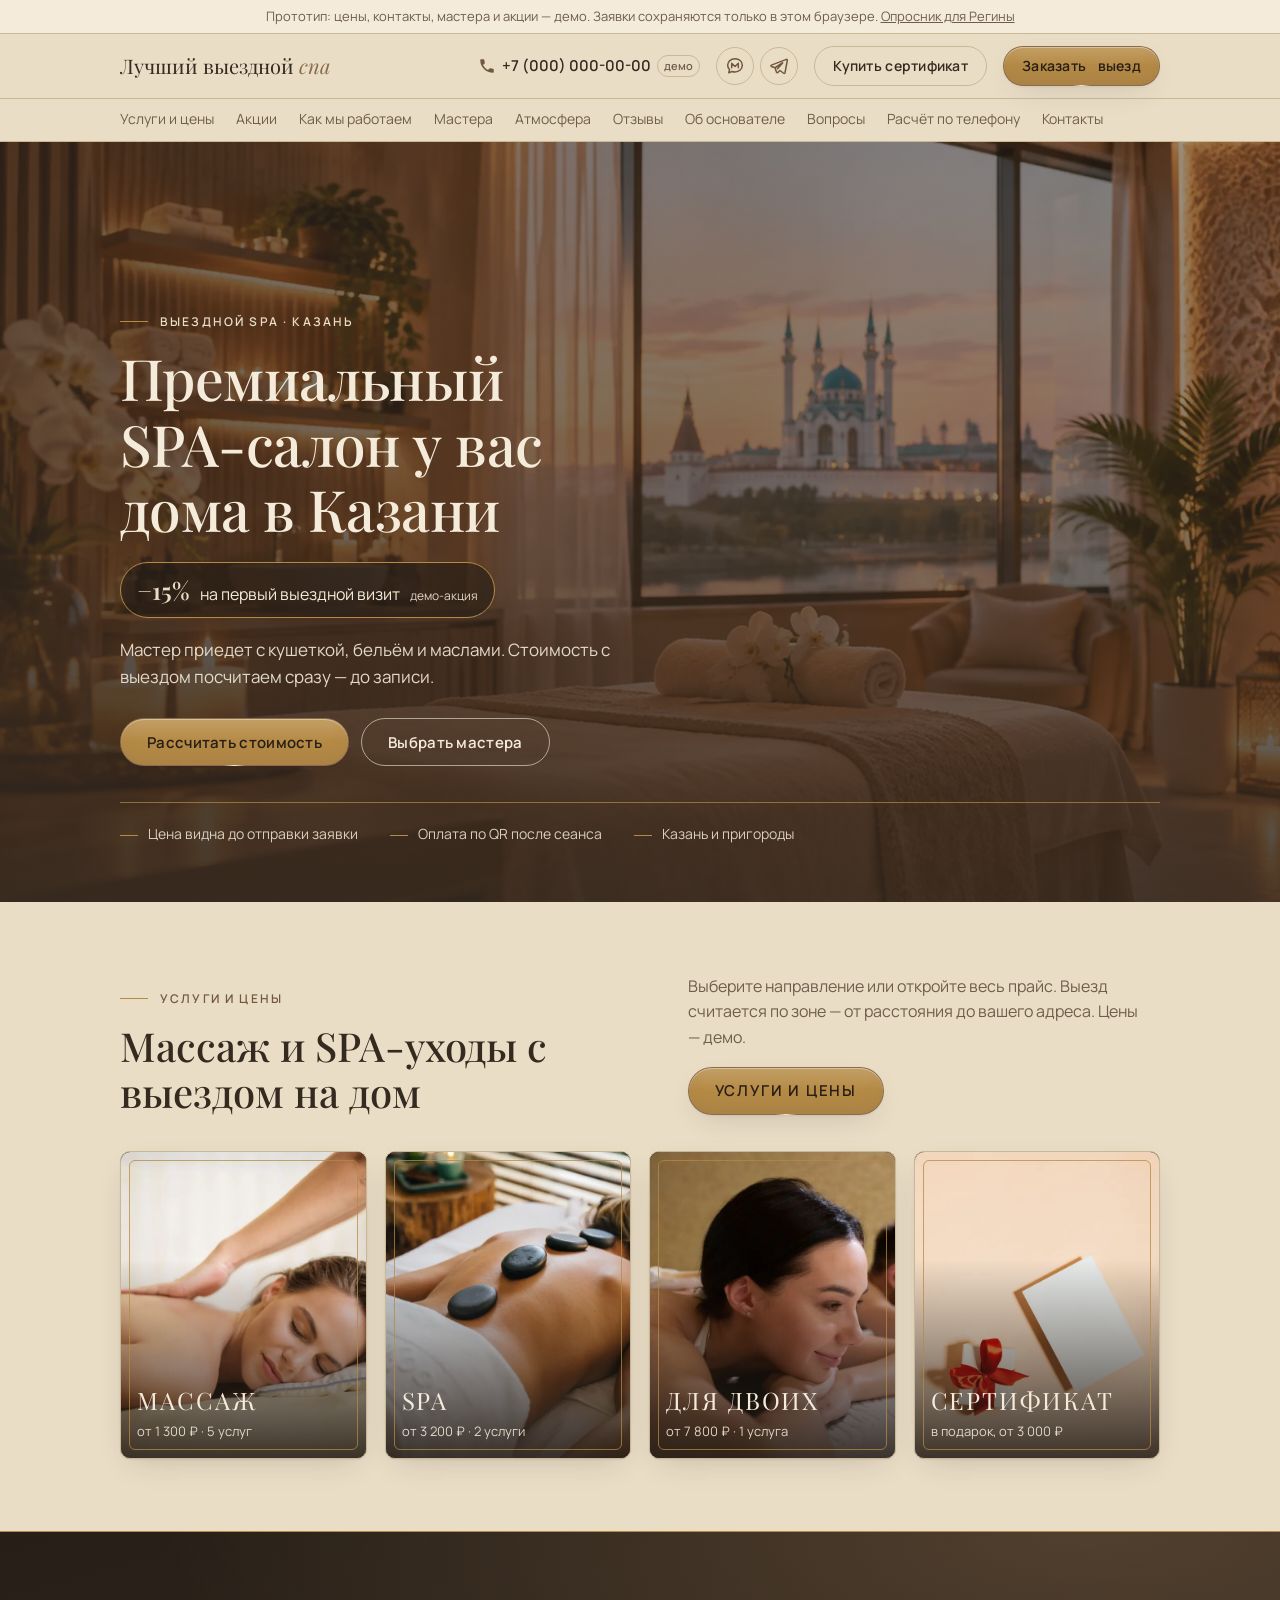
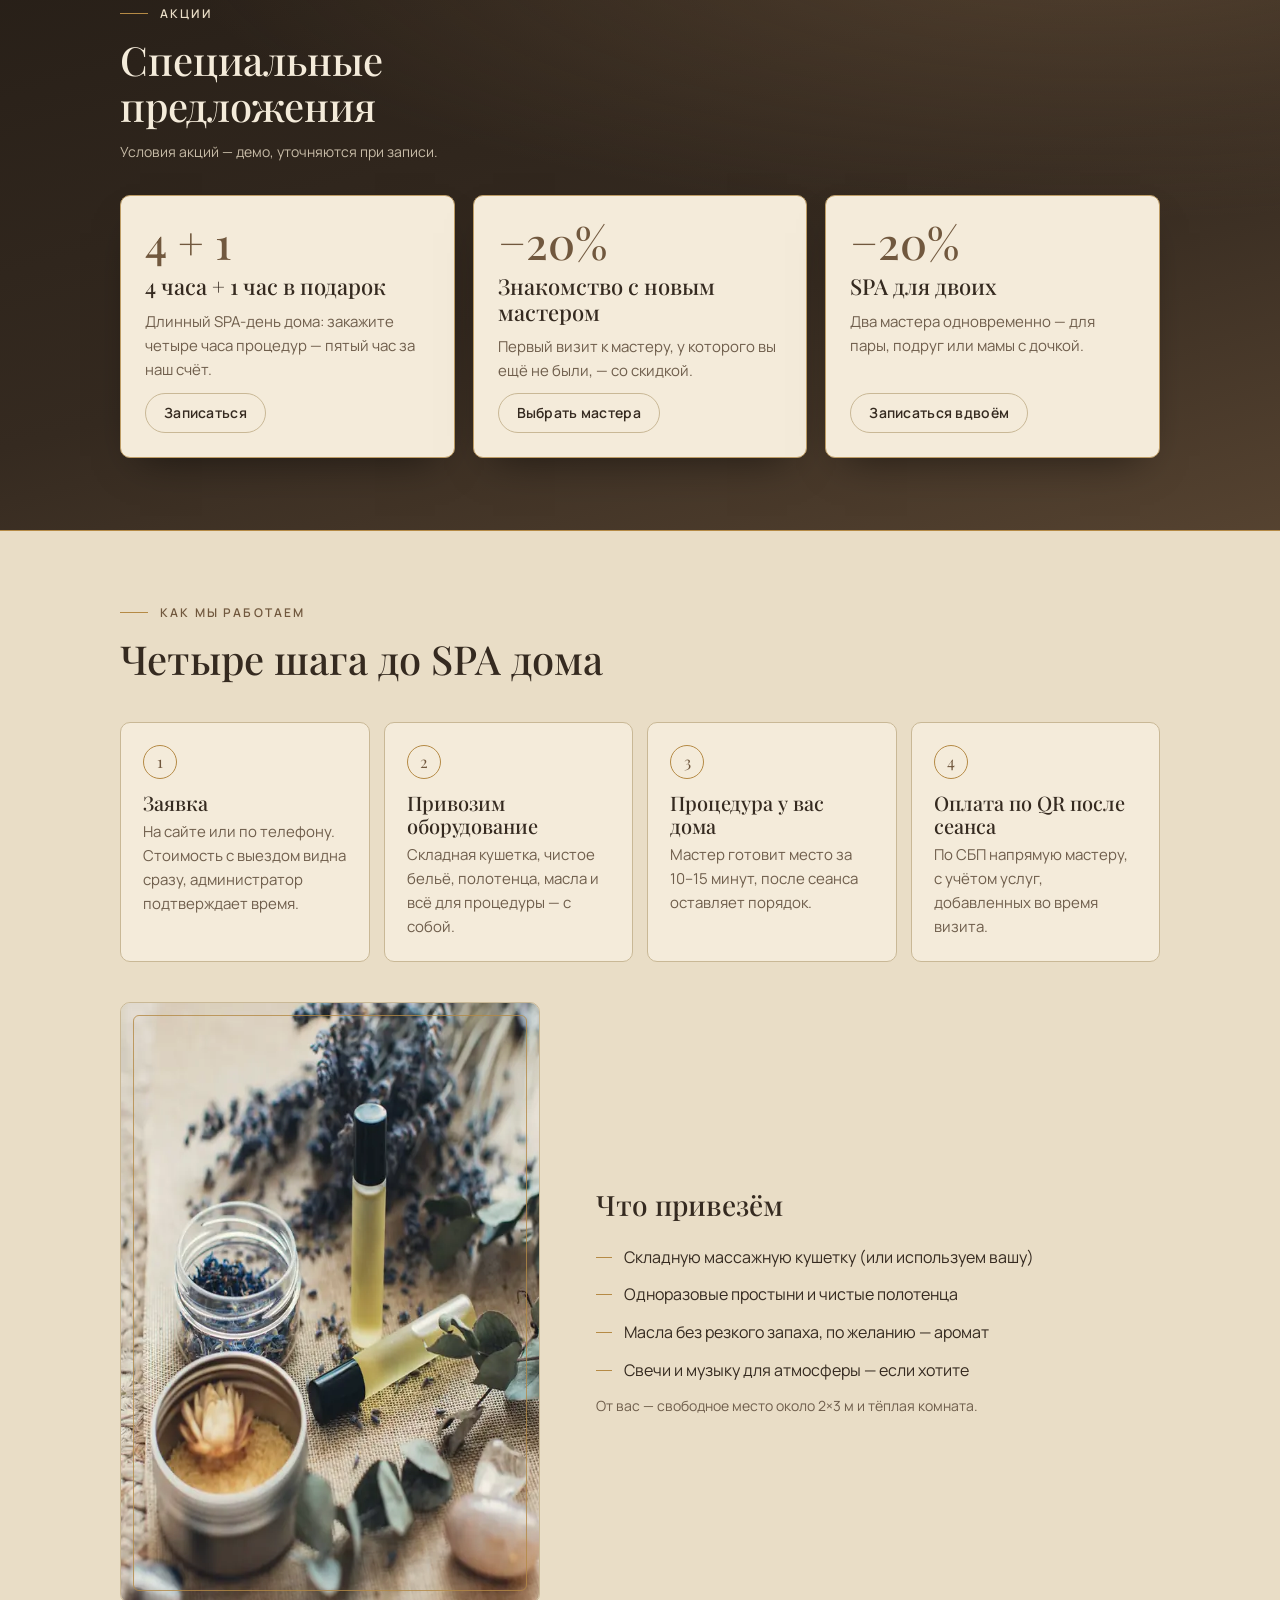
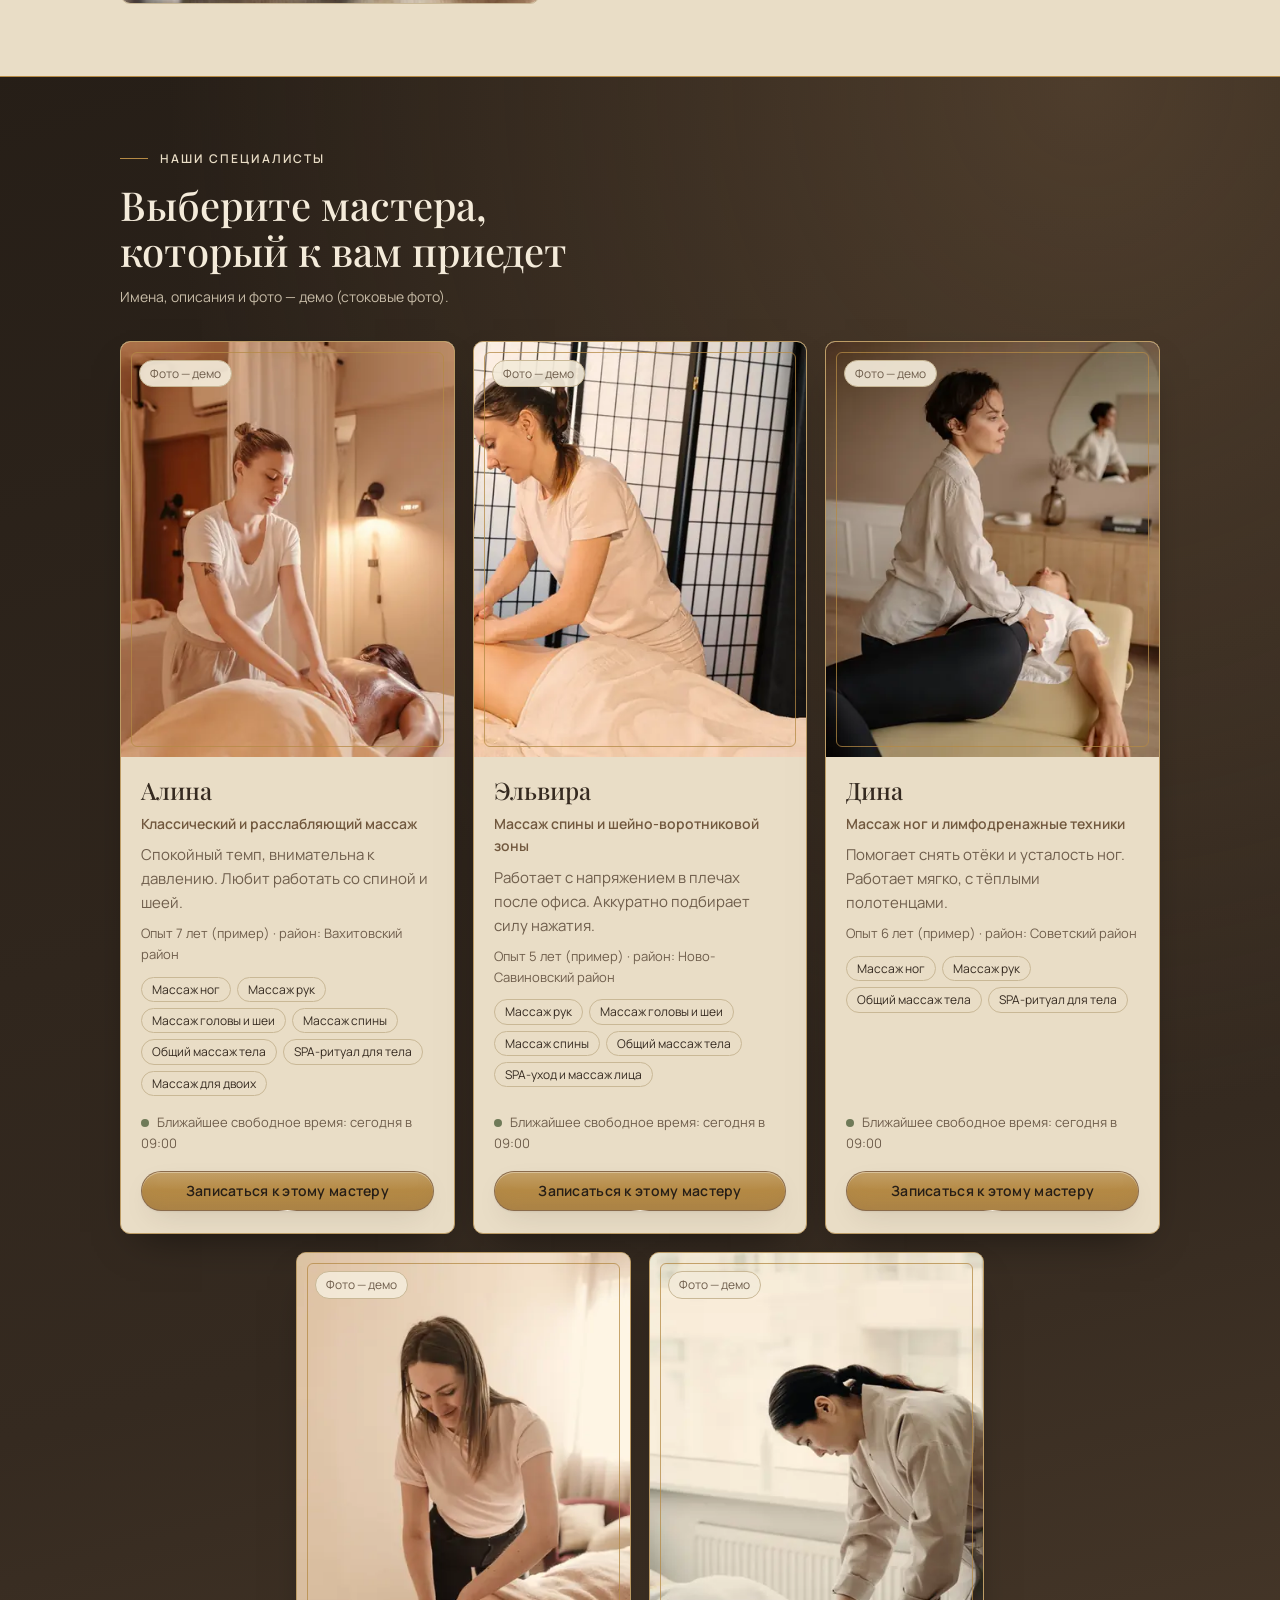
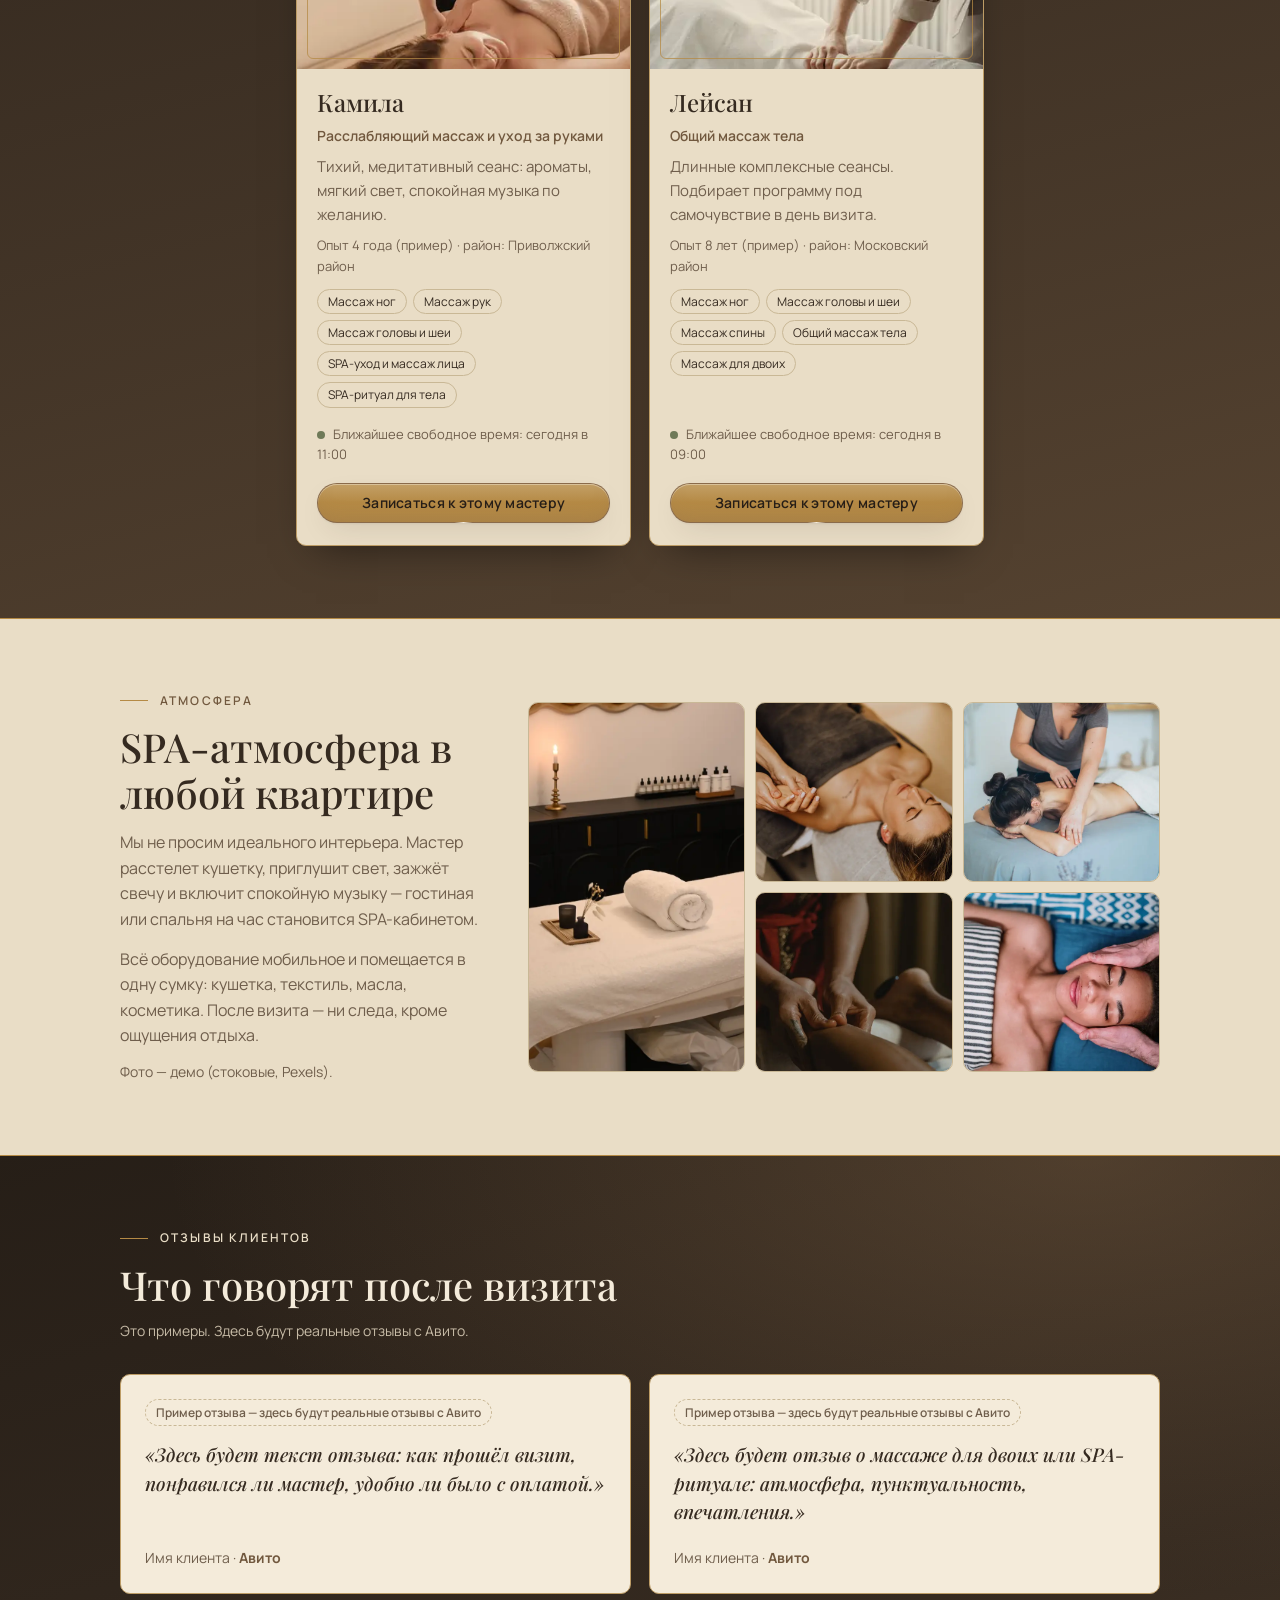
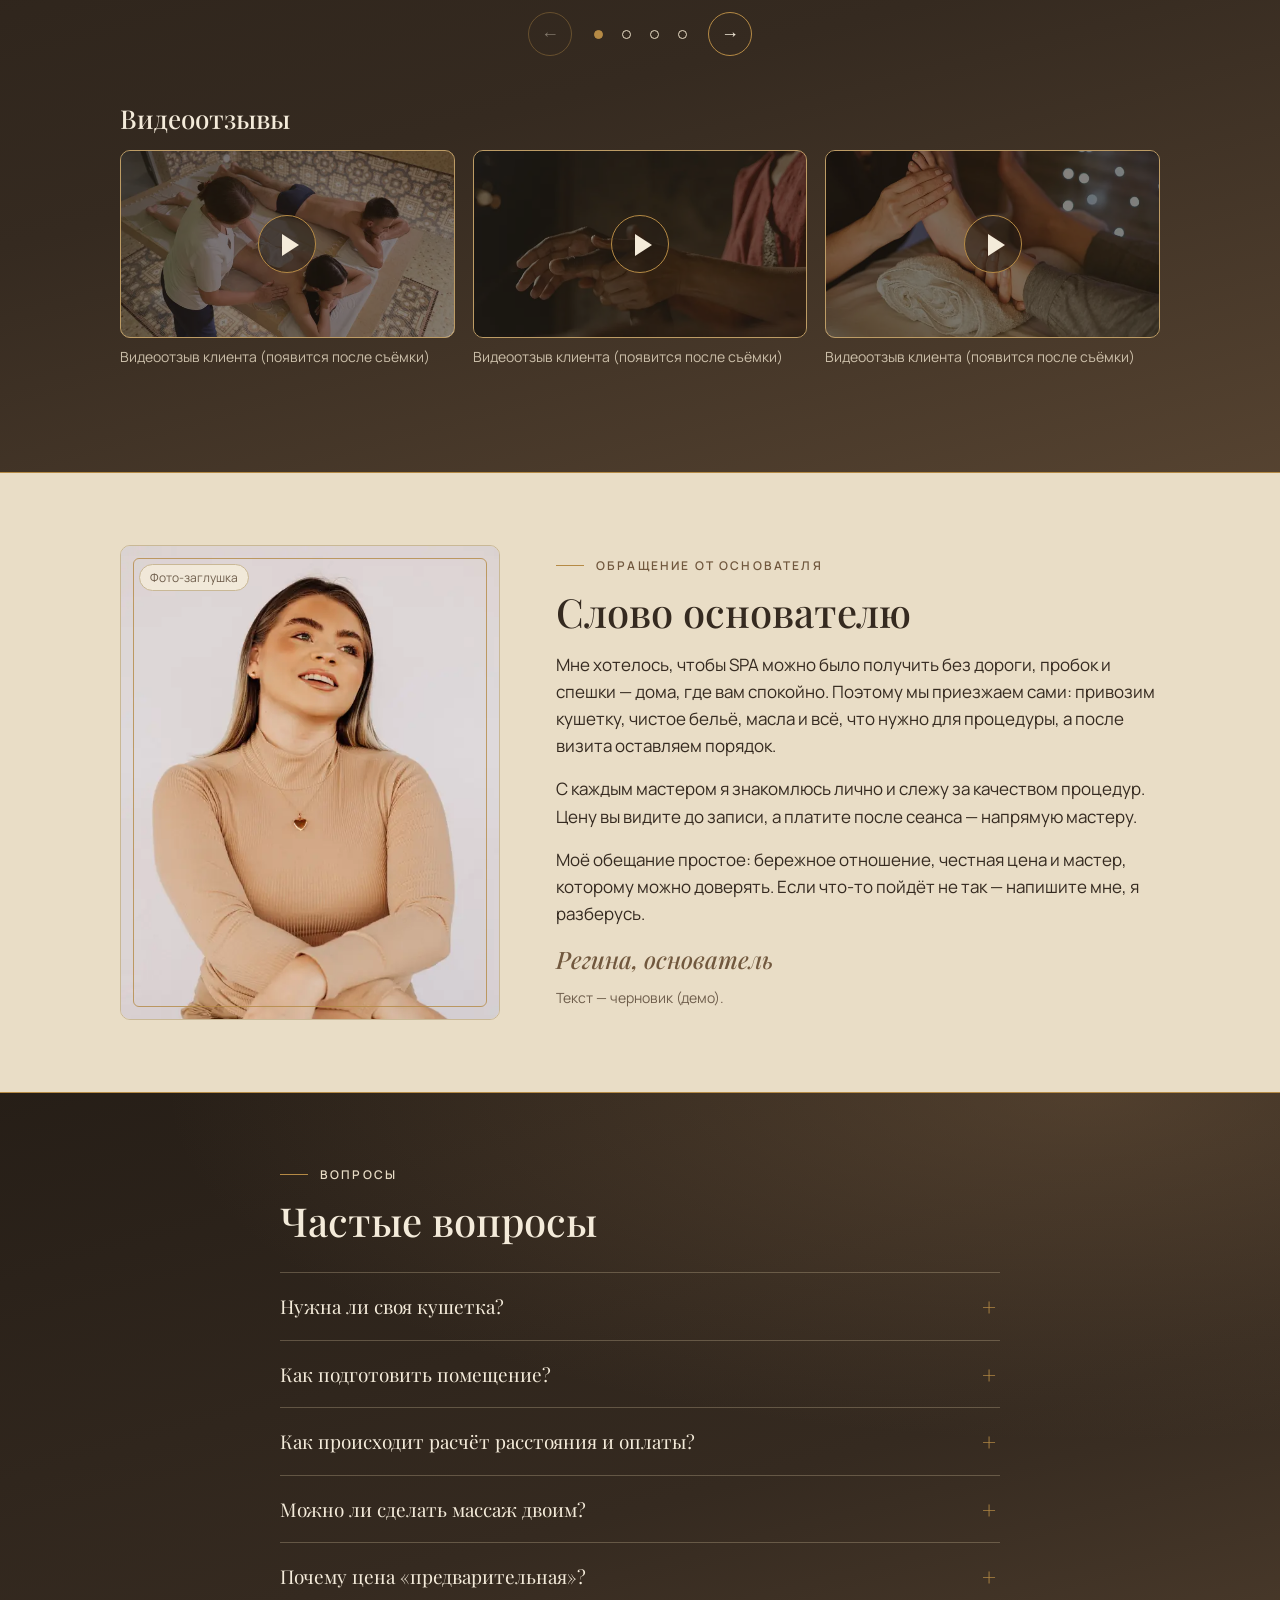
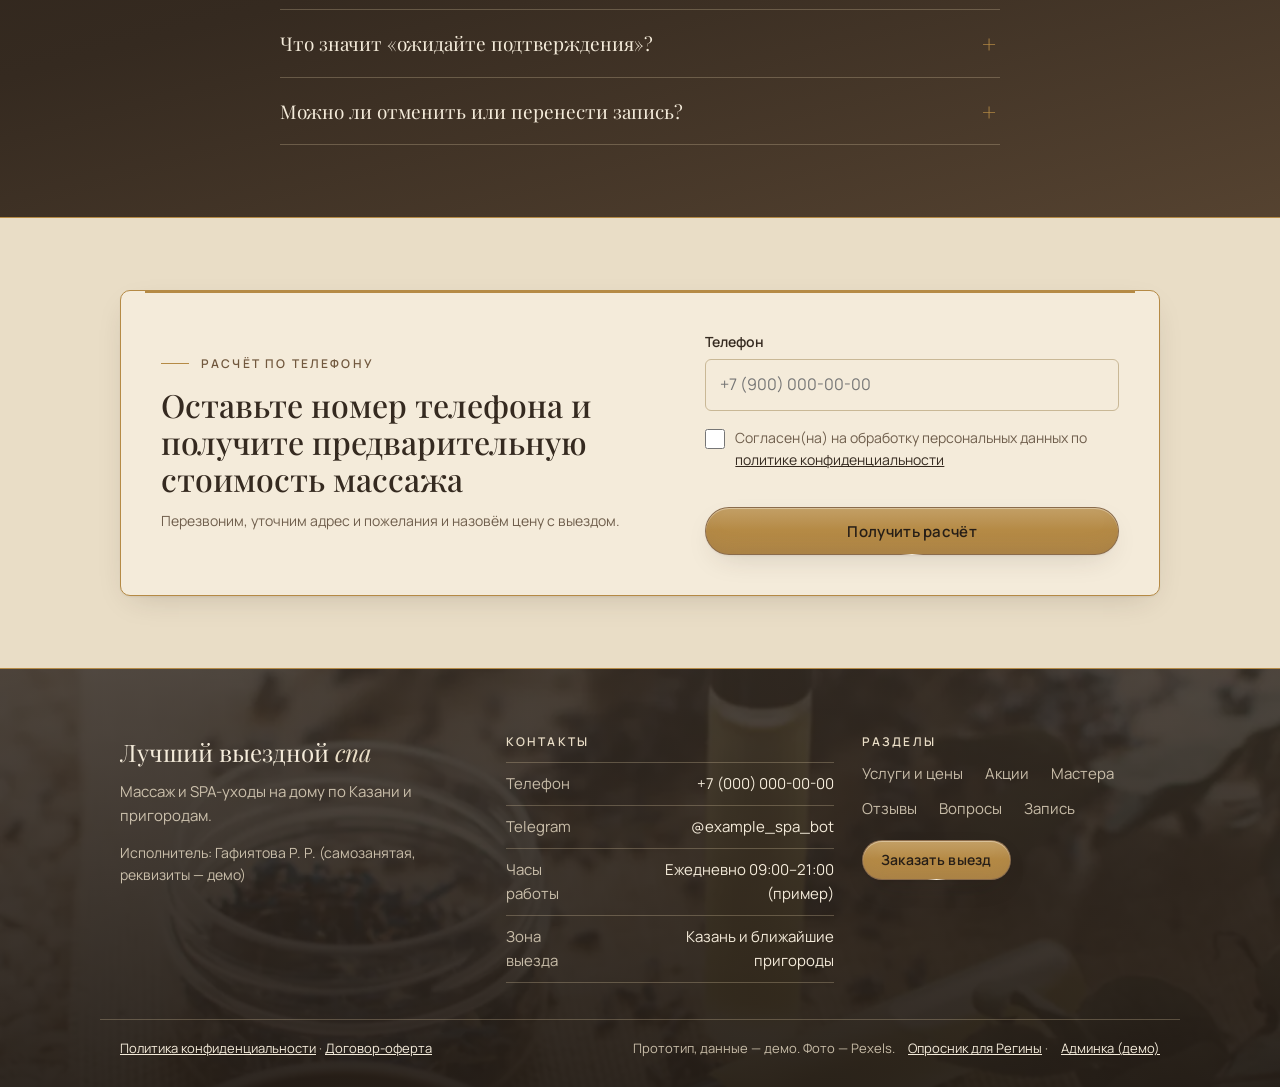
<file: index.html>
<!doctype html>
<html lang="ru">
<head>
<meta charset="utf-8">
<meta name="viewport" content="width=device-width, initial-scale=1">
<title>Премиальный SPA-салон у вас дома в Казани — выездной массаж (прототип)</title>
<meta name="description" content="Прототип сайта выездного SPA в Казани: массаж и SPA-уходы на дому, расчёт стоимости выезда по зонам, выбор мастера и запись на удобное время.">
<meta name="robots" content="noindex">
<meta name="theme-color" content="#E9DDC6">
<link rel="icon" href="data:,">
<link rel="preconnect" href="https://fonts.googleapis.com">
<link rel="preconnect" href="https://fonts.gstatic.com" crossorigin>
<link href="https://fonts.googleapis.com/css2?family=Manrope:wght@400;500;600;700&family=Playfair+Display:ital,wght@0,500;0,600;1,500&display=swap" rel="stylesheet">
<link rel="preload" as="image" href="images/hero-960.webp" imagesrcset="images/hero-960.webp 960w, images/hero-1920.webp 1920w" imagesizes="100vw">
<link rel="stylesheet" href="css/style.css">
<link rel="stylesheet" href="css/v2.css">
</head>
<body>
<a class="skip" href="#services">Перейти к содержанию</a>
<div class="demo-bar" role="note">Прототип: цены, контакты, мастера и акции — демо. Заявки сохраняются только в этом браузере. <a href="anketa/">Опросник для Регины</a></div>

<header class="header" id="top">
  <div class="container header__inner">
    <button class="burger" type="button" id="burger" aria-expanded="false" aria-controls="nav" aria-label="Меню"><span aria-hidden="true"></span></button>
    <a class="wordmark" href="#top" aria-label="Лучший выездной спа в Казани — наверх">Лучший выездной <span>спа</span></a>
    <a class="hphone" href="tel:+70000000000" id="hPhone"><svg viewBox="0 0 24 24" width="18" height="18" aria-hidden="true"><path fill="currentColor" d="M6.6 10.8a15.1 15.1 0 0 0 6.6 6.6l2.2-2.2c.3-.3.7-.4 1-.2 1.1.4 2.3.6 3.6.6.6 0 1 .4 1 1V20c0 .6-.4 1-1 1A17 17 0 0 1 3 4c0-.6.4-1 1-1h3.5c.6 0 1 .4 1 1 0 1.3.2 2.5.6 3.6.1.3 0 .7-.2 1z"/></svg><span class="hphone__num">+7 (000) 000-00-00</span><small>демо</small></a>
    <div class="hsoc">
      <a class="soc" href="#" data-stub aria-label="Написать в MAX (ссылка-заглушка)" title="MAX (демо)"><svg viewBox="0 0 24 24" width="20" height="20" aria-hidden="true"><path fill="none" stroke="currentColor" stroke-width="1.8" stroke-linejoin="round" d="M12 3.2c-4.9 0-8.8 3.5-8.8 7.9 0 2 .8 3.8 2.2 5.2l-.9 3.9 3.9-1.6c1.1.4 2.3.6 3.6.6 4.9 0 8.8-3.5 8.8-8.1S16.9 3.2 12 3.2z"/><path fill="none" stroke="currentColor" stroke-width="1.8" stroke-linecap="round" stroke-linejoin="round" d="M8 14V8.6l4 4 4-4V14"/></svg></a>
      <a class="soc" href="#" data-stub aria-label="Написать в Telegram (ссылка-заглушка)" title="Telegram (демо)"><svg viewBox="0 0 24 24" width="20" height="20" aria-hidden="true"><path fill="none" stroke="currentColor" stroke-width="1.8" stroke-linejoin="round" d="M20.8 4 2.9 10.9c-.8.3-.8 1.4 0 1.7l4.4 1.5 1.7 5.3c.2.7 1.1.9 1.6.4l2.5-2.4 4.5 3.3c.6.4 1.4.1 1.6-.6L22 5.1c.2-.8-.5-1.4-1.2-1.1z"/><path fill="none" stroke="currentColor" stroke-width="1.8" stroke-linecap="round" d="m7.3 14.1 9.5-6.3-6.6 7.4"/></svg></a>
    </div>
    <button class="btn btn--line btn--sm hcert" type="button" data-cert>Купить сертификат</button>
    <a class="btn btn--gold btn--sm hbook" href="#booking" data-book>Заказать<span class="hbook__more">&nbsp;выезд</span></a>
  </div>
  <nav class="nav" id="nav" aria-label="Разделы">
    <div class="container nav__inner">
      <a href="#services">Услуги и цены</a><a href="#promos">Акции</a><a href="#how">Как мы работаем</a><a href="#specialists">Мастера</a><a href="#gallery">Атмосфера</a><a href="#reviews">Отзывы</a><a href="#founder">Об основателе</a><a href="#faq">Вопросы</a><a href="#lead">Расчёт по телефону</a><a href="#footer">Контакты</a>
      <div class="nav__extra">
        <button class="btn btn--line btn--sm" type="button" data-cert>Купить сертификат</button>
        <span class="nav__soc"><a class="soc" href="#" data-stub aria-label="MAX (ссылка-заглушка)">MAX</a><a class="soc" href="#" data-stub aria-label="Telegram (ссылка-заглушка)">Telegram</a></span>
      </div>
    </div>
  </nav>
</header>

<main>
  <section class="hero" aria-labelledby="hero-title">
    <picture>
      <source type="image/webp" srcset="images/hero-960.webp 960w, images/hero-1920.webp 1920w" sizes="100vw">
      <img class="hero__img" src="images/hero-1920.jpg" srcset="images/hero-960.jpg 960w, images/hero-1920.jpg 1920w" sizes="100vw" alt="" fetchpriority="high">
    </picture>
    <div class="hero__shade" aria-hidden="true"></div>
    <div class="container hero__content">
      <p class="eyebrow eyebrow--light">Выездной SPA · Казань</p>
      <h1 id="hero-title" class="display">Премиальный SPA&#8209;салон у вас дома в&nbsp;Казани</h1>
      <p class="hero__promo"><b>−15%</b> на первый выездной визит <small>демо-акция</small></p>
      <p class="hero__lead">Мастер приедет с кушеткой, бельём и маслами. Стоимость с выездом посчитаем сразу — до записи.</p>
      <div class="hero__actions">
        <a class="btn btn--gold btn--shine" href="#booking" data-book>Рассчитать стоимость</a>
        <a class="btn btn--ghost-light" href="#specialists">Выбрать мастера</a>
      </div>
      <ul class="hero__facts">
        <li>Цена видна до отправки заявки</li>
        <li>Оплата по QR после сеанса</li>
        <li>Казань и пригороды</li>
      </ul>
    </div>
  </section>

  <section class="section" id="services" aria-labelledby="svc-title">
    <div class="container">
      <div class="split-head">
        <div>
          <p class="eyebrow">Услуги и цены</p>
          <h2 id="svc-title" class="h2">Массаж и SPA-уходы с выездом на дом</h2>
        </div>
        <div class="split-head__side">
          <p>Выберите направление или откройте весь прайс. Выезд считается по зоне — от расстояния до вашего адреса. Цены — демо.</p>
          <button class="btn btn--gold btn--shine btn--caps" type="button" data-price="all">Услуги и цены</button>
        </div>
      </div>
      <div class="cats">
        <button class="cat" type="button" data-price="massage"><img src="images/cat-massage.webp" alt="" width="600" height="750" loading="lazy" decoding="async"><span class="cat__txt"><span class="cat__t">Массаж</span><span class="cat__s" data-from="massage"></span></span></button>
        <button class="cat" type="button" data-price="spa"><img src="images/cat-spa.webp" alt="" width="600" height="750" loading="lazy" decoding="async"><span class="cat__txt"><span class="cat__t">SPA</span><span class="cat__s" data-from="spa"></span></span></button>
        <button class="cat" type="button" data-price="duo"><img src="images/cat-duo.webp" alt="" width="600" height="750" loading="lazy" decoding="async"><span class="cat__txt"><span class="cat__t">Для двоих</span><span class="cat__s" data-from="duo"></span></span></button>
        <button class="cat" type="button" data-cert><img src="images/cat-cert.webp" alt="" width="600" height="750" loading="lazy" decoding="async"><span class="cat__txt"><span class="cat__t">Сертификат</span><span class="cat__s">в подарок, от 3 000 ₽</span></span></button>
      </div>
    </div>
  </section>

  <section class="section section--dark" id="promos" aria-labelledby="promo-title">
    <div class="container">
      <p class="eyebrow">Акции</p>
      <h2 id="promo-title" class="h2">Специальные предложения</h2>
      <p class="note">Условия акций — демо, уточняются при записи.</p>
      <div class="promos">
        <article class="promo"><p class="promo__big">4 + 1</p><h3>4 часа + 1 час в&nbsp;подарок</h3><p>Длинный SPA-день дома: закажите четыре часа процедур — пятый час за наш счёт.</p><a class="btn btn--line btn--sm" href="#booking" data-book>Записаться</a></article>
        <article class="promo"><p class="promo__big">−20%</p><h3>Знакомство с новым мастером</h3><p>Первый визит к мастеру, у которого вы ещё не были, — со скидкой.</p><a class="btn btn--line btn--sm" href="#specialists">Выбрать мастера</a></article>
        <article class="promo"><p class="promo__big">−20%</p><h3>SPA для двоих</h3><p>Два мастера одновременно — для пары, подруг или мамы с дочкой.</p><a class="btn btn--line btn--sm" href="#booking" data-book data-book-svc="duo">Записаться вдвоём</a></article>
      </div>
    </div>
  </section>

  <section class="section" id="how" aria-labelledby="how-title">
    <div class="container">
      <p class="eyebrow">Как мы работаем</p>
      <h2 id="how-title" class="h2">Четыре шага до SPA дома</h2>
      <ol class="steps steps--4">
        <li class="step"><span class="step__n">1</span><h3>Заявка</h3><p>На сайте или по телефону. Стоимость с выездом видна сразу, администратор подтверждает время.</p></li>
        <li class="step"><span class="step__n">2</span><h3>Привозим оборудование</h3><p>Складная кушетка, чистое бельё, полотенца, масла и всё для процедуры — с собой.</p></li>
        <li class="step"><span class="step__n">3</span><h3>Процедура у вас дома</h3><p>Мастер готовит место за 10–15 минут, после сеанса оставляет порядок.</p></li>
        <li class="step"><span class="step__n">4</span><h3>Оплата по QR после сеанса</h3><p>По СБП напрямую мастеру, с учётом услуг, добавленных во время визита.</p></li>
      </ol>
      <div class="ritual__inner bring">
        <div class="ritual__media">
          <picture>
            <source type="image/webp" srcset="images/ritual-600.webp 600w, images/ritual-1200.webp 1200w" sizes="(min-width: 860px) 420px, 100vw">
            <img src="images/ritual-600.webp" alt="Масла, лаванда и тёплые камни для сеанса" loading="lazy" decoding="async" width="600" height="600">
          </picture>
        </div>
        <div class="ritual__text">
          <h3 class="h3">Что привезём</h3>
          <ul class="ticks">
            <li>Складную массажную кушетку (или используем вашу)</li>
            <li>Одноразовые простыни и чистые полотенца</li>
            <li>Масла без резкого запаха, по желанию — аромат</li>
            <li>Свечи и музыку для атмосферы — если хотите</li>
          </ul>
          <p class="note">От вас — свободное место около 2×3 м и тёплая комната.</p>
        </div>
      </div>
    </div>
  </section>

  <section class="section section--dark" id="specialists" aria-labelledby="spec-title">
    <div class="container">
      <p class="eyebrow">Наши специалисты</p>
      <h2 id="spec-title" class="h2">Выберите мастера, который к вам приедет</h2>
      <p class="note">Имена, описания и фото — демо (стоковые фото).</p>
      <div class="spec-grid" id="specGrid"></div>
    </div>
  </section>

  <section class="section" id="gallery" aria-labelledby="gal-title">
    <div class="container gallery">
      <div class="gallery__text">
        <p class="eyebrow">Атмосфера</p>
        <h2 id="gal-title" class="h2">SPA-атмосфера в любой квартире</h2>
        <p>Мы не просим идеального интерьера. Мастер расстелет кушетку, приглушит свет, зажжёт свечу и включит спокойную музыку — гостиная или спальня на час становится SPA-кабинетом.</p>
        <p>Всё оборудование мобильное и помещается в одну сумку: кушетка, текстиль, масла, косметика. После визита — ни следа, кроме ощущения отдыха.</p>
        <p class="note">Фото — демо (стоковые, Pexels).</p>
      </div>
      <div class="gallery__grid">
        <img class="g1" src="images/gal-1.webp" alt="Кушетка с полотенцем и свечой" width="800" height="1000" loading="lazy" decoding="async">
        <img src="images/gal-2.webp" alt="Массаж плеч и шеи" width="800" height="600" loading="lazy" decoding="async">
        <img src="images/gal-3.webp" alt="Массаж спины на мобильной кушетке" width="800" height="600" loading="lazy" decoding="async">
        <img src="images/gal-4.webp" alt="Массаж ног в приглушённом свете" width="800" height="600" loading="lazy" decoding="async">
        <img src="images/gal-5.webp" alt="Массаж лица" width="800" height="600" loading="lazy" decoding="async">
      </div>
    </div>
  </section>

  <section class="section section--dark" id="reviews" aria-labelledby="rev-title">
    <div class="container">
      <p class="eyebrow">Отзывы клиентов</p>
      <h2 id="rev-title" class="h2">Что говорят после визита</h2>
      <p class="note">Это примеры. Здесь будут реальные отзывы с Авито.</p>
      <div class="carousel" id="revCarousel" role="region" aria-roledescription="карусель" aria-label="Примеры отзывов" tabindex="0">
        <div class="carousel__track" id="revTrack">
          <article class="review" role="group" aria-roledescription="слайд" aria-label="1 из 4"><p class="review__tag">Пример отзыва — здесь будут реальные отзывы с Авито</p><blockquote>Здесь будет текст отзыва: как прошёл визит, понравился ли мастер, удобно ли было с оплатой.</blockquote><p class="review__who">Имя клиента · <span class="src">Авито</span></p></article>
          <article class="review" role="group" aria-roledescription="слайд" aria-label="2 из 4"><p class="review__tag">Пример отзыва — здесь будут реальные отзывы с Авито</p><blockquote>Здесь будет отзыв о массаже для двоих или SPA-ритуале: атмосфера, пунктуальность, впечатления.</blockquote><p class="review__who">Имя клиента · <span class="src">Авито</span></p></article>
          <article class="review" role="group" aria-roledescription="слайд" aria-label="3 из 4"><p class="review__tag">Пример отзыва — здесь будут реальные отзывы с Авито</p><blockquote>Здесь будет отзыв о подарочном сертификате: как оформили и как прошёл визит.</blockquote><p class="review__who">Имя клиента · <span class="src">Авито</span></p></article>
          <article class="review" role="group" aria-roledescription="слайд" aria-label="4 из 4"><p class="review__tag">Пример отзыва — здесь будут реальные отзывы с Авито</p><blockquote>Здесь будет отзыв постоянного клиента: почему возвращается и к какому мастеру.</blockquote><p class="review__who">Имя клиента · <span class="src">Авито</span></p></article>
        </div>
        <div class="carousel__nav">
          <button class="cbtn" type="button" id="revPrev" aria-label="Предыдущий отзыв">←</button>
          <div class="dots" id="revDots"></div>
          <button class="cbtn" type="button" id="revNext" aria-label="Следующий отзыв">→</button>
        </div>
      </div>
      <h3 class="h3 videos__title">Видеоотзывы</h3>
      <div class="videos">
        <figure class="vthumb"><button type="button" data-video style="background-image:url(images/video-1.webp)" aria-label="Видеоотзыв клиента — появится после съёмки"><span class="play" aria-hidden="true"></span></button><figcaption>Видеоотзыв клиента (появится после съёмки)</figcaption></figure>
        <figure class="vthumb"><button type="button" data-video style="background-image:url(images/video-2.webp)" aria-label="Видеоотзыв клиента — появится после съёмки"><span class="play" aria-hidden="true"></span></button><figcaption>Видеоотзыв клиента (появится после съёмки)</figcaption></figure>
        <figure class="vthumb"><button type="button" data-video style="background-image:url(images/video-3.webp)" aria-label="Видеоотзыв клиента — появится после съёмки"><span class="play" aria-hidden="true"></span></button><figcaption>Видеоотзыв клиента (появится после съёмки)</figcaption></figure>
      </div>
      <p class="note" id="videoNote" aria-live="polite"></p>
    </div>
  </section>

  <section class="section" id="founder" aria-labelledby="founder-title">
    <div class="container founder">
      <div class="founder__media"><span class="badge">Фото-заглушка</span><img src="images/founder.webp" alt="Фото-заглушка: основатель салона" width="600" height="750" loading="lazy" decoding="async"></div>
      <div class="founder__text">
        <p class="eyebrow">Обращение от основателя</p>
        <h2 id="founder-title" class="h2">Слово основателю</h2>
        <p>Мне хотелось, чтобы SPA можно было получить без дороги, пробок и спешки — дома, где вам спокойно. Поэтому мы приезжаем сами: привозим кушетку, чистое бельё, масла и всё, что нужно для процедуры, а после визита оставляем порядок.</p>
        <p>С каждым мастером я знакомлюсь лично и слежу за качеством процедур. Цену вы видите до записи, а платите после сеанса — напрямую мастеру.</p>
        <p>Моё обещание простое: бережное отношение, честная цена и мастер, которому можно доверять. Если что-то пойдёт не так — напишите мне, я разберусь.</p>
        <p class="founder__sign">Регина, основатель</p>
        <p class="note">Текст — черновик (демо).</p>
      </div>
    </div>
  </section>

  <section class="section section--dark" id="faq" aria-labelledby="faq-title">
    <div class="container container--narrow">
      <p class="eyebrow">Вопросы</p>
      <h2 id="faq-title" class="h2">Частые вопросы</h2>
      <div class="faq">
        <details><summary>Нужна ли своя кушетка?</summary><p>Нет. Мастер привозит складную кушетку, одноразовые простыни, полотенца и масла. Если у вас есть своя кушетка — можно работать на ней.</p></details>
        <details><summary>Как подготовить помещение?</summary><p>Нужно свободное место около 2×3 метра, тёплая комната (22–24 °C) и розетка рядом. Остальное мастер подготовит сам за 10–15 минут.</p></details>
        <details><summary>Как происходит расчёт расстояния и оплаты?</summary><p id="faqZones">Стоимость = услуги + выезд. Выезд зависит от зоны — расстояния по дороге от нашей базы до вашего адреса. Дальше последней зоны — по договорённости. Оплата после сеанса по QR-коду СБП напрямую мастеру.</p></details>
        <details><summary>Можно ли сделать массаж двоим?</summary><p>Да. Выберите «Массаж для двоих» — приедут два мастера и проведут сеанс одновременно. Можно и по очереди у одного мастера — укажите это в комментарии.</p></details>
        <details><summary>Почему цена «предварительная»?</summary><p>Итог может измениться, если во время сеанса вы добавите услугу. Без вашего согласия сумма не меняется.</p></details>
        <details><summary>Что значит «ожидайте подтверждения»?</summary><p>Выбранное время держится за вами 60 минут. За это время администратор звонит и подтверждает запись. Если связаться не удалось, время снова становится свободным.</p></details>
        <details><summary>Можно ли отменить или перенести запись?</summary><p>Да, сообщите администратору. Правила отмены — демо, уточним при запуске.</p></details>
      </div>
    </div>
  </section>

  <section class="section" id="lead" aria-labelledby="lead-title">
    <div class="container">
      <div class="leadbox">
        <div>
          <p class="eyebrow">Расчёт по телефону</p>
          <h2 id="lead-title" class="h2">Оставьте номер телефона и получите предварительную стоимость массажа</h2>
          <p class="note">Перезвоним, уточним адрес и пожелания и назовём цену с выездом.</p>
        </div>
        <form class="leadform" id="leadForm" novalidate>
          <div class="field"><label for="leadPhone">Телефон</label><input id="leadPhone" type="tel" data-mask autocomplete="tel" inputmode="tel" placeholder="+7 (900) 000-00-00" required></div>
          <div class="field field--check"><input id="leadAgree" type="checkbox" required><label for="leadAgree">Согласен(на) на обработку персональных данных по <a href="privacy.html" target="_blank" rel="noopener">политике конфиденциальности</a></label></div>
          <p class="error" id="leadErr" role="alert"></p>
          <button class="btn btn--gold btn--shine" type="submit">Получить расчёт</button>
          <p class="leadform__ok" id="leadOk" role="status" hidden></p>
        </form>
      </div>
    </div>
  </section>
</main>

<footer class="footer" id="footer">
  <div class="footer__bg" aria-hidden="true"></div>
  <div class="container footer__inner footer__inner--v2">
    <div class="footer__brand">
      <span class="wordmark wordmark--light">Лучший выездной <span>спа</span></span>
      <p>Массаж и SPA-уходы на дому по Казани и пригородам.</p>
      <p class="footer__exec">Исполнитель: Гафиятова Р. Р. (самозанятая, реквизиты — демо)</p>
    </div>
    <div>
      <h2 class="footer__h">Контакты</h2>
      <dl class="contacts__list footer__contacts" id="contactsList">
        <div><dt>Телефон</dt><dd>+7 (000) 000-00-00</dd></div>
      </dl>
    </div>
    <div>
      <h2 class="footer__h">Разделы</h2>
      <nav class="footer__nav" aria-label="Разделы в подвале">
        <a href="#services">Услуги и цены</a><a href="#promos">Акции</a><a href="#specialists">Мастера</a><a href="#reviews">Отзывы</a><a href="#faq">Вопросы</a><a href="#booking" data-book>Запись</a>
      </nav>
      <a class="btn btn--gold btn--shine btn--sm footer__cta" href="#booking" data-book>Заказать выезд</a>
    </div>
  </div>
  <div class="container footer__bottom">
    <span><a href="privacy.html">Политика конфиденциальности</a> · <a href="offer.html">Договор-оферта</a></span>
    <span>Прототип, данные — демо. Фото — Pexels. <a class="footer__admin" href="anketa/">Опросник для Регины</a> · <a class="footer__admin" href="admin/">Админка (демо)</a></span>
  </div>
</footer>

<dialog class="dlg dlg--wide" id="bookDlg" aria-labelledby="book-title">
  <div class="dlg__head">
    <div><p class="eyebrow">Запись / расчёт стоимости</p><h2 id="book-title" class="h3">Заказать выезд мастера</h2></div>
    <button class="dlg__x" type="button" data-dlg-close aria-label="Закрыть">×</button>
  </div>
  <section id="booking" aria-label="Форма записи">
      <div class="booking">
        <form class="wizard" id="wizard" novalidate>
          <div class="picked" id="picked" aria-live="polite" hidden></div>
          <ol class="progress" id="progress" aria-label="Шаги записи">
            <li data-step="1">Мастер</li><li data-step="2">Услуги</li><li data-step="3">Адрес</li><li data-step="4">Время</li><li data-step="5">Контакты</li>
          </ol>

          <fieldset class="panel" data-step="1">
            <legend class="panel__title" tabindex="-1">1. Выберите мастера</legend>
            <div class="choice-list" id="specChoices"></div>
            <p class="error" id="err1" role="alert"></p>
          </fieldset>

          <fieldset class="panel" data-step="2" hidden>
            <legend class="panel__title" tabindex="-1">2. Выберите услуги</legend>
            <div class="choice-list" id="svcChoices"></div>
            <p class="error" id="err2" role="alert"></p>
          </fieldset>

          <fieldset class="panel" data-step="3" hidden>
            <legend class="panel__title" tabindex="-1">3. Адрес выезда</legend>
            <div class="field combo">
              <label for="addr">Улица или посёлок в Казани</label>
              <input id="addr" type="text" autocomplete="off" role="combobox" aria-autocomplete="list" aria-expanded="false" aria-controls="addrList" aria-describedby="addrHint" placeholder="Например, Баумана">
              <ul class="combo__list" id="addrList" role="listbox" hidden></ul>
              <p class="hint" id="addrHint">Начните вводить и выберите вариант. В прототипе — локальный список улиц, координаты приблизительные.</p>
            </div>
            <div class="row3">
              <div class="field"><label for="house">Дом</label><input id="house" type="text" inputmode="text" autocomplete="off"></div>
              <div class="field"><label for="flat">Квартира</label><input id="flat" type="text" autocomplete="off"></div>
              <div class="field"><label for="entr">Подъезд, этаж</label><input id="entr" type="text" autocomplete="off"></div>
            </div>
            <div class="distance" id="distanceBox" aria-live="polite"></div>
            <p class="error" id="err3" role="alert"></p>
          </fieldset>

          <fieldset class="panel" data-step="4" hidden>
            <legend class="panel__title" tabindex="-1">4. Дата и время</legend>
            <p class="hint" id="durHint"></p>
            <div class="days" id="days" role="radiogroup" aria-label="Дата"></div>
            <div class="slots" id="slots" role="radiogroup" aria-label="Время начала"></div>
            <p class="legend-line"><span class="dot dot--free"></span>свободно <span class="dot dot--busy"></span>занято <span class="dot dot--hold"></span>ожидает подтверждения</p>
            <p class="error" id="err4" role="alert"></p>
          </fieldset>

          <fieldset class="panel" data-step="5" hidden>
            <legend class="panel__title" tabindex="-1">5. Контакты</legend>
            <div class="field"><label for="name">Имя</label><input id="name" type="text" autocomplete="given-name" required></div>
            <div class="field"><label for="phone">Телефон</label><input id="phone" type="tel" autocomplete="tel" inputmode="tel" placeholder="+7 (900) 000-00-00" required></div>
            <div class="field"><label for="comment">Комментарий <span class="muted">(необязательно)</span></label><textarea id="comment" rows="3" placeholder="Домофон, парковка, пожелания по давлению"></textarea></div>
            <div class="field field--check"><input id="agree" type="checkbox" required><label for="agree">Согласен(на) на обработку персональных данных по <a href="privacy.html" target="_blank" rel="noopener">политике конфиденциальности</a></label></div>
            <p class="error" id="err5" role="alert"></p>
          </fieldset>

          <p class="wizard__total" aria-hidden="true">Предварительно: <strong id="totalMini">—</strong></p>
          <div class="wizard__nav">
            <button type="button" class="btn btn--line" id="backBtn">Назад</button>
            <button type="button" class="btn btn--gold btn--shine" id="nextBtn">Далее</button>
          </div>
        </form>

        <aside class="summary" aria-labelledby="sumTitle">
          <h3 id="sumTitle" class="summary__title">Ваша заявка</h3>
          <dl class="summary__list" id="summary"></dl>
          <div class="summary__total" aria-live="polite"><span>Предварительно</span><strong id="total">—</strong></div>
          <details class="formula">
            <summary>Как считаем цену</summary>
            <p id="formulaHead"></p>
            <p id="formulaVals" class="muted"></p>
          </details>
        </aside>
      </div>
  </section>
</dialog>

<dialog class="dlg" id="priceDlg" aria-labelledby="price-title">
  <div class="dlg__head">
    <div><p class="eyebrow">Прайс (демо)</p><h2 id="price-title" class="h3">Услуги и цены</h2></div>
    <button class="dlg__x" type="button" data-dlg-close aria-label="Закрыть">×</button>
  </div>
  <div class="ptabs" role="group" aria-label="Раздел прайса">
    <button type="button" data-pf="all" aria-pressed="true">Все</button><button type="button" data-pf="massage" aria-pressed="false">Массаж</button><button type="button" data-pf="spa" aria-pressed="false">SPA</button><button type="button" data-pf="duo" aria-pressed="false">Для двоих</button>
  </div>
  <ul class="svc-list" id="svcList"></ul>
  <p class="note" id="priceZones"></p>
  <div class="dlg__foot"><a class="btn btn--gold btn--shine" href="#booking" data-book>Рассчитать стоимость</a></div>
</dialog>

<dialog class="dlg" id="certDlg" aria-labelledby="cert-title">
  <div class="dlg__head">
    <div><p class="eyebrow">В подарок</p><h2 id="cert-title" class="h3">Купить сертификат</h2></div>
    <button class="dlg__x" type="button" data-dlg-close aria-label="Закрыть">×</button>
  </div>
  <form id="certForm" novalidate>
    <p class="note" style="margin-top:0">Прототип: оплата не подключена. Заявка придёт администратору, он перезвонит.</p>
    <fieldset class="nominals"><legend>Номинал</legend>
      <label><input type="radio" name="nominal" value="3000"><span>3 000 ₽</span></label>
      <label><input type="radio" name="nominal" value="5000" checked><span>5 000 ₽</span></label>
      <label><input type="radio" name="nominal" value="7000"><span>7 000 ₽</span></label>
      <label><input type="radio" name="nominal" value="10000"><span>10 000 ₽</span></label>
    </fieldset>
    <div class="field"><label for="certName">Ваше имя</label><input id="certName" type="text" autocomplete="given-name" required></div>
    <div class="field"><label for="certPhone">Телефон</label><input id="certPhone" type="tel" data-mask autocomplete="tel" inputmode="tel" placeholder="+7 (900) 000-00-00" required></div>
    <div class="field field--check"><input id="certAgree" type="checkbox" required><label for="certAgree">Согласен(на) на обработку персональных данных по <a href="privacy.html" target="_blank" rel="noopener">политике конфиденциальности</a></label></div>
    <p class="error" id="certErr" role="alert"></p>
    <div class="dlg__foot"><button class="btn btn--gold btn--shine" type="submit">Оформить заявку</button></div>
    <p class="leadform__ok" id="certOk" role="status" hidden></p>
  </form>
</dialog>

<div class="modal" id="modal" hidden>
  <div class="modal__backdrop" data-close></div>
  <div class="modal__box" role="dialog" aria-modal="true" aria-labelledby="modalTitle" tabindex="-1">
    <button class="modal__x" type="button" data-close aria-label="Закрыть">×</button>
    <p class="eyebrow">Демо-статус заявки</p>
    <h2 id="modalTitle" class="h3">Заявка отправлена, ожидайте подтверждения</h2>
    <p class="muted" id="modalLead"></p>
    <ol class="timeline" id="timeline"></ol>
    <dl class="summary__list" id="modalSummary"></dl>
    <div class="modal__actions">
      <button class="btn btn--line" type="button" id="simConfirm">Демо: подтвердить как администратор</button>
      <button class="btn btn--gold btn--shine" type="button" data-close>Готово</button>
    </div>
  </div>
</div>

<script src="js/config.js"></script>
<script src="js/data.js"></script>
<script src="js/store.js"></script>
<script src="js/app.js"></script>
</body>
</html>
</file>
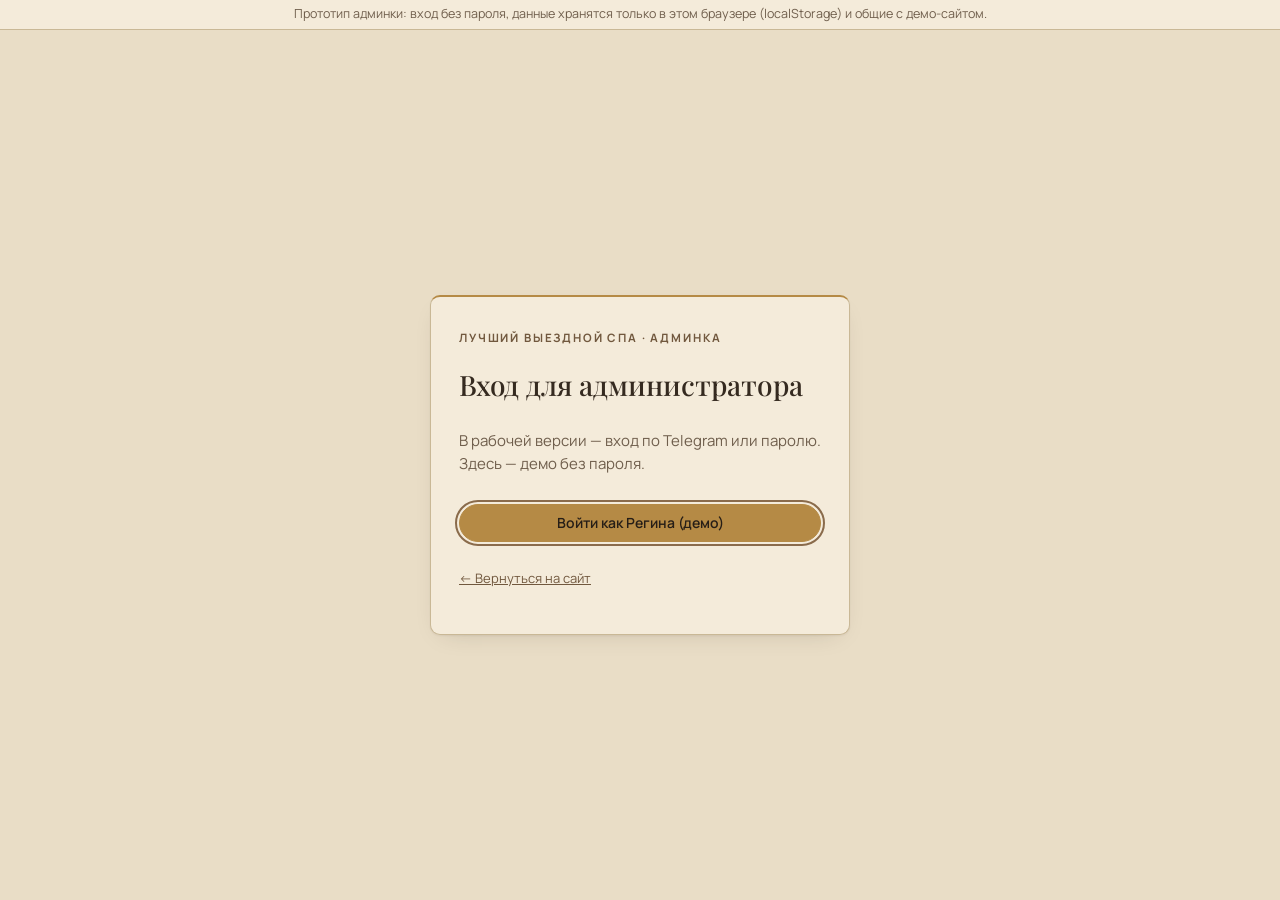
<file: admin/index.html>
<!doctype html>
<html lang="ru">
<head>
<meta charset="utf-8">
<meta name="viewport" content="width=device-width, initial-scale=1">
<title>Админка (демо) — Лучший выездной спа в Казани</title>
<meta name="robots" content="noindex, nofollow">
<link rel="icon" href="data:,">
<link rel="preconnect" href="https://fonts.googleapis.com">
<link rel="preconnect" href="https://fonts.gstatic.com" crossorigin>
<link href="https://fonts.googleapis.com/css2?family=Manrope:wght@400;500;600;700&family=Playfair+Display:wght@500;600&display=swap" rel="stylesheet">
<link rel="stylesheet" href="../css/admin.css">
</head>
<body>
<div class="demo-bar" role="note">Прототип админки: вход без пароля, данные хранятся только в этом браузере (localStorage) и общие с демо-сайтом.</div>

<section class="login" id="login" hidden aria-labelledby="loginTitle">
  <div class="login__card">
    <p class="eyebrow">Лучший выездной спа · админка</p>
    <h1 id="loginTitle">Вход для администратора</h1>
    <p class="muted">В рабочей версии — вход по Telegram или паролю. Здесь — демо без пароля.</p>
    <button class="btn btn--gold" id="loginBtn" type="button">Войти как Регина (демо)</button>
    <p class="small muted"><a href="../">← Вернуться на сайт</a></p>
  </div>
</section>

<div class="app" id="app" hidden>
  <header class="topbar">
    <button class="burger" id="burger" type="button" aria-controls="sidebar" aria-expanded="false" aria-label="Меню">☰</button>
    <span class="topbar__title">Админка <span class="muted">(демо)</span></span>
    <span class="topbar__user">Регина · администратор</span>
  </header>
  <nav class="sidebar" id="sidebar" aria-label="Разделы админки">
    <div class="sidebar__brand">Лучший выездной <em>спа</em><small>админка · прототип</small></div>
    <a href="#requests" data-nav="requests">Заявки <span class="count" id="holdCount" aria-label="ожидают подтверждения"></span></a>
    <a href="#leads" data-nav="leads">Звонки <span class="count" id="leadCount" aria-label="новые"></span></a>
    <a href="#calendar" data-nav="calendar">Календарь</a>
    <a href="#specialists" data-nav="specialists">Специалистки</a>
    <a href="#services" data-nav="services">Услуги</a>
    <a href="#pricing" data-nav="pricing">Выезд и цены</a>
    <a href="#settings" data-nav="settings">Настройки</a>
    <div class="sidebar__foot">
      <a href="../" target="_blank" rel="noopener">Открыть сайт ↗</a>
      <a href="../master/" target="_blank" rel="noopener">Калькулятор мастера ↗</a>
      <a href="../anketa/">Опросник для Регины</a>
      <button type="button" class="link" id="resetBtn">Сбросить демо-данные</button>
      <button type="button" class="link" id="logoutBtn">Выйти</button>
    </div>
  </nav>
  <main class="main" id="main" tabindex="-1"></main>
</div>

<dialog class="dlg" id="dlg" aria-labelledby="dlgTitle">
  <form method="dialog" class="dlg__form" id="dlgForm">
    <h2 id="dlgTitle"></h2>
    <div id="dlgBody"></div>
    <div class="dlg__actions">
      <button class="btn btn--line" value="cancel" type="submit" formnovalidate>Отмена</button>
      <button class="btn btn--gold" value="ok" id="dlgOk" type="submit">Сохранить</button>
    </div>
  </form>
</dialog>
<div class="toast" id="toast" role="status" aria-live="polite"></div>

<script src="../js/config.js"></script>
<script src="../js/data.js"></script>
<script src="../js/store.js"></script>
<script src="../js/admin.js"></script>
</body>
</html>
</file>
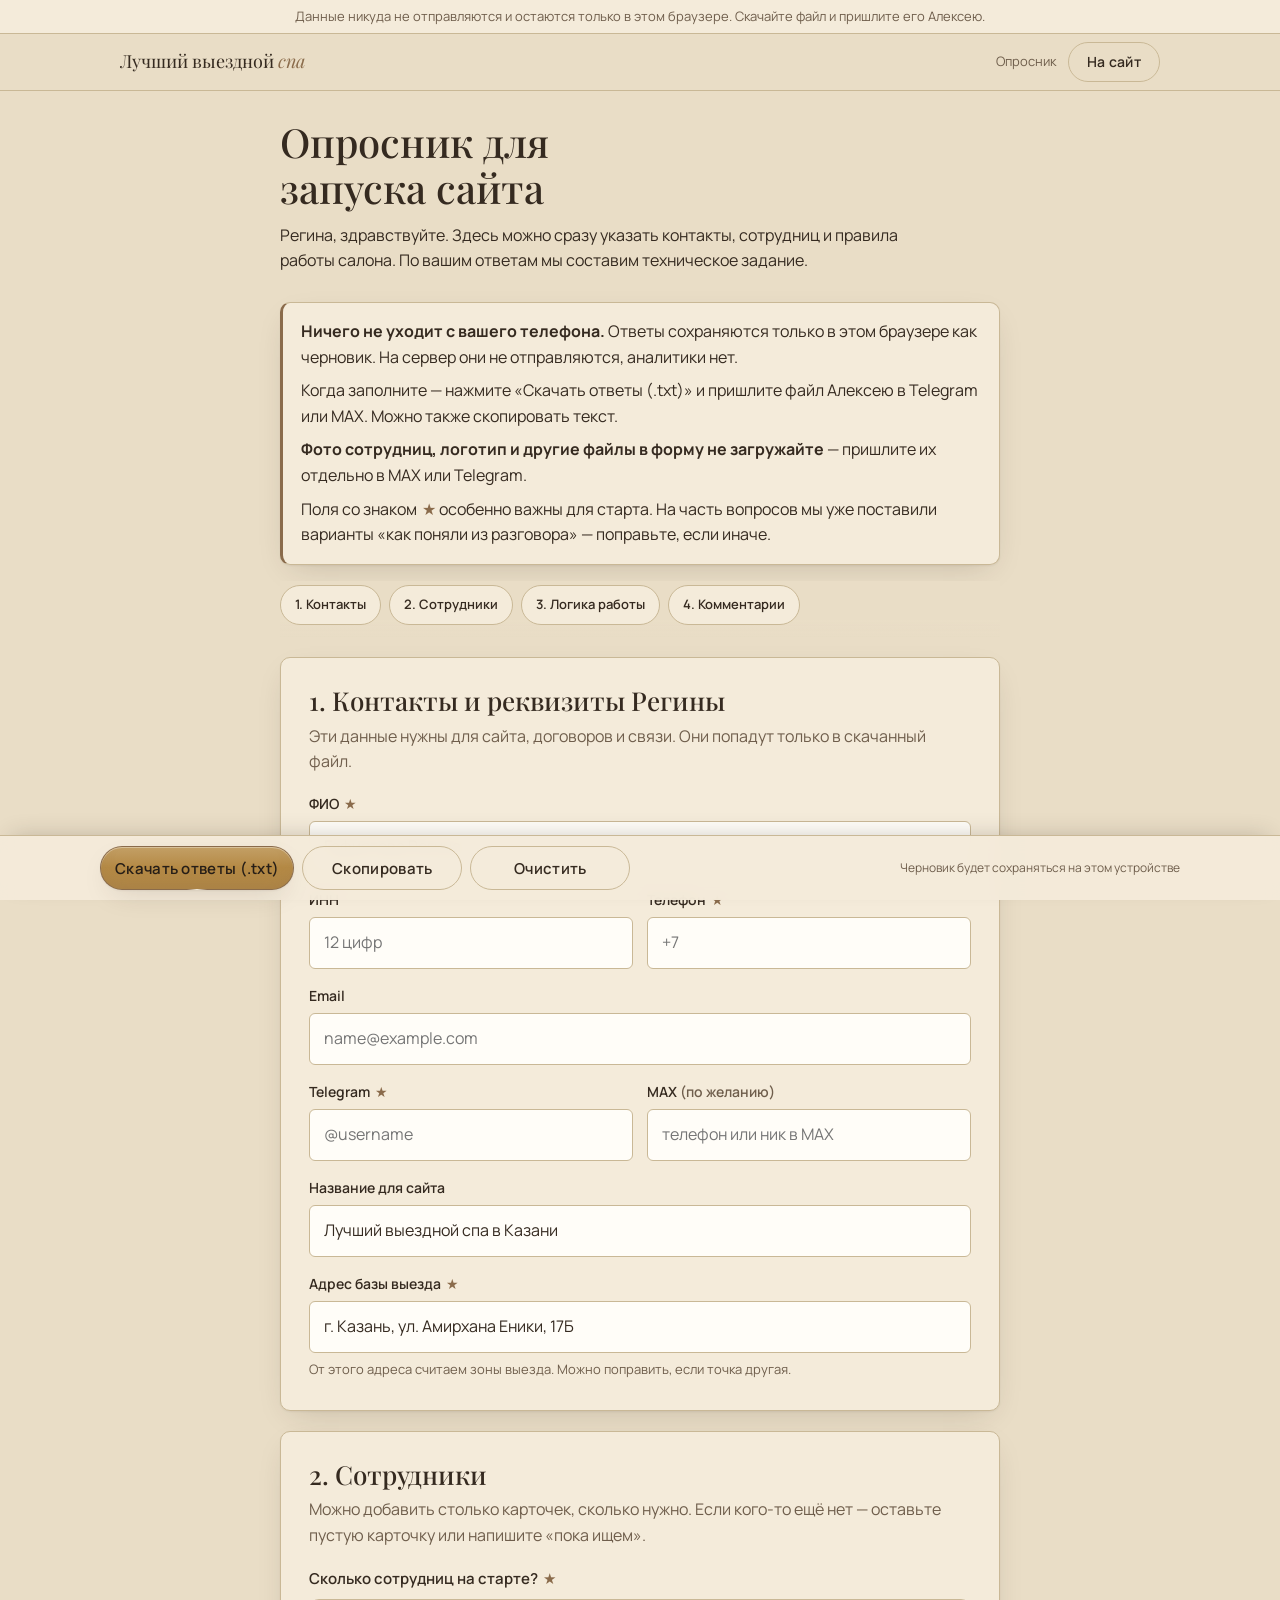
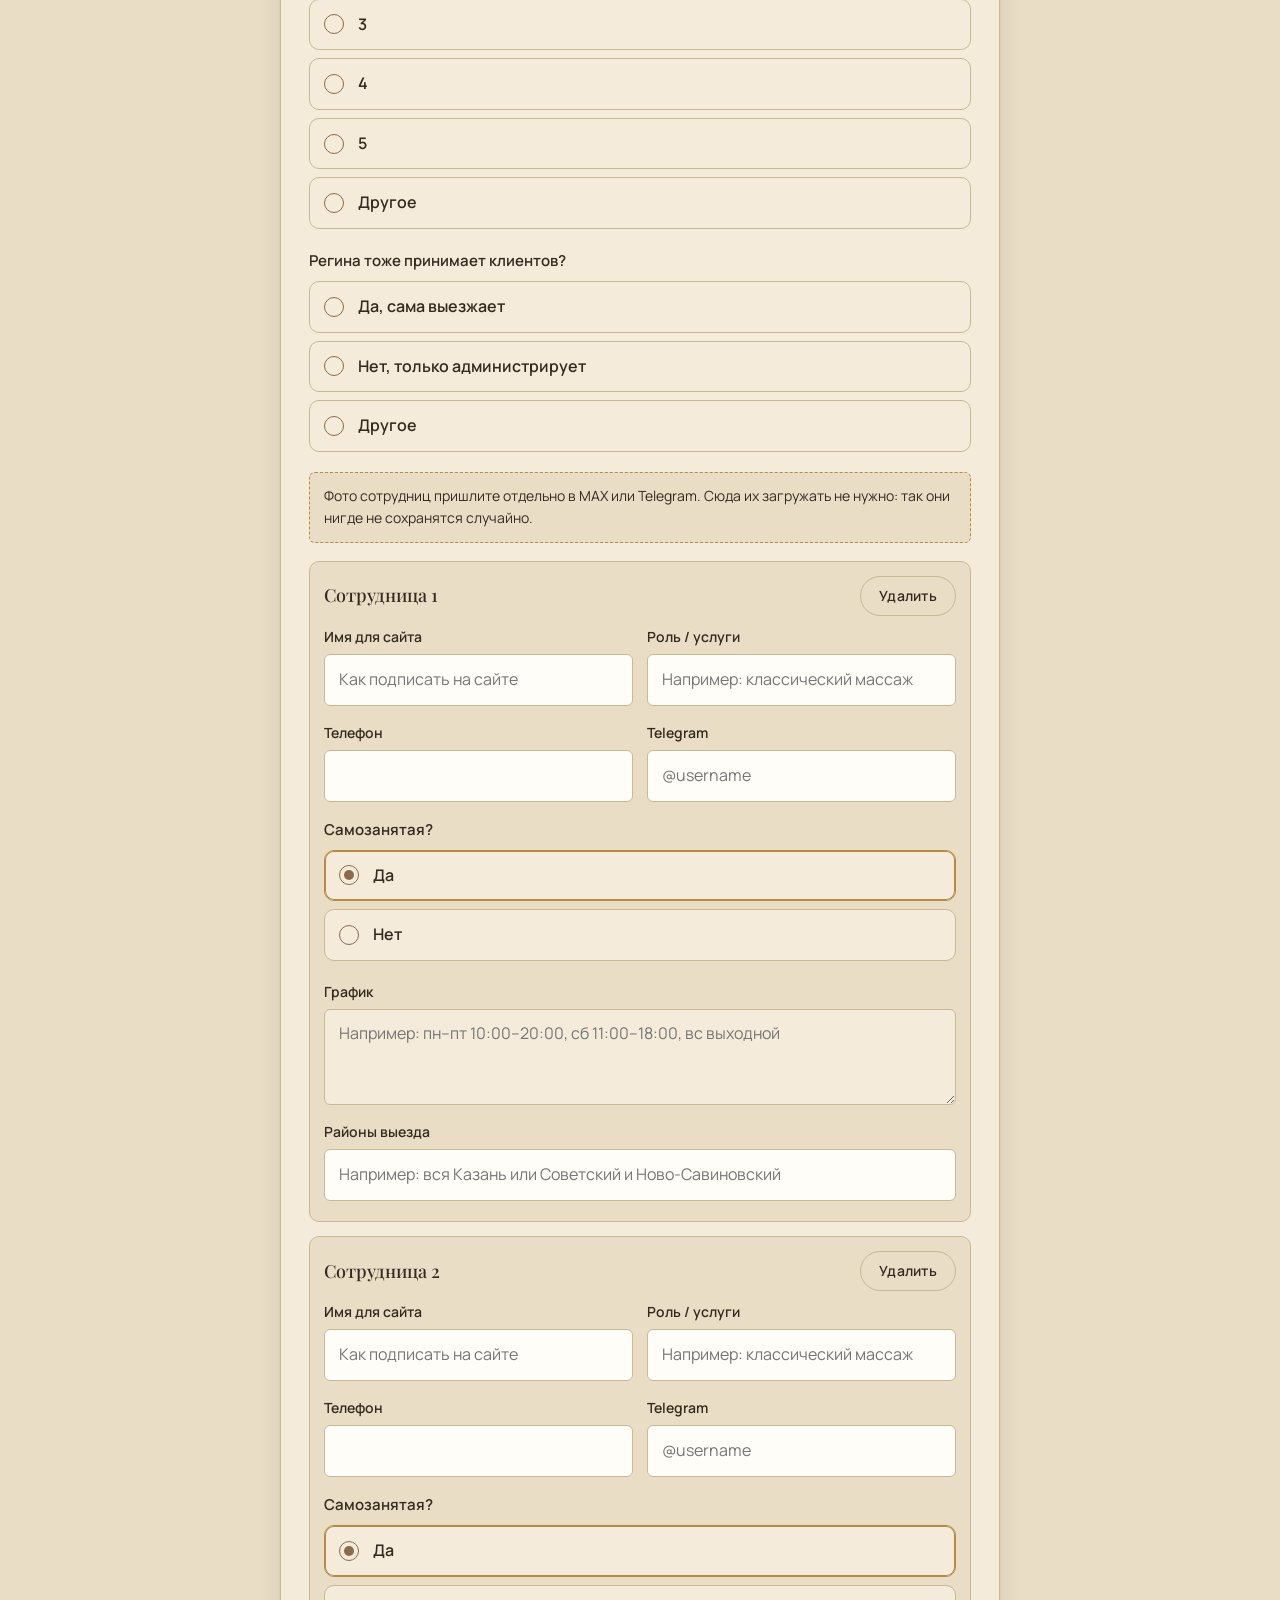
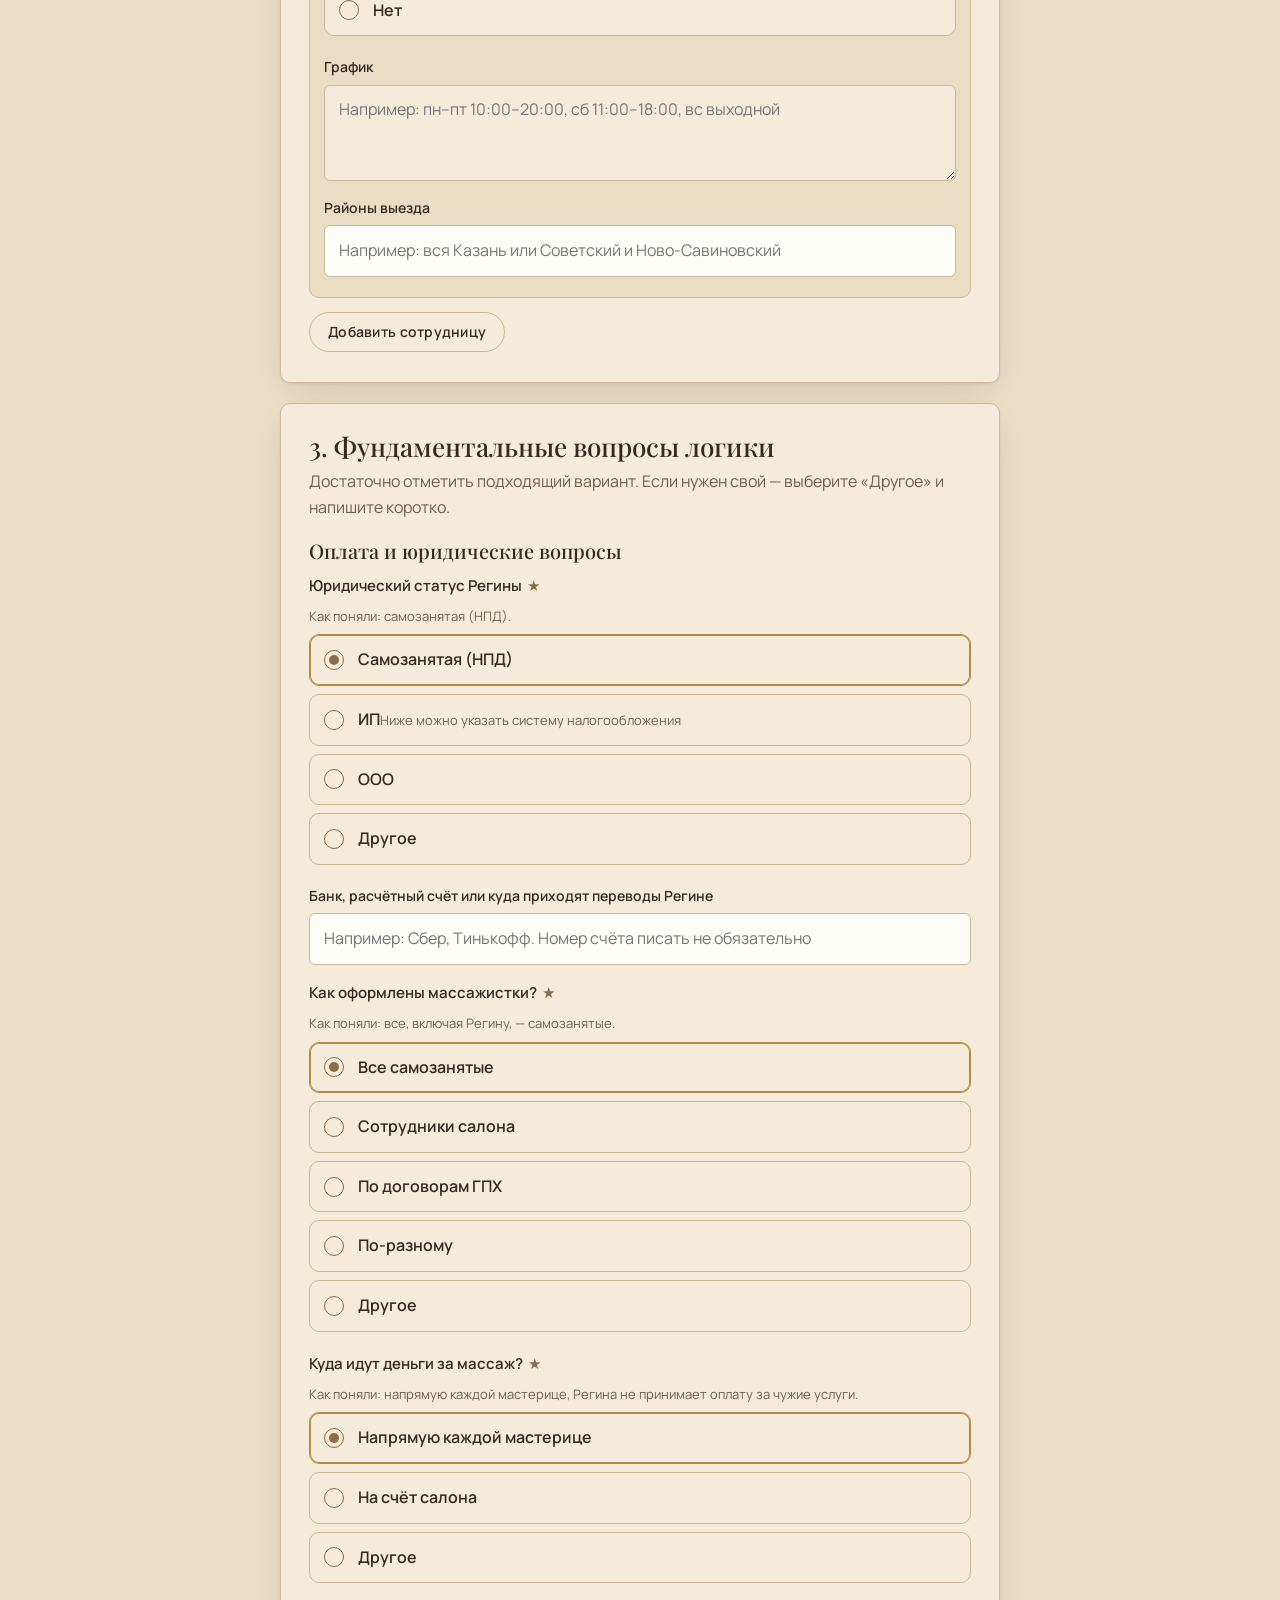
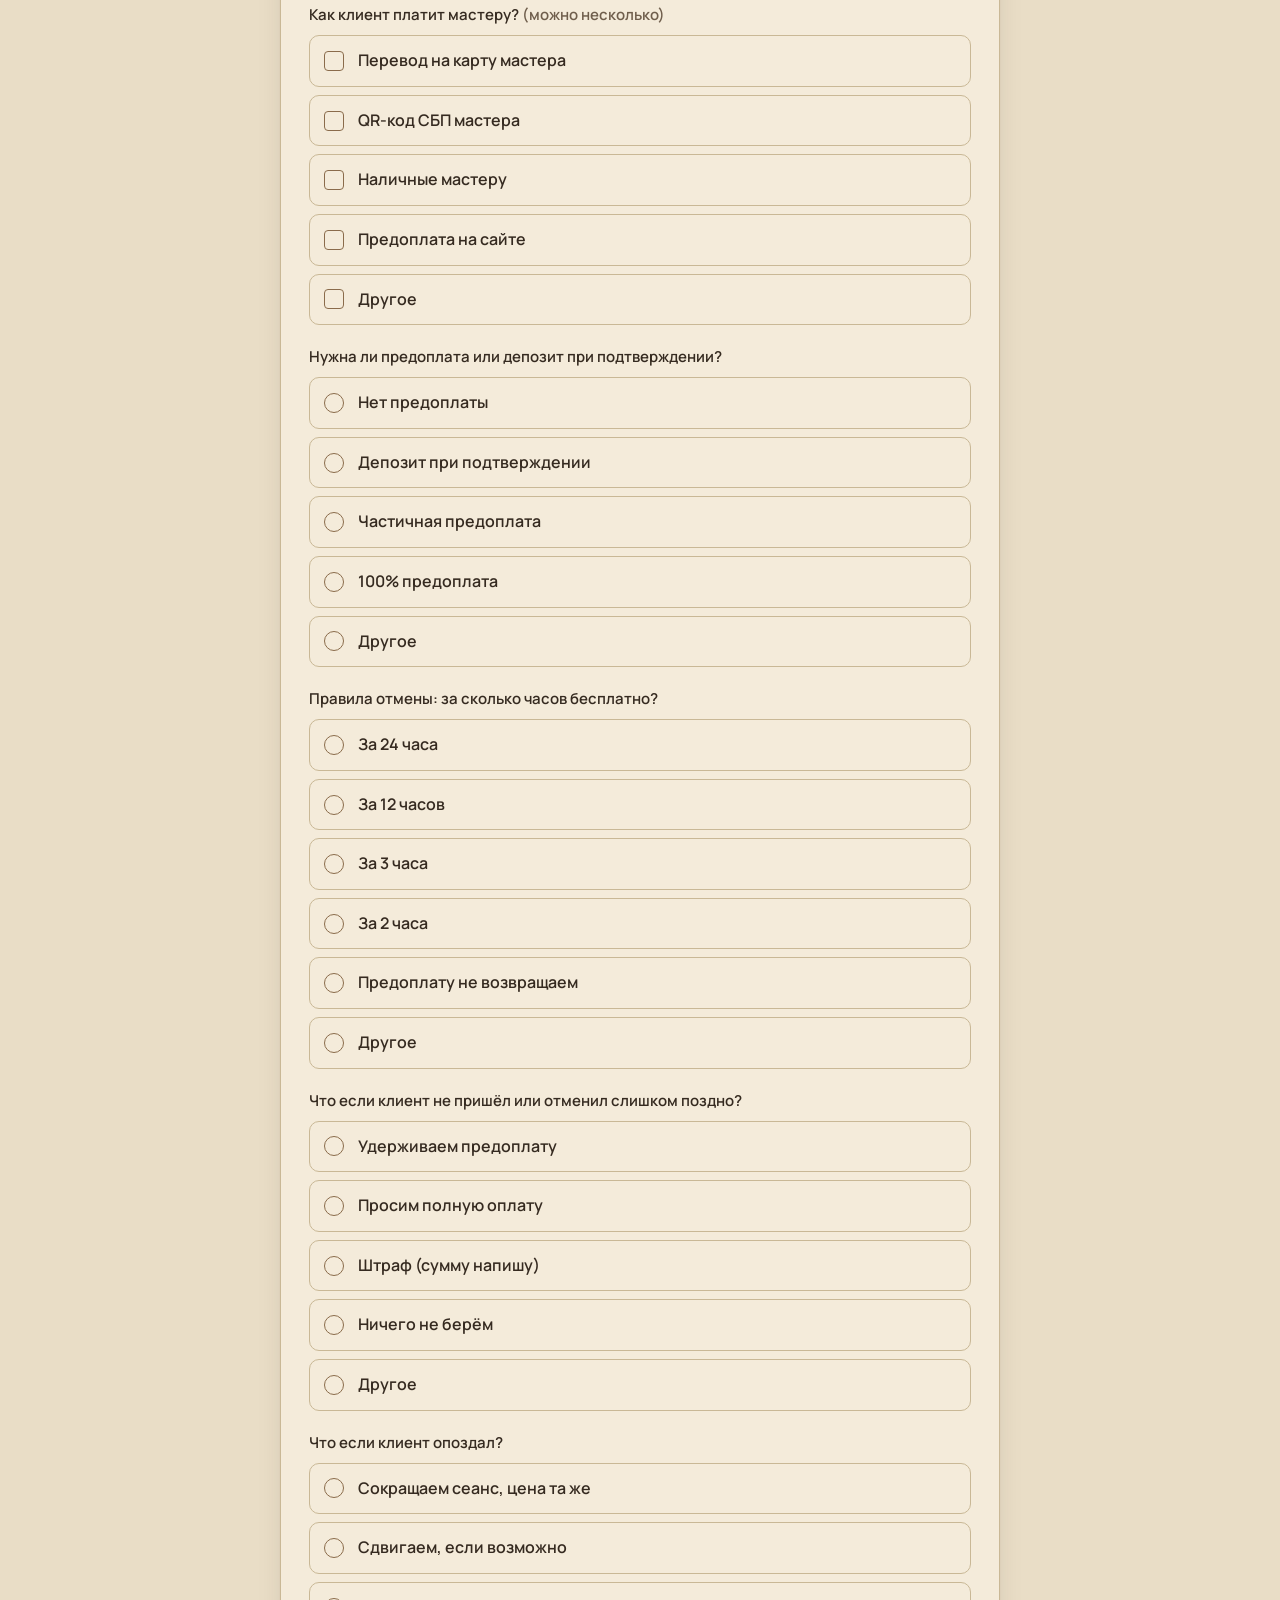
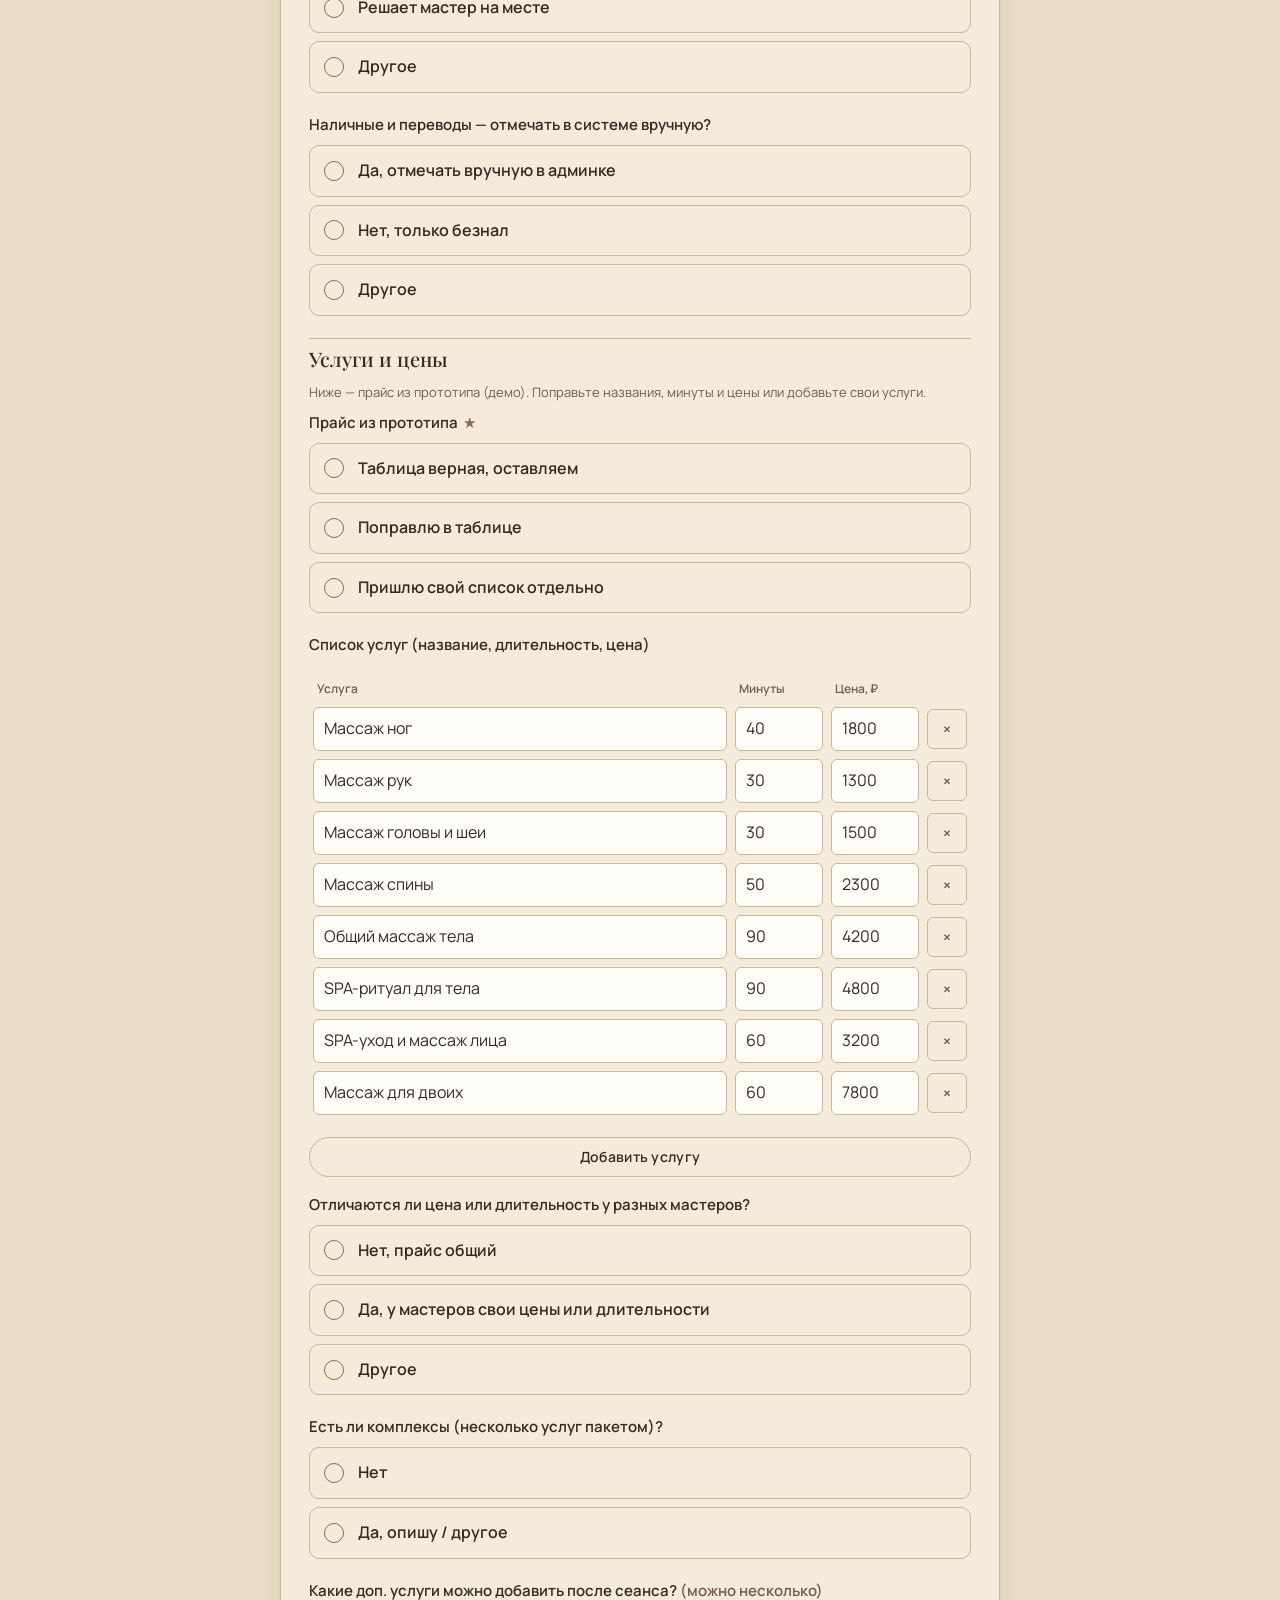
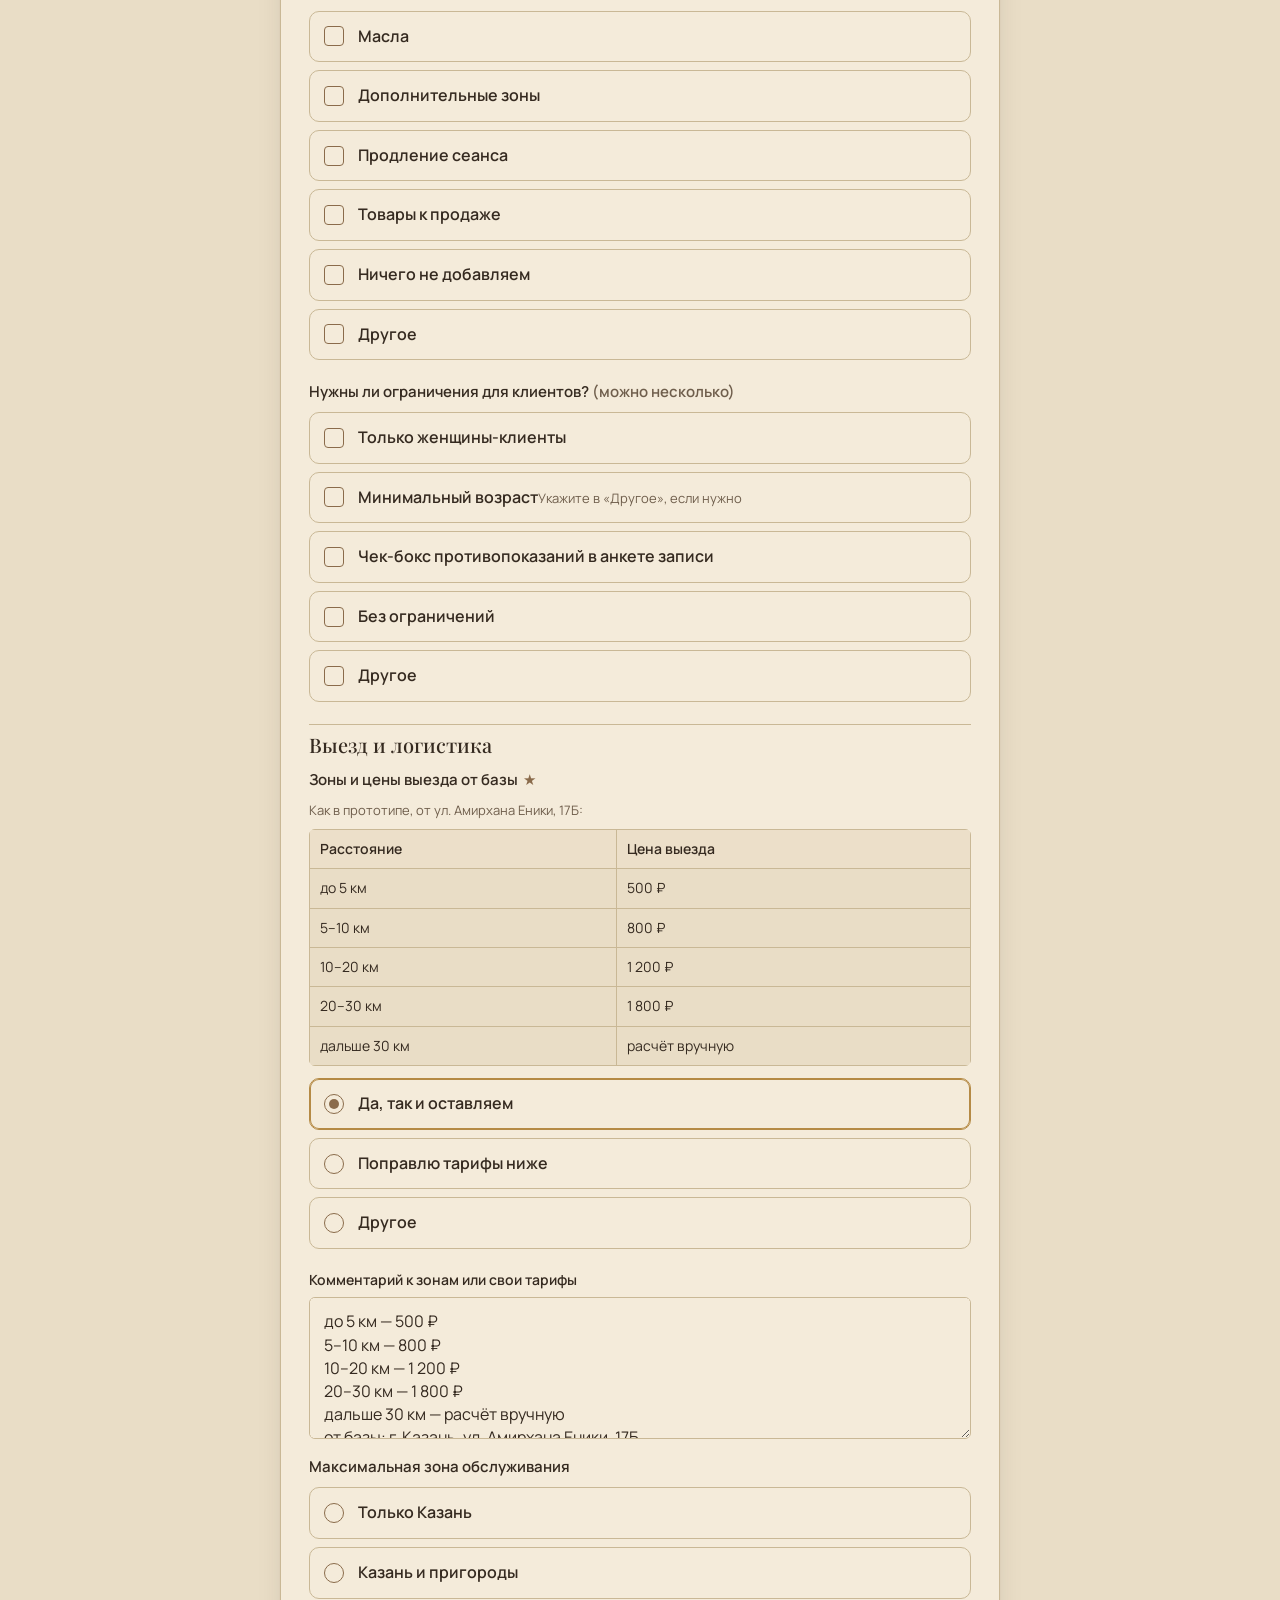
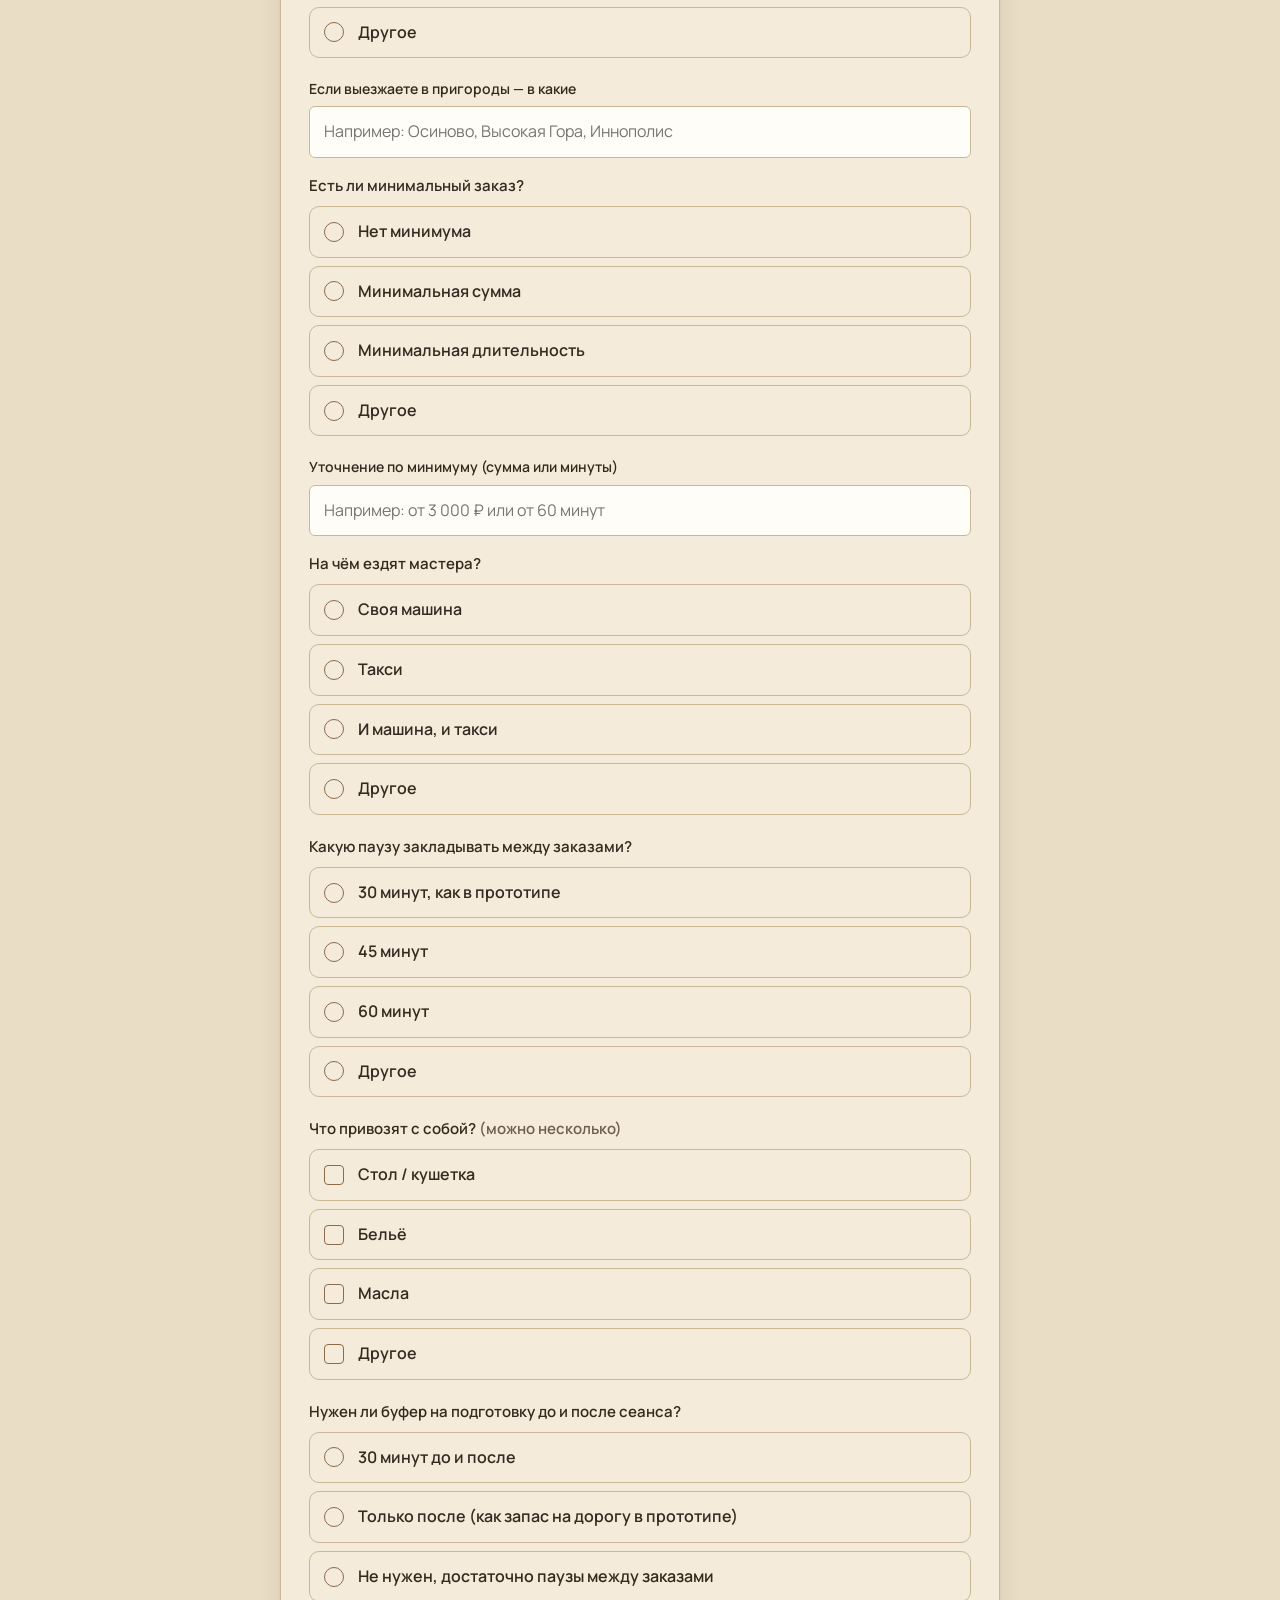
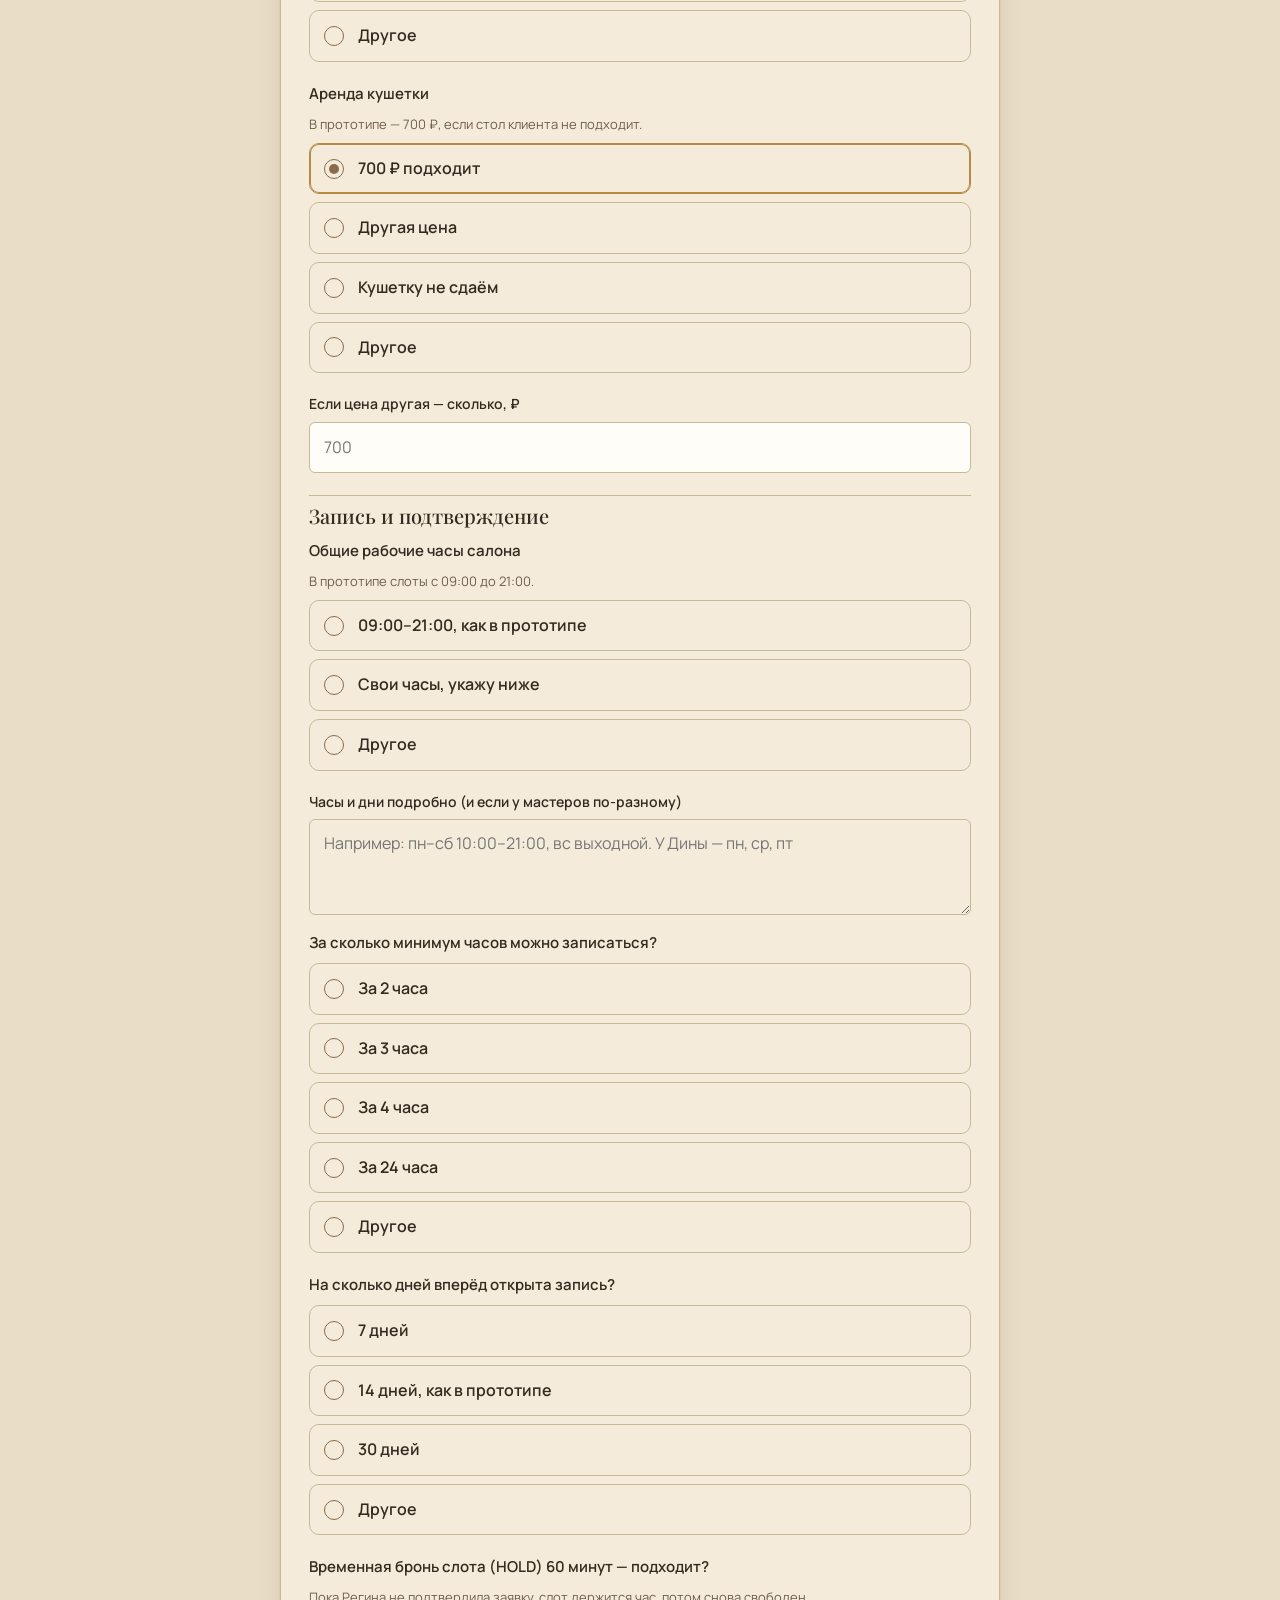
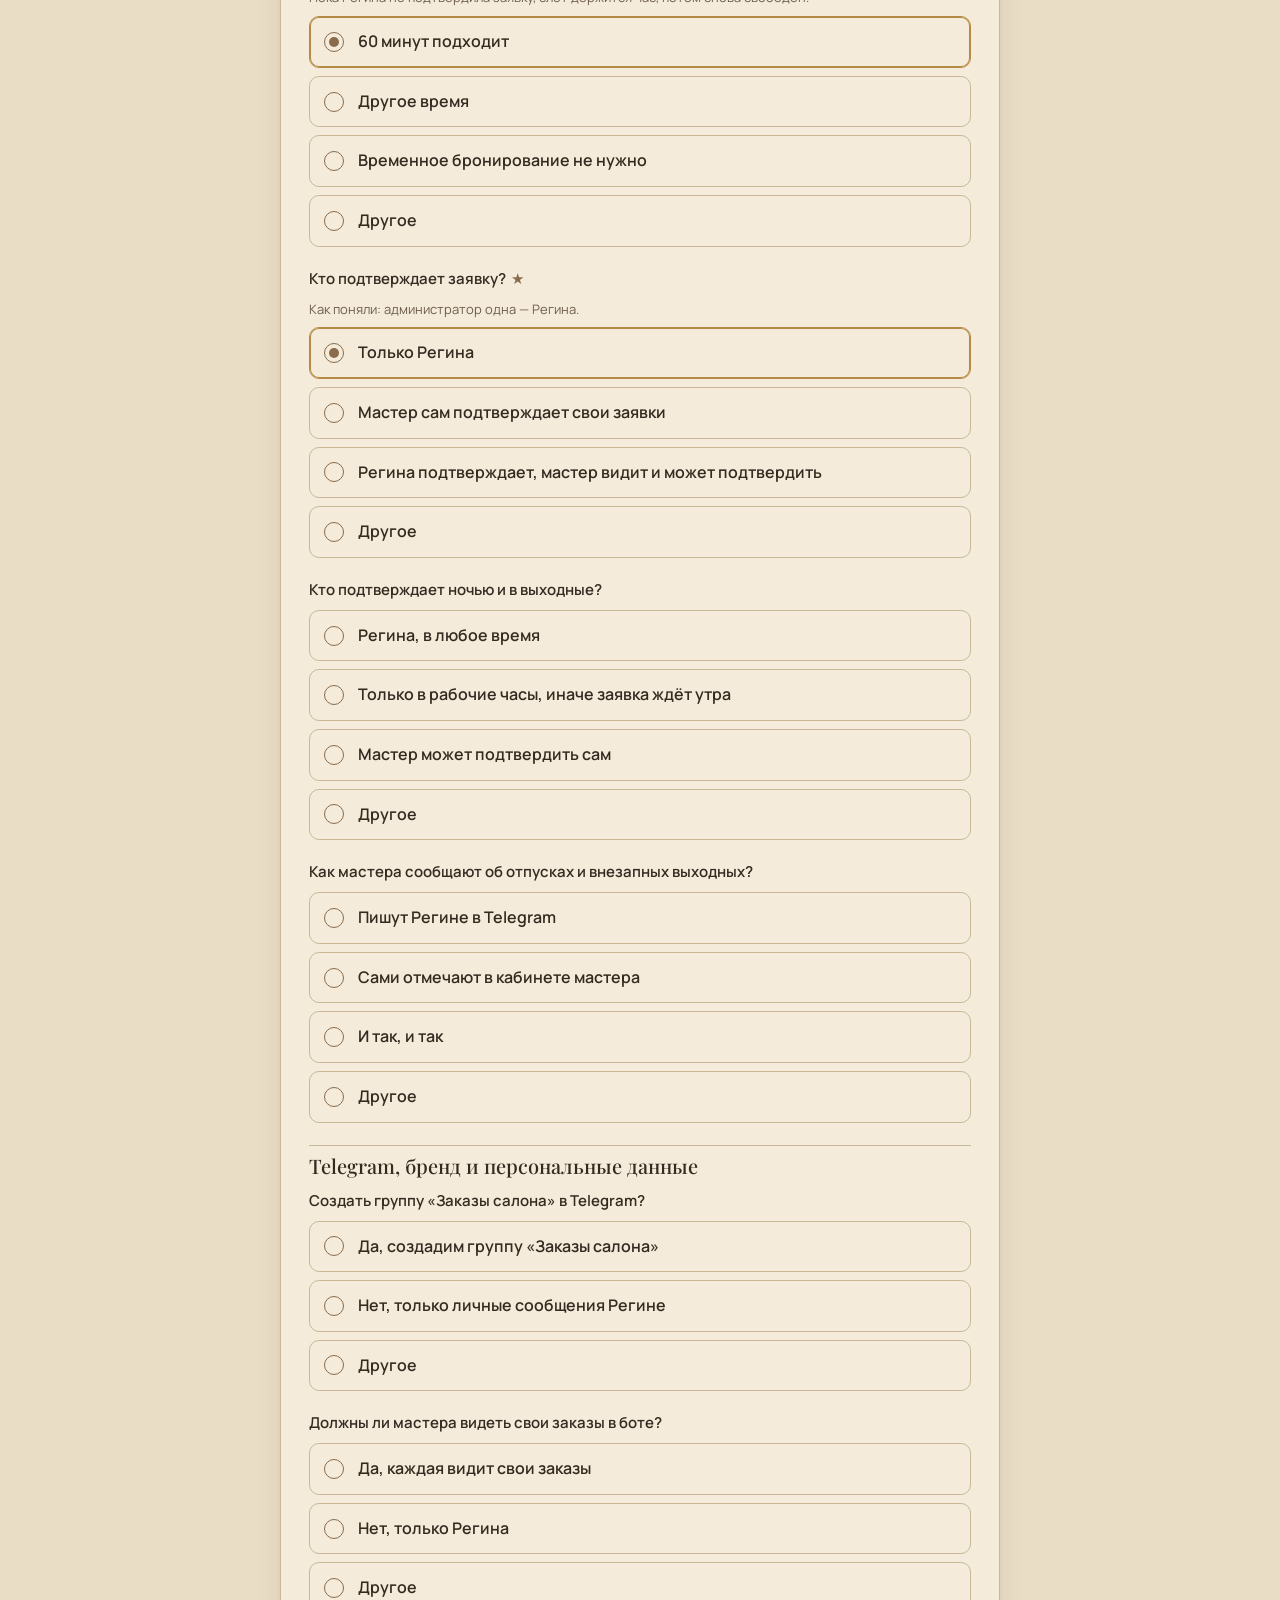
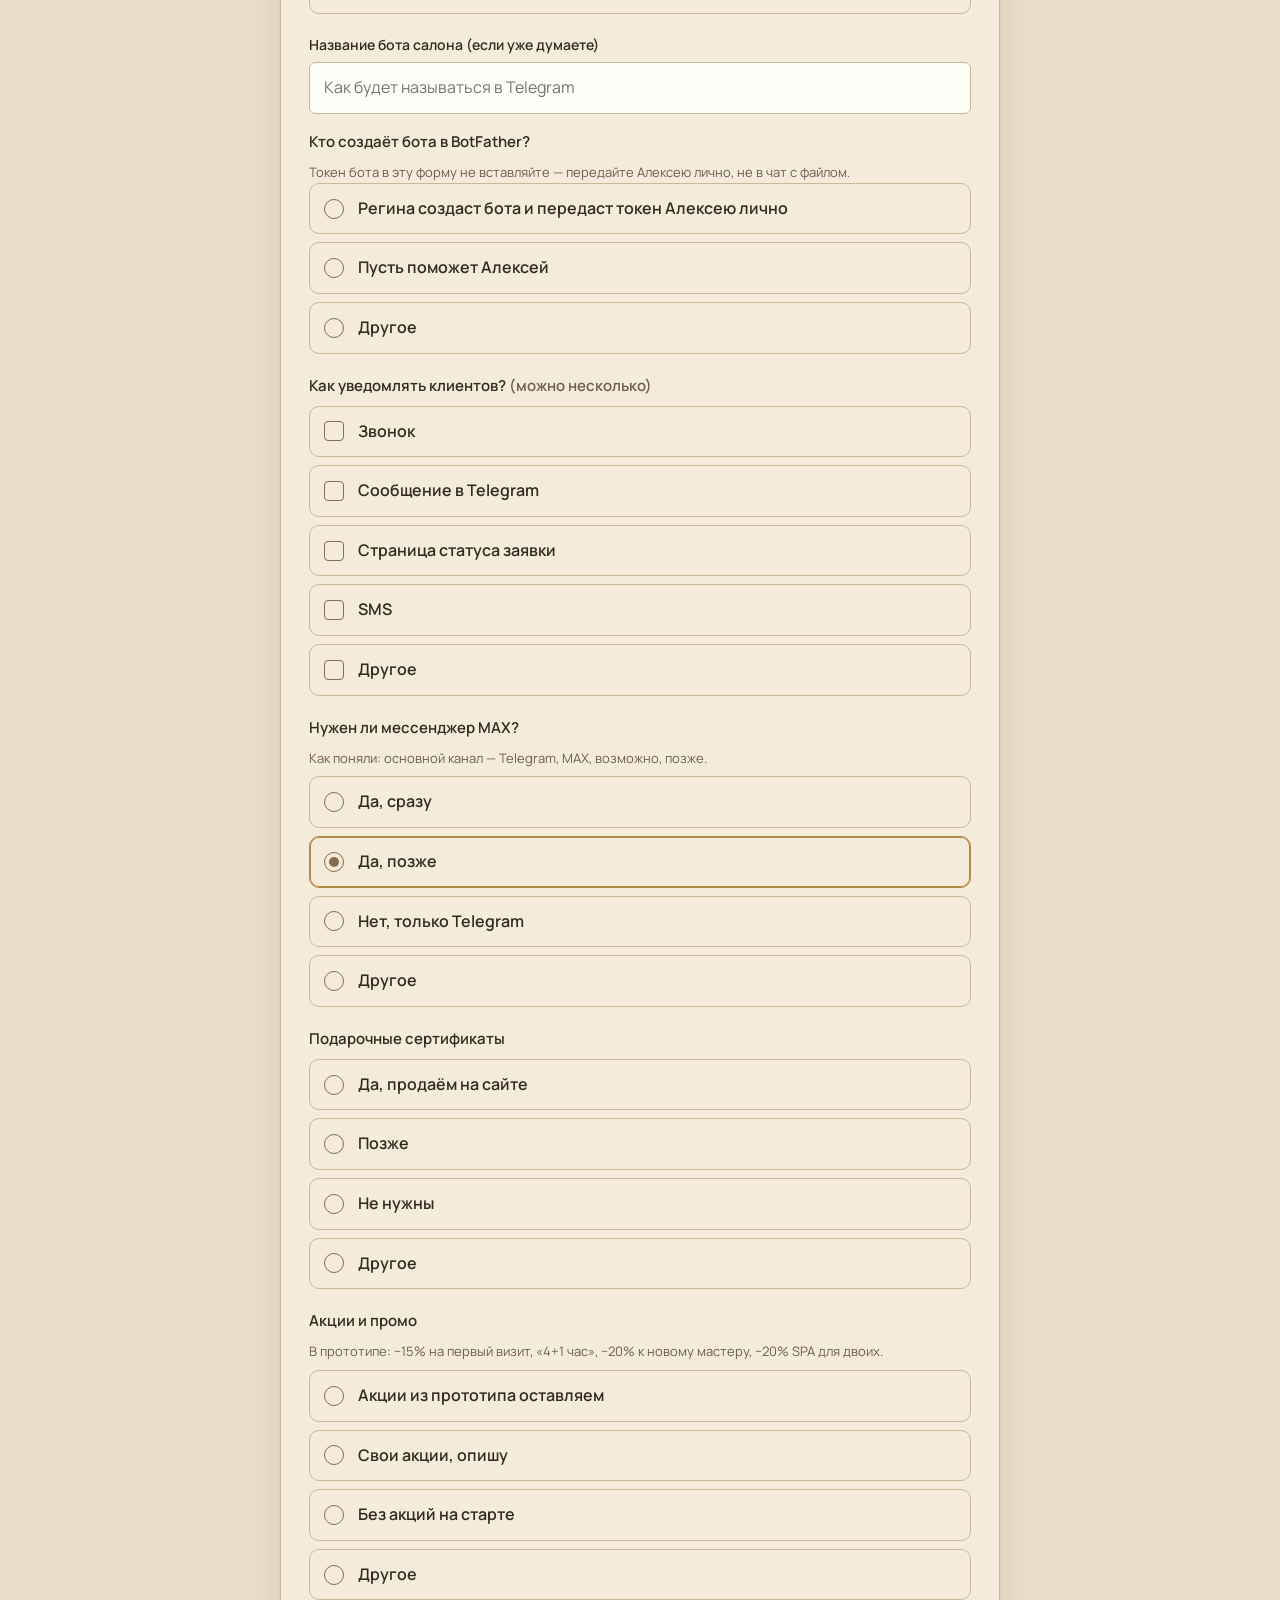
<file: anketa/index.html>
<!doctype html>
<html lang="ru">
<head>
<meta charset="utf-8">
<meta name="viewport" content="width=device-width, initial-scale=1">
<title>Опросник для Регины — Лучший выездной спа в Казани</title>
<meta name="robots" content="noindex">
<meta name="theme-color" content="#E9DDC6">
<link rel="icon" href="data:,">
<link rel="preconnect" href="https://fonts.googleapis.com">
<link rel="preconnect" href="https://fonts.gstatic.com" crossorigin>
<link href="https://fonts.googleapis.com/css2?family=Manrope:wght@400;500;600;700&family=Playfair+Display:ital,wght@0,500;0,600;1,500&display=swap" rel="stylesheet">
<link rel="stylesheet" href="../css/style.css">
<link rel="stylesheet" href="anketa.css">
</head>
<body class="anketa">
<a class="skip" href="#anketa">Перейти к опроснику</a>
<div class="demo-bar" role="note">Данные никуда не отправляются и остаются только в этом браузере. Скачайте файл и пришлите его Алексею.</div>

<header class="header">
  <div class="container header__inner">
    <a class="wordmark" href="../">Лучший выездной <span>спа</span></a>
    <span class="header__tag">Опросник</span>
    <a class="btn btn--line btn--sm" href="../">На сайт</a>
  </div>
</header>

<main class="container container--narrow">
  <div class="intro">
    <h1>Опросник для запуска сайта</h1>
    <p class="lead">Регина, здравствуйте. Здесь можно сразу указать контакты, сотрудниц и правила работы салона. По вашим ответам мы составим техническое задание.</p>
  </div>

  <div class="notice" role="note">
    <p><strong>Ничего не уходит с вашего телефона.</strong> Ответы сохраняются только в этом браузере как черновик. На сервер они не отправляются, аналитики нет.</p>
    <p>Когда заполните — нажмите «Скачать ответы (.txt)» и пришлите файл Алексею в Telegram или MAX. Можно также скопировать текст.</p>
    <p><strong>Фото сотрудниц, логотип и другие файлы в форму не загружайте</strong> — пришлите их отдельно в MAX или Telegram.</p>
    <p>Поля со знаком <span class="star" title="Нужно для запуска">★</span> особенно важны для старта. На часть вопросов мы уже поставили варианты «как поняли из разговора» — поправьте, если иначе.</p>
  </div>

  <nav class="toc" aria-label="Разделы опросника">
    <a href="#sec-contacts">1. Контакты</a>
    <a href="#sec-staff">2. Сотрудники</a>
    <a href="#sec-logic">3. Логика работы</a>
    <a href="#sec-comments">4. Комментарии</a>
  </nav>

  <form id="anketa" action="#" method="dialog" novalidate>
    <section class="sec" id="sec-contacts">
      <div class="sec__head">
        <h2>1. Контакты и реквизиты Регины</h2>
        <p class="muted">Эти данные нужны для сайта, договоров и связи. Они попадут только в скачанный файл.</p>
      </div>
      <div class="field"><label for="fio">ФИО <span class="star">★</span></label><input id="fio" name="fio" type="text" autocomplete="name" value="Гафиятова Регина"></div>
      <div class="grid2">
        <div class="field"><label for="inn">ИНН</label><input id="inn" name="inn" type="text" inputmode="numeric" autocomplete="off" maxlength="12" placeholder="12 цифр"></div>
        <div class="field"><label for="phone">Телефон <span class="star">★</span></label><input id="phone" name="phone" type="tel" autocomplete="tel" inputmode="tel" placeholder="+7"></div>
      </div>
      <div class="field"><label for="email">Email</label><input id="email" name="email" type="email" autocomplete="email" placeholder="name@example.com"></div>
      <div class="grid2">
        <div class="field"><label for="telegram">Telegram <span class="star">★</span></label><input id="telegram" name="telegram" type="text" autocomplete="off" placeholder="@username"></div>
        <div class="field"><label for="maxid">MAX <span class="muted">(по желанию)</span></label><input id="maxid" name="maxid" type="text" autocomplete="off" placeholder="телефон или ник в MAX"></div>
      </div>
      <div class="field"><label for="siteName">Название для сайта</label><input id="siteName" name="siteName" type="text" value="Лучший выездной спа в Казани"></div>
      <div class="field">
        <label for="baseAddress">Адрес базы выезда <span class="star">★</span></label>
        <input id="baseAddress" name="baseAddress" type="text" value="г. Казань, ул. Амирхана Еники, 17Б">
        <p class="hint">От этого адреса считаем зоны выезда. Можно поправить, если точка другая.</p>
      </div>
    </section>

    <section class="sec" id="sec-staff">
      <div class="sec__head">
        <h2>2. Сотрудники</h2>
        <p class="muted">Можно добавить столько карточек, сколько нужно. Если кого-то ещё нет — оставьте пустую карточку или напишите «пока ищем».</p>
      </div>

      <div class="q">
        <fieldset>
          <legend>Сколько сотрудниц на старте? <span class="star">★</span></legend>
          <div class="opts">
            <label class="choice"><input type="radio" name="staffCount" value="3"> <span class="choice__mark"></span><span class="choice__main"><span class="choice__title">3</span></span></label>
            <label class="choice"><input type="radio" name="staffCount" value="4"> <span class="choice__mark"></span><span class="choice__main"><span class="choice__title">4</span></span></label>
            <label class="choice"><input type="radio" name="staffCount" value="5"> <span class="choice__mark"></span><span class="choice__main"><span class="choice__title">5</span></span></label>
            <label class="choice"><input type="radio" name="staffCount" value="__other__"> <span class="choice__mark"></span><span class="choice__main"><span class="choice__title">Другое</span></span></label>
          </div>
          <div class="other field"><label for="staffCountOther">Сколько именно</label><input id="staffCountOther" name="staffCountOther" type="text" inputmode="numeric"></div>
        </fieldset>
      </div>

      <div class="q">
        <fieldset>
          <legend>Регина тоже принимает клиентов?</legend>
          <div class="opts">
            <label class="choice"><input type="radio" name="reginaWorks" value="да, принимает клиентов"> <span class="choice__mark"></span><span class="choice__main"><span class="choice__title">Да, сама выезжает</span></span></label>
            <label class="choice"><input type="radio" name="reginaWorks" value="нет, только администрирует"> <span class="choice__mark"></span><span class="choice__main"><span class="choice__title">Нет, только администрирует</span></span></label>
            <label class="choice"><input type="radio" name="reginaWorks" value="__other__"> <span class="choice__mark"></span><span class="choice__main"><span class="choice__title">Другое</span></span></label>
          </div>
          <div class="other field"><label for="reginaWorksOther">Уточните</label><input id="reginaWorksOther" name="reginaWorksOther" type="text"></div>
        </fieldset>
      </div>

      <p class="photo-note">Фото сотрудниц пришлите отдельно в MAX или Telegram. Сюда их загружать не нужно: так они нигде не сохранятся случайно.</p>

      <div id="staffList"></div>
      <div class="staff-actions">
        <button type="button" class="btn btn--line btn--sm" id="addStaff">Добавить сотрудницу</button>
      </div>
    </section>
    <section class="sec" id="sec-logic">
      <div class="sec__head">
        <h2>3. Фундаментальные вопросы логики</h2>
        <p class="muted">Достаточно отметить подходящий вариант. Если нужен свой — выберите «Другое» и напишите коротко.</p>
      </div>

      <h3 class="subh">Оплата и юридические вопросы</h3>

      <div class="q">
        <fieldset>
          <legend>Юридический статус Регины <span class="star">★</span></legend>
          <p class="known">Как поняли: самозанятая (НПД).</p>
          <div class="opts">
            <label class="choice"><input type="radio" name="legalStatus" value="самозанятая (НПД)" checked> <span class="choice__mark"></span><span class="choice__main"><span class="choice__title">Самозанятая (НПД)</span></span></label>
            <label class="choice"><input type="radio" name="legalStatus" value="ИП"> <span class="choice__mark"></span><span class="choice__main"><span class="choice__title">ИП</span><span class="choice__sub">Ниже можно указать систему налогообложения</span></span></label>
            <label class="choice"><input type="radio" name="legalStatus" value="ООО"> <span class="choice__mark"></span><span class="choice__main"><span class="choice__title">ООО</span></span></label>
            <label class="choice"><input type="radio" name="legalStatus" value="__other__"> <span class="choice__mark"></span><span class="choice__main"><span class="choice__title">Другое</span></span></label>
          </div>
          <div class="other field"><label for="legalStatusOther">Уточните статус</label><input id="legalStatusOther" name="legalStatusOther" type="text"></div>
        </fieldset>
      </div>
      <div class="field">
        <label for="legalBank">Банк, расчётный счёт или куда приходят переводы Регине</label>
        <input id="legalBank" name="legalBank" type="text" placeholder="Например: Сбер, Тинькофф. Номер счёта писать не обязательно">
      </div>

      <div class="q">
        <fieldset>
          <legend>Как оформлены массажистки? <span class="star">★</span></legend>
          <p class="known">Как поняли: все, включая Регину, — самозанятые.</p>
          <div class="opts">
            <label class="choice"><input type="radio" name="staffLegal" value="все самозанятые (НПД)" checked> <span class="choice__mark"></span><span class="choice__main"><span class="choice__title">Все самозанятые</span></span></label>
            <label class="choice"><input type="radio" name="staffLegal" value="сотрудники салона"> <span class="choice__mark"></span><span class="choice__main"><span class="choice__title">Сотрудники салона</span></span></label>
            <label class="choice"><input type="radio" name="staffLegal" value="по договорам ГПХ"> <span class="choice__mark"></span><span class="choice__main"><span class="choice__title">По договорам ГПХ</span></span></label>
            <label class="choice"><input type="radio" name="staffLegal" value="по-разному"> <span class="choice__mark"></span><span class="choice__main"><span class="choice__title">По-разному</span></span></label>
            <label class="choice"><input type="radio" name="staffLegal" value="__other__"> <span class="choice__mark"></span><span class="choice__main"><span class="choice__title">Другое</span></span></label>
          </div>
          <div class="other field"><label for="staffLegalOther">Уточните</label><input id="staffLegalOther" name="staffLegalOther" type="text"></div>
        </fieldset>
      </div>

      <div class="q">
        <fieldset>
          <legend>Куда идут деньги за массаж? <span class="star">★</span></legend>
          <p class="known">Как поняли: напрямую каждой мастерице, Регина не принимает оплату за чужие услуги.</p>
          <div class="opts">
            <label class="choice"><input type="radio" name="moneyTo" value="напрямую каждой мастерице" checked> <span class="choice__mark"></span><span class="choice__main"><span class="choice__title">Напрямую каждой мастерице</span></span></label>
            <label class="choice"><input type="radio" name="moneyTo" value="на счёт салона"> <span class="choice__mark"></span><span class="choice__main"><span class="choice__title">На счёт салона</span></span></label>
            <label class="choice"><input type="radio" name="moneyTo" value="__other__"> <span class="choice__mark"></span><span class="choice__main"><span class="choice__title">Другое</span></span></label>
          </div>
          <div class="other field"><label for="moneyToOther">Уточните</label><input id="moneyToOther" name="moneyToOther" type="text"></div>
        </fieldset>
      </div>

      <div class="q">
        <fieldset>
          <legend>Как клиент платит мастеру? <span class="muted">(можно несколько)</span></legend>
          <div class="opts">
            <label class="choice choice--check"><input type="checkbox" name="payHow" value="перевод на карту мастера"> <span class="choice__mark"></span><span class="choice__main"><span class="choice__title">Перевод на карту мастера</span></span></label>
            <label class="choice choice--check"><input type="checkbox" name="payHow" value="QR СБП мастера"> <span class="choice__mark"></span><span class="choice__main"><span class="choice__title">QR-код СБП мастера</span></span></label>
            <label class="choice choice--check"><input type="checkbox" name="payHow" value="наличные мастеру"> <span class="choice__mark"></span><span class="choice__main"><span class="choice__title">Наличные мастеру</span></span></label>
            <label class="choice choice--check"><input type="checkbox" name="payHow" value="предоплата на сайте"> <span class="choice__mark"></span><span class="choice__main"><span class="choice__title">Предоплата на сайте</span></span></label>
            <label class="choice choice--check"><input type="checkbox" name="payHow" value="__other__"> <span class="choice__mark"></span><span class="choice__main"><span class="choice__title">Другое</span></span></label>
          </div>
          <div class="other field"><label for="payHowOther">Уточните способ оплаты</label><input id="payHowOther" name="payHowOther" type="text"></div>
        </fieldset>
      </div>

      <div class="q">
        <fieldset>
          <legend>Нужна ли предоплата или депозит при подтверждении?</legend>
          <div class="opts">
            <label class="choice"><input type="radio" name="prepay" value="нет предоплаты"> <span class="choice__mark"></span><span class="choice__main"><span class="choice__title">Нет предоплаты</span></span></label>
            <label class="choice"><input type="radio" name="prepay" value="депозит при подтверждении"> <span class="choice__mark"></span><span class="choice__main"><span class="choice__title">Депозит при подтверждении</span></span></label>
            <label class="choice"><input type="radio" name="prepay" value="частичная предоплата"> <span class="choice__mark"></span><span class="choice__main"><span class="choice__title">Частичная предоплата</span></span></label>
            <label class="choice"><input type="radio" name="prepay" value="100% предоплата"> <span class="choice__mark"></span><span class="choice__main"><span class="choice__title">100% предоплата</span></span></label>
            <label class="choice"><input type="radio" name="prepay" value="__other__"> <span class="choice__mark"></span><span class="choice__main"><span class="choice__title">Другое</span></span></label>
          </div>
          <div class="other field"><label for="prepayOther">Сумма или процент, когда берём</label><input id="prepayOther" name="prepayOther" type="text"></div>
        </fieldset>
      </div>
      <div class="q">
        <fieldset>
          <legend>Правила отмены: за сколько часов бесплатно?</legend>
          <div class="opts">
            <label class="choice"><input type="radio" name="cancelRules" value="бесплатная отмена за 24 часа"> <span class="choice__mark"></span><span class="choice__main"><span class="choice__title">За 24 часа</span></span></label>
            <label class="choice"><input type="radio" name="cancelRules" value="бесплатная отмена за 12 часов"> <span class="choice__mark"></span><span class="choice__main"><span class="choice__title">За 12 часов</span></span></label>
            <label class="choice"><input type="radio" name="cancelRules" value="бесплатная отмена за 3 часа"> <span class="choice__mark"></span><span class="choice__main"><span class="choice__title">За 3 часа</span></span></label>
            <label class="choice"><input type="radio" name="cancelRules" value="бесплатная отмена за 2 часа"> <span class="choice__mark"></span><span class="choice__main"><span class="choice__title">За 2 часа</span></span></label>
            <label class="choice"><input type="radio" name="cancelRules" value="предоплату не возвращаем"> <span class="choice__mark"></span><span class="choice__main"><span class="choice__title">Предоплату не возвращаем</span></span></label>
            <label class="choice"><input type="radio" name="cancelRules" value="__other__"> <span class="choice__mark"></span><span class="choice__main"><span class="choice__title">Другое</span></span></label>
          </div>
          <div class="other field"><label for="cancelRulesOther">Свои правила отмены</label><input id="cancelRulesOther" name="cancelRulesOther" type="text"></div>
        </fieldset>
      </div>

      <div class="q">
        <fieldset>
          <legend>Что если клиент не пришёл или отменил слишком поздно?</legend>
          <div class="opts">
            <label class="choice"><input type="radio" name="noShow" value="удерживаем предоплату"> <span class="choice__mark"></span><span class="choice__main"><span class="choice__title">Удерживаем предоплату</span></span></label>
            <label class="choice"><input type="radio" name="noShow" value="просим полную оплату"> <span class="choice__mark"></span><span class="choice__main"><span class="choice__title">Просим полную оплату</span></span></label>
            <label class="choice"><input type="radio" name="noShow" value="штраф, сумму уточню"> <span class="choice__mark"></span><span class="choice__main"><span class="choice__title">Штраф (сумму напишу)</span></span></label>
            <label class="choice"><input type="radio" name="noShow" value="ничего не берём"> <span class="choice__mark"></span><span class="choice__main"><span class="choice__title">Ничего не берём</span></span></label>
            <label class="choice"><input type="radio" name="noShow" value="__other__"> <span class="choice__mark"></span><span class="choice__main"><span class="choice__title">Другое</span></span></label>
          </div>
          <div class="other field"><label for="noShowOther">Уточните</label><input id="noShowOther" name="noShowOther" type="text"></div>
        </fieldset>
      </div>

      <div class="q">
        <fieldset>
          <legend>Что если клиент опоздал?</legend>
          <div class="opts">
            <label class="choice"><input type="radio" name="late" value="сокращаем сеанс, цена та же"> <span class="choice__mark"></span><span class="choice__main"><span class="choice__title">Сокращаем сеанс, цена та же</span></span></label>
            <label class="choice"><input type="radio" name="late" value="сдвигаем, если возможно"> <span class="choice__mark"></span><span class="choice__main"><span class="choice__title">Сдвигаем, если возможно</span></span></label>
            <label class="choice"><input type="radio" name="late" value="решает мастер на месте"> <span class="choice__mark"></span><span class="choice__main"><span class="choice__title">Решает мастер на месте</span></span></label>
            <label class="choice"><input type="radio" name="late" value="__other__"> <span class="choice__mark"></span><span class="choice__main"><span class="choice__title">Другое</span></span></label>
          </div>
          <div class="other field"><label for="lateOther">Уточните</label><input id="lateOther" name="lateOther" type="text"></div>
        </fieldset>
      </div>

      <div class="q">
        <fieldset>
          <legend>Наличные и переводы — отмечать в системе вручную?</legend>
          <div class="opts">
            <label class="choice"><input type="radio" name="cashManual" value="да, отмечать вручную в админке"> <span class="choice__mark"></span><span class="choice__main"><span class="choice__title">Да, отмечать вручную в админке</span></span></label>
            <label class="choice"><input type="radio" name="cashManual" value="нет, только безнал"> <span class="choice__mark"></span><span class="choice__main"><span class="choice__title">Нет, только безнал</span></span></label>
            <label class="choice"><input type="radio" name="cashManual" value="__other__"> <span class="choice__mark"></span><span class="choice__main"><span class="choice__title">Другое</span></span></label>
          </div>
          <div class="other field"><label for="cashManualOther">Уточните</label><input id="cashManualOther" name="cashManualOther" type="text"></div>
        </fieldset>
      </div>

      <h3 class="subh">Услуги и цены</h3>
      <p class="known">Ниже — прайс из прототипа (демо). Поправьте названия, минуты и цены или добавьте свои услуги.</p>

      <div class="q">
        <fieldset>
          <legend>Прайс из прототипа <span class="star">★</span></legend>
          <div class="opts">
            <label class="choice"><input type="radio" name="priceListOk" value="таблица верная, оставляем"> <span class="choice__mark"></span><span class="choice__main"><span class="choice__title">Таблица верная, оставляем</span></span></label>
            <label class="choice"><input type="radio" name="priceListOk" value="поправлю в таблице"> <span class="choice__mark"></span><span class="choice__main"><span class="choice__title">Поправлю в таблице</span></span></label>
            <label class="choice"><input type="radio" name="priceListOk" value="пришлю свой список отдельно"> <span class="choice__mark"></span><span class="choice__main"><span class="choice__title">Пришлю свой список отдельно</span></span></label>
          </div>
        </fieldset>
      </div>

      <div class="field field--wide">
        <span class="q__label">Список услуг (название, длительность, цена)</span>
        <table class="svc-table">
          <thead><tr><th>Услуга</th><th>Минуты</th><th>Цена, ₽</th><th></th></tr></thead>
          <tbody id="svcBody"></tbody>
        </table>
        <button type="button" class="btn btn--line btn--sm" id="addSvc">Добавить услугу</button>
      </div>

      <div class="q">
        <fieldset>
          <legend>Отличаются ли цена или длительность у разных мастеров?</legend>
          <div class="opts">
            <label class="choice"><input type="radio" name="priceDiffers" value="нет, прайс общий"> <span class="choice__mark"></span><span class="choice__main"><span class="choice__title">Нет, прайс общий</span></span></label>
            <label class="choice"><input type="radio" name="priceDiffers" value="да, у мастеров свои цены или длительности"> <span class="choice__mark"></span><span class="choice__main"><span class="choice__title">Да, у мастеров свои цены или длительности</span></span></label>
            <label class="choice"><input type="radio" name="priceDiffers" value="__other__"> <span class="choice__mark"></span><span class="choice__main"><span class="choice__title">Другое</span></span></label>
          </div>
          <div class="other field"><label for="priceDiffersOther">Уточните</label><input id="priceDiffersOther" name="priceDiffersOther" type="text"></div>
        </fieldset>
      </div>

      <div class="q">
        <fieldset>
          <legend>Есть ли комплексы (несколько услуг пакетом)?</legend>
          <div class="opts">
            <label class="choice"><input type="radio" name="combos" value="нет"> <span class="choice__mark"></span><span class="choice__main"><span class="choice__title">Нет</span></span></label>
            <label class="choice"><input type="radio" name="combos" value="__other__"> <span class="choice__mark"></span><span class="choice__main"><span class="choice__title">Да, опишу / другое</span></span></label>
          </div>
          <div class="other field"><label for="combosOther">Какие комплексы и цена</label><textarea id="combosOther" name="combosOther" rows="3" placeholder="Например: спина + ноги 80 мин — 3 500 ₽"></textarea></div>
        </fieldset>
      </div>

      <div class="q">
        <fieldset>
          <legend>Какие доп. услуги можно добавить после сеанса? <span class="muted">(можно несколько)</span></legend>
          <div class="opts">
            <label class="choice choice--check"><input type="checkbox" name="extras" value="масла"> <span class="choice__mark"></span><span class="choice__main"><span class="choice__title">Масла</span></span></label>
            <label class="choice choice--check"><input type="checkbox" name="extras" value="доп. зоны"> <span class="choice__mark"></span><span class="choice__main"><span class="choice__title">Дополнительные зоны</span></span></label>
            <label class="choice choice--check"><input type="checkbox" name="extras" value="продление сеанса"> <span class="choice__mark"></span><span class="choice__main"><span class="choice__title">Продление сеанса</span></span></label>
            <label class="choice choice--check"><input type="checkbox" name="extras" value="товары к продаже"> <span class="choice__mark"></span><span class="choice__main"><span class="choice__title">Товары к продаже</span></span></label>
            <label class="choice choice--check"><input type="checkbox" name="extras" value="ничего не добавляем"> <span class="choice__mark"></span><span class="choice__main"><span class="choice__title">Ничего не добавляем</span></span></label>
            <label class="choice choice--check"><input type="checkbox" name="extras" value="__other__"> <span class="choice__mark"></span><span class="choice__main"><span class="choice__title">Другое</span></span></label>
          </div>
          <div class="other field"><label for="extrasOther">Что ещё и почём</label><input id="extrasOther" name="extrasOther" type="text"></div>
        </fieldset>
      </div>

      <div class="q">
        <fieldset>
          <legend>Нужны ли ограничения для клиентов? <span class="muted">(можно несколько)</span></legend>
          <div class="opts">
            <label class="choice choice--check"><input type="checkbox" name="limits" value="только женщины-клиенты"> <span class="choice__mark"></span><span class="choice__main"><span class="choice__title">Только женщины-клиенты</span></span></label>
            <label class="choice choice--check"><input type="checkbox" name="limits" value="минимальный возраст"> <span class="choice__mark"></span><span class="choice__main"><span class="choice__title">Минимальный возраст</span><span class="choice__sub">Укажите в «Другое», если нужно</span></span></label>
            <label class="choice choice--check"><input type="checkbox" name="limits" value="чек-бокс противопоказаний в анкете записи"> <span class="choice__mark"></span><span class="choice__main"><span class="choice__title">Чек-бокс противопоказаний в анкете записи</span></span></label>
            <label class="choice choice--check"><input type="checkbox" name="limits" value="без ограничений"> <span class="choice__mark"></span><span class="choice__main"><span class="choice__title">Без ограничений</span></span></label>
            <label class="choice choice--check"><input type="checkbox" name="limits" value="__other__"> <span class="choice__mark"></span><span class="choice__main"><span class="choice__title">Другое</span></span></label>
          </div>
          <div class="other field"><label for="limitsOther">Возраст или другие ограничения</label><input id="limitsOther" name="limitsOther" type="text"></div>
        </fieldset>
      </div>
      <h3 class="subh">Выезд и логистика</h3>

      <div class="q">
        <fieldset>
          <legend>Зоны и цены выезда от базы <span class="star">★</span></legend>
          <p class="known">Как в прототипе, от ул. Амирхана Еники, 17Б:</p>
          <table class="zones">
            <thead><tr><th>Расстояние</th><th>Цена выезда</th></tr></thead>
            <tbody>
              <tr><td>до 5 км</td><td>500 ₽</td></tr>
              <tr><td>5–10 км</td><td>800 ₽</td></tr>
              <tr><td>10–20 км</td><td>1 200 ₽</td></tr>
              <tr><td>20–30 км</td><td>1 800 ₽</td></tr>
              <tr><td>дальше 30 км</td><td>расчёт вручную</td></tr>
            </tbody>
          </table>
          <div class="opts">
            <label class="choice"><input type="radio" name="zonesOk" value="да, зоны из прототипа подходят" checked> <span class="choice__mark"></span><span class="choice__main"><span class="choice__title">Да, так и оставляем</span></span></label>
            <label class="choice"><input type="radio" name="zonesOk" value="поправлю тарифы ниже"> <span class="choice__mark"></span><span class="choice__main"><span class="choice__title">Поправлю тарифы ниже</span></span></label>
            <label class="choice"><input type="radio" name="zonesOk" value="__other__"> <span class="choice__mark"></span><span class="choice__main"><span class="choice__title">Другое</span></span></label>
          </div>
          <div class="other field"><label for="zonesOkOther">Уточните</label><input id="zonesOkOther" name="zonesOkOther" type="text"></div>
        </fieldset>
      </div>
      <div class="field">
        <label for="zoneDetails">Комментарий к зонам или свои тарифы</label>
        <textarea id="zoneDetails" name="zoneDetails" rows="5">до 5 км — 500 ₽
5–10 км — 800 ₽
10–20 км — 1 200 ₽
20–30 км — 1 800 ₽
дальше 30 км — расчёт вручную
от базы: г. Казань, ул. Амирхана Еники, 17Б</textarea>
      </div>

      <div class="q">
        <fieldset>
          <legend>Максимальная зона обслуживания</legend>
          <div class="opts">
            <label class="choice"><input type="radio" name="maxArea" value="только Казань"> <span class="choice__mark"></span><span class="choice__main"><span class="choice__title">Только Казань</span></span></label>
            <label class="choice"><input type="radio" name="maxArea" value="Казань и пригороды"> <span class="choice__mark"></span><span class="choice__main"><span class="choice__title">Казань и пригороды</span></span></label>
            <label class="choice"><input type="radio" name="maxArea" value="__other__"> <span class="choice__mark"></span><span class="choice__main"><span class="choice__title">Другое</span></span></label>
          </div>
          <div class="other field"><label for="maxAreaOther">Уточните</label><input id="maxAreaOther" name="maxAreaOther" type="text"></div>
        </fieldset>
      </div>
      <div class="field">
        <label for="suburbs">Если выезжаете в пригороды — в какие</label>
        <input id="suburbs" name="suburbs" type="text" placeholder="Например: Осиново, Высокая Гора, Иннополис">
      </div>

      <div class="q">
        <fieldset>
          <legend>Есть ли минимальный заказ?</legend>
          <div class="opts">
            <label class="choice"><input type="radio" name="minOrder" value="нет минимума"> <span class="choice__mark"></span><span class="choice__main"><span class="choice__title">Нет минимума</span></span></label>
            <label class="choice"><input type="radio" name="minOrder" value="минимальная сумма"> <span class="choice__mark"></span><span class="choice__main"><span class="choice__title">Минимальная сумма</span></span></label>
            <label class="choice"><input type="radio" name="minOrder" value="минимальная длительность"> <span class="choice__mark"></span><span class="choice__main"><span class="choice__title">Минимальная длительность</span></span></label>
            <label class="choice"><input type="radio" name="minOrder" value="__other__"> <span class="choice__mark"></span><span class="choice__main"><span class="choice__title">Другое</span></span></label>
          </div>
          <div class="other field"><label for="minOrderOther">Какой минимум</label><input id="minOrderOther" name="minOrderOther" type="text"></div>
        </fieldset>
      </div>
      <div class="field">
        <label for="minOrderDetails">Уточнение по минимуму (сумма или минуты)</label>
        <input id="minOrderDetails" name="minOrderDetails" type="text" placeholder="Например: от 3 000 ₽ или от 60 минут">
      </div>

      <div class="q">
        <fieldset>
          <legend>На чём ездят мастера?</legend>
          <div class="opts">
            <label class="choice"><input type="radio" name="transport" value="своя машина"> <span class="choice__mark"></span><span class="choice__main"><span class="choice__title">Своя машина</span></span></label>
            <label class="choice"><input type="radio" name="transport" value="такси"> <span class="choice__mark"></span><span class="choice__main"><span class="choice__title">Такси</span></span></label>
            <label class="choice"><input type="radio" name="transport" value="и машина, и такси"> <span class="choice__mark"></span><span class="choice__main"><span class="choice__title">И машина, и такси</span></span></label>
            <label class="choice"><input type="radio" name="transport" value="__other__"> <span class="choice__mark"></span><span class="choice__main"><span class="choice__title">Другое</span></span></label>
          </div>
          <div class="other field"><label for="transportOther">Уточните</label><input id="transportOther" name="transportOther" type="text"></div>
        </fieldset>
      </div>

      <div class="q">
        <fieldset>
          <legend>Какую паузу закладывать между заказами?</legend>
          <div class="opts">
            <label class="choice"><input type="radio" name="gapMin" value="30 минут, как в прототипе"> <span class="choice__mark"></span><span class="choice__main"><span class="choice__title">30 минут, как в прототипе</span></span></label>
            <label class="choice"><input type="radio" name="gapMin" value="45 минут"> <span class="choice__mark"></span><span class="choice__main"><span class="choice__title">45 минут</span></span></label>
            <label class="choice"><input type="radio" name="gapMin" value="60 минут"> <span class="choice__mark"></span><span class="choice__main"><span class="choice__title">60 минут</span></span></label>
            <label class="choice"><input type="radio" name="gapMin" value="__other__"> <span class="choice__mark"></span><span class="choice__main"><span class="choice__title">Другое</span></span></label>
          </div>
          <div class="other field"><label for="gapMinOther">Сколько минут</label><input id="gapMinOther" name="gapMinOther" type="text"></div>
        </fieldset>
      </div>

      <div class="q">
        <fieldset>
          <legend>Что привозят с собой? <span class="muted">(можно несколько)</span></legend>
          <div class="opts">
            <label class="choice choice--check"><input type="checkbox" name="bring" value="стол / кушетка"> <span class="choice__mark"></span><span class="choice__main"><span class="choice__title">Стол / кушетка</span></span></label>
            <label class="choice choice--check"><input type="checkbox" name="bring" value="бельё"> <span class="choice__mark"></span><span class="choice__main"><span class="choice__title">Бельё</span></span></label>
            <label class="choice choice--check"><input type="checkbox" name="bring" value="масла"> <span class="choice__mark"></span><span class="choice__main"><span class="choice__title">Масла</span></span></label>
            <label class="choice choice--check"><input type="checkbox" name="bring" value="__other__"> <span class="choice__mark"></span><span class="choice__main"><span class="choice__title">Другое</span></span></label>
          </div>
          <div class="other field"><label for="bringOther">Что ещё</label><input id="bringOther" name="bringOther" type="text"></div>
        </fieldset>
      </div>

      <div class="q">
        <fieldset>
          <legend>Нужен ли буфер на подготовку до и после сеанса?</legend>
          <div class="opts">
            <label class="choice"><input type="radio" name="buffer" value="30 минут до и после"> <span class="choice__mark"></span><span class="choice__main"><span class="choice__title">30 минут до и после</span></span></label>
            <label class="choice"><input type="radio" name="buffer" value="только после сеанса (как запас на дорогу в прототипе)"> <span class="choice__mark"></span><span class="choice__main"><span class="choice__title">Только после (как запас на дорогу в прототипе)</span></span></label>
            <label class="choice"><input type="radio" name="buffer" value="не нужен, достаточно паузы между заказами"> <span class="choice__mark"></span><span class="choice__main"><span class="choice__title">Не нужен, достаточно паузы между заказами</span></span></label>
            <label class="choice"><input type="radio" name="buffer" value="__other__"> <span class="choice__mark"></span><span class="choice__main"><span class="choice__title">Другое</span></span></label>
          </div>
          <div class="other field"><label for="bufferOther">Сколько минут</label><input id="bufferOther" name="bufferOther" type="text"></div>
        </fieldset>
      </div>

      <div class="q">
        <fieldset>
          <legend>Аренда кушетки</legend>
          <p class="known">В прототипе — 700 ₽, если стол клиента не подходит.</p>
          <div class="opts">
            <label class="choice"><input type="radio" name="couchOk" value="700 ₽ подходит" checked> <span class="choice__mark"></span><span class="choice__main"><span class="choice__title">700 ₽ подходит</span></span></label>
            <label class="choice"><input type="radio" name="couchOk" value="другая цена"> <span class="choice__mark"></span><span class="choice__main"><span class="choice__title">Другая цена</span></span></label>
            <label class="choice"><input type="radio" name="couchOk" value="кушетку не сдаём"> <span class="choice__mark"></span><span class="choice__main"><span class="choice__title">Кушетку не сдаём</span></span></label>
            <label class="choice"><input type="radio" name="couchOk" value="__other__"> <span class="choice__mark"></span><span class="choice__main"><span class="choice__title">Другое</span></span></label>
          </div>
          <div class="other field"><label for="couchOkOther">Уточните</label><input id="couchOkOther" name="couchOkOther" type="text"></div>
        </fieldset>
      </div>
      <div class="field">
        <label for="couchPrice">Если цена другая — сколько, ₽</label>
        <input id="couchPrice" name="couchPrice" type="text" inputmode="numeric" placeholder="700">
      </div>
      <h3 class="subh">Запись и подтверждение</h3>

      <div class="q">
        <fieldset>
          <legend>Общие рабочие часы салона</legend>
          <p class="known">В прототипе слоты с 09:00 до 21:00.</p>
          <div class="opts">
            <label class="choice"><input type="radio" name="hours" value="09:00–21:00, как в прототипе"> <span class="choice__mark"></span><span class="choice__main"><span class="choice__title">09:00–21:00, как в прототипе</span></span></label>
            <label class="choice"><input type="radio" name="hours" value="свои часы, укажу ниже"> <span class="choice__mark"></span><span class="choice__main"><span class="choice__title">Свои часы, укажу ниже</span></span></label>
            <label class="choice"><input type="radio" name="hours" value="__other__"> <span class="choice__mark"></span><span class="choice__main"><span class="choice__title">Другое</span></span></label>
          </div>
          <div class="other field"><label for="hoursOther">Уточните</label><input id="hoursOther" name="hoursOther" type="text"></div>
        </fieldset>
      </div>
      <div class="field">
        <label for="hoursDetails">Часы и дни подробно (и если у мастеров по-разному)</label>
        <textarea id="hoursDetails" name="hoursDetails" rows="3" placeholder="Например: пн–сб 10:00–21:00, вс выходной. У Дины — пн, ср, пт"></textarea>
      </div>

      <div class="q">
        <fieldset>
          <legend>За сколько минимум часов можно записаться?</legend>
          <div class="opts">
            <label class="choice"><input type="radio" name="minAdvance" value="за 2 часа"> <span class="choice__mark"></span><span class="choice__main"><span class="choice__title">За 2 часа</span></span></label>
            <label class="choice"><input type="radio" name="minAdvance" value="за 3 часа"> <span class="choice__mark"></span><span class="choice__main"><span class="choice__title">За 3 часа</span></span></label>
            <label class="choice"><input type="radio" name="minAdvance" value="за 4 часа"> <span class="choice__mark"></span><span class="choice__main"><span class="choice__title">За 4 часа</span></span></label>
            <label class="choice"><input type="radio" name="minAdvance" value="за 24 часа"> <span class="choice__mark"></span><span class="choice__main"><span class="choice__title">За 24 часа</span></span></label>
            <label class="choice"><input type="radio" name="minAdvance" value="__other__"> <span class="choice__mark"></span><span class="choice__main"><span class="choice__title">Другое</span></span></label>
          </div>
          <div class="other field"><label for="minAdvanceOther">За сколько</label><input id="minAdvanceOther" name="minAdvanceOther" type="text"></div>
        </fieldset>
      </div>

      <div class="q">
        <fieldset>
          <legend>На сколько дней вперёд открыта запись?</legend>
          <div class="opts">
            <label class="choice"><input type="radio" name="daysAhead" value="7 дней"> <span class="choice__mark"></span><span class="choice__main"><span class="choice__title">7 дней</span></span></label>
            <label class="choice"><input type="radio" name="daysAhead" value="14 дней, как в прототипе"> <span class="choice__mark"></span><span class="choice__main"><span class="choice__title">14 дней, как в прототипе</span></span></label>
            <label class="choice"><input type="radio" name="daysAhead" value="30 дней"> <span class="choice__mark"></span><span class="choice__main"><span class="choice__title">30 дней</span></span></label>
            <label class="choice"><input type="radio" name="daysAhead" value="__other__"> <span class="choice__mark"></span><span class="choice__main"><span class="choice__title">Другое</span></span></label>
          </div>
          <div class="other field"><label for="daysAheadOther">Сколько дней</label><input id="daysAheadOther" name="daysAheadOther" type="text"></div>
        </fieldset>
      </div>

      <div class="q">
        <fieldset>
          <legend>Временная бронь слота (HOLD) 60 минут — подходит?</legend>
          <p class="known">Пока Регина не подтвердила заявку, слот держится час, потом снова свободен.</p>
          <div class="opts">
            <label class="choice"><input type="radio" name="holdOk" value="60 минут подходит" checked> <span class="choice__mark"></span><span class="choice__main"><span class="choice__title">60 минут подходит</span></span></label>
            <label class="choice"><input type="radio" name="holdOk" value="другое время"> <span class="choice__mark"></span><span class="choice__main"><span class="choice__title">Другое время</span></span></label>
            <label class="choice"><input type="radio" name="holdOk" value="временное бронирование не нужно"> <span class="choice__mark"></span><span class="choice__main"><span class="choice__title">Временное бронирование не нужно</span></span></label>
            <label class="choice"><input type="radio" name="holdOk" value="__other__"> <span class="choice__mark"></span><span class="choice__main"><span class="choice__title">Другое</span></span></label>
          </div>
          <div class="other field"><label for="holdOkOther">Сколько минут или как иначе</label><input id="holdOkOther" name="holdOkOther" type="text"></div>
        </fieldset>
      </div>

      <div class="q">
        <fieldset>
          <legend>Кто подтверждает заявку? <span class="star">★</span></legend>
          <p class="known">Как поняли: администратор одна — Регина.</p>
          <div class="opts">
            <label class="choice"><input type="radio" name="whoConfirms" value="только Регина" checked> <span class="choice__mark"></span><span class="choice__main"><span class="choice__title">Только Регина</span></span></label>
            <label class="choice"><input type="radio" name="whoConfirms" value="мастер сам подтверждает свои заявки"> <span class="choice__mark"></span><span class="choice__main"><span class="choice__title">Мастер сам подтверждает свои заявки</span></span></label>
            <label class="choice"><input type="radio" name="whoConfirms" value="Регина подтверждает, мастер видит и может подтвердить"> <span class="choice__mark"></span><span class="choice__main"><span class="choice__title">Регина подтверждает, мастер видит и может подтвердить</span></span></label>
            <label class="choice"><input type="radio" name="whoConfirms" value="__other__"> <span class="choice__mark"></span><span class="choice__main"><span class="choice__title">Другое</span></span></label>
          </div>
          <div class="other field"><label for="whoConfirmsOther">Уточните</label><input id="whoConfirmsOther" name="whoConfirmsOther" type="text"></div>
        </fieldset>
      </div>

      <div class="q">
        <fieldset>
          <legend>Кто подтверждает ночью и в выходные?</legend>
          <div class="opts">
            <label class="choice"><input type="radio" name="nightConfirms" value="Регина, в любое время"> <span class="choice__mark"></span><span class="choice__main"><span class="choice__title">Регина, в любое время</span></span></label>
            <label class="choice"><input type="radio" name="nightConfirms" value="только в рабочие часы, иначе заявка ждёт утра"> <span class="choice__mark"></span><span class="choice__main"><span class="choice__title">Только в рабочие часы, иначе заявка ждёт утра</span></span></label>
            <label class="choice"><input type="radio" name="nightConfirms" value="мастер может подтвердить сам"> <span class="choice__mark"></span><span class="choice__main"><span class="choice__title">Мастер может подтвердить сам</span></span></label>
            <label class="choice"><input type="radio" name="nightConfirms" value="__other__"> <span class="choice__mark"></span><span class="choice__main"><span class="choice__title">Другое</span></span></label>
          </div>
          <div class="other field"><label for="nightConfirmsOther">Уточните</label><input id="nightConfirmsOther" name="nightConfirmsOther" type="text"></div>
        </fieldset>
      </div>

      <div class="q">
        <fieldset>
          <legend>Как мастера сообщают об отпусках и внезапных выходных?</legend>
          <div class="opts">
            <label class="choice"><input type="radio" name="vacationHow" value="пишут Регине в Telegram"> <span class="choice__mark"></span><span class="choice__main"><span class="choice__title">Пишут Регине в Telegram</span></span></label>
            <label class="choice"><input type="radio" name="vacationHow" value="сами отмечают в кабинете мастера"> <span class="choice__mark"></span><span class="choice__main"><span class="choice__title">Сами отмечают в кабинете мастера</span></span></label>
            <label class="choice"><input type="radio" name="vacationHow" value="и так, и так"> <span class="choice__mark"></span><span class="choice__main"><span class="choice__title">И так, и так</span></span></label>
            <label class="choice"><input type="radio" name="vacationHow" value="__other__"> <span class="choice__mark"></span><span class="choice__main"><span class="choice__title">Другое</span></span></label>
          </div>
          <div class="other field"><label for="vacationHowOther">Уточните</label><input id="vacationHowOther" name="vacationHowOther" type="text"></div>
        </fieldset>
      </div>
      <h3 class="subh">Telegram, бренд и персональные данные</h3>

      <div class="q">
        <fieldset>
          <legend>Создать группу «Заказы салона» в Telegram?</legend>
          <div class="opts">
            <label class="choice"><input type="radio" name="tgGroup" value="да, создадим группу «Заказы салона»"> <span class="choice__mark"></span><span class="choice__main"><span class="choice__title">Да, создадим группу «Заказы салона»</span></span></label>
            <label class="choice"><input type="radio" name="tgGroup" value="нет, только личные сообщения Регине"> <span class="choice__mark"></span><span class="choice__main"><span class="choice__title">Нет, только личные сообщения Регине</span></span></label>
            <label class="choice"><input type="radio" name="tgGroup" value="__other__"> <span class="choice__mark"></span><span class="choice__main"><span class="choice__title">Другое</span></span></label>
          </div>
          <div class="other field"><label for="tgGroupOther">Уточните</label><input id="tgGroupOther" name="tgGroupOther" type="text"></div>
        </fieldset>
      </div>

      <div class="q">
        <fieldset>
          <legend>Должны ли мастера видеть свои заказы в боте?</legend>
          <div class="opts">
            <label class="choice"><input type="radio" name="mastersSeeOrders" value="да, каждая видит свои заказы"> <span class="choice__mark"></span><span class="choice__main"><span class="choice__title">Да, каждая видит свои заказы</span></span></label>
            <label class="choice"><input type="radio" name="mastersSeeOrders" value="нет, только Регина"> <span class="choice__mark"></span><span class="choice__main"><span class="choice__title">Нет, только Регина</span></span></label>
            <label class="choice"><input type="radio" name="mastersSeeOrders" value="__other__"> <span class="choice__mark"></span><span class="choice__main"><span class="choice__title">Другое</span></span></label>
          </div>
          <div class="other field"><label for="mastersSeeOrdersOther">Уточните</label><input id="mastersSeeOrdersOther" name="mastersSeeOrdersOther" type="text"></div>
        </fieldset>
      </div>

      <div class="field">
        <label for="botName">Название бота салона (если уже думаете)</label>
        <input id="botName" name="botName" type="text" placeholder="Как будет называться в Telegram">
      </div>

      <div class="q">
        <fieldset>
          <legend>Кто создаёт бота в BotFather?</legend>
          <p class="hint">Токен бота в эту форму не вставляйте — передайте Алексею лично, не в чат с файлом.</p>
          <div class="opts">
            <label class="choice"><input type="radio" name="botWho" value="Регина создаст бота и передаст токен Алексею лично"> <span class="choice__mark"></span><span class="choice__main"><span class="choice__title">Регина создаст бота и передаст токен Алексею лично</span></span></label>
            <label class="choice"><input type="radio" name="botWho" value="пусть поможет Алексей"> <span class="choice__mark"></span><span class="choice__main"><span class="choice__title">Пусть поможет Алексей</span></span></label>
            <label class="choice"><input type="radio" name="botWho" value="__other__"> <span class="choice__mark"></span><span class="choice__main"><span class="choice__title">Другое</span></span></label>
          </div>
          <div class="other field"><label for="botWhoOther">Уточните</label><input id="botWhoOther" name="botWhoOther" type="text"></div>
        </fieldset>
      </div>

      <div class="q">
        <fieldset>
          <legend>Как уведомлять клиентов? <span class="muted">(можно несколько)</span></legend>
          <div class="opts">
            <label class="choice choice--check"><input type="checkbox" name="clientNotify" value="звонок"> <span class="choice__mark"></span><span class="choice__main"><span class="choice__title">Звонок</span></span></label>
            <label class="choice choice--check"><input type="checkbox" name="clientNotify" value="сообщение в Telegram"> <span class="choice__mark"></span><span class="choice__main"><span class="choice__title">Сообщение в Telegram</span></span></label>
            <label class="choice choice--check"><input type="checkbox" name="clientNotify" value="страница статуса заявки"> <span class="choice__mark"></span><span class="choice__main"><span class="choice__title">Страница статуса заявки</span></span></label>
            <label class="choice choice--check"><input type="checkbox" name="clientNotify" value="SMS"> <span class="choice__mark"></span><span class="choice__main"><span class="choice__title">SMS</span></span></label>
            <label class="choice choice--check"><input type="checkbox" name="clientNotify" value="__other__"> <span class="choice__mark"></span><span class="choice__main"><span class="choice__title">Другое</span></span></label>
          </div>
          <div class="other field"><label for="clientNotifyOther">Уточните</label><input id="clientNotifyOther" name="clientNotifyOther" type="text"></div>
        </fieldset>
      </div>

      <div class="q">
        <fieldset>
          <legend>Нужен ли мессенджер MAX?</legend>
          <p class="known">Как поняли: основной канал — Telegram, MAX, возможно, позже.</p>
          <div class="opts">
            <label class="choice"><input type="radio" name="maxNeeded" value="да, сразу"> <span class="choice__mark"></span><span class="choice__main"><span class="choice__title">Да, сразу</span></span></label>
            <label class="choice"><input type="radio" name="maxNeeded" value="да, позже" checked> <span class="choice__mark"></span><span class="choice__main"><span class="choice__title">Да, позже</span></span></label>
            <label class="choice"><input type="radio" name="maxNeeded" value="нет, только Telegram"> <span class="choice__mark"></span><span class="choice__main"><span class="choice__title">Нет, только Telegram</span></span></label>
            <label class="choice"><input type="radio" name="maxNeeded" value="__other__"> <span class="choice__mark"></span><span class="choice__main"><span class="choice__title">Другое</span></span></label>
          </div>
          <div class="other field"><label for="maxNeededOther">Уточните</label><input id="maxNeededOther" name="maxNeededOther" type="text"></div>
        </fieldset>
      </div>

      <div class="q">
        <fieldset>
          <legend>Подарочные сертификаты</legend>
          <div class="opts">
            <label class="choice"><input type="radio" name="certificates" value="да, продаём на сайте"> <span class="choice__mark"></span><span class="choice__main"><span class="choice__title">Да, продаём на сайте</span></span></label>
            <label class="choice"><input type="radio" name="certificates" value="позже"> <span class="choice__mark"></span><span class="choice__main"><span class="choice__title">Позже</span></span></label>
            <label class="choice"><input type="radio" name="certificates" value="не нужны"> <span class="choice__mark"></span><span class="choice__main"><span class="choice__title">Не нужны</span></span></label>
            <label class="choice"><input type="radio" name="certificates" value="__other__"> <span class="choice__mark"></span><span class="choice__main"><span class="choice__title">Другое</span></span></label>
          </div>
          <div class="other field"><label for="certificatesOther">Номиналы или условия</label><input id="certificatesOther" name="certificatesOther" type="text"></div>
        </fieldset>
      </div>

      <div class="q">
        <fieldset>
          <legend>Акции и промо</legend>
          <p class="known">В прототипе: −15% на первый визит, «4+1 час», −20% к новому мастеру, −20% SPA для двоих.</p>
          <div class="opts">
            <label class="choice"><input type="radio" name="promo" value="акции из прототипа оставляем"> <span class="choice__mark"></span><span class="choice__main"><span class="choice__title">Акции из прототипа оставляем</span></span></label>
            <label class="choice"><input type="radio" name="promo" value="свои акции, опишу"> <span class="choice__mark"></span><span class="choice__main"><span class="choice__title">Свои акции, опишу</span></span></label>
            <label class="choice"><input type="radio" name="promo" value="без акций на старте"> <span class="choice__mark"></span><span class="choice__main"><span class="choice__title">Без акций на старте</span></span></label>
            <label class="choice"><input type="radio" name="promo" value="__other__"> <span class="choice__mark"></span><span class="choice__main"><span class="choice__title">Другое</span></span></label>
          </div>
          <div class="other field"><label for="promoOther">Уточните</label><input id="promoOther" name="promoOther" type="text"></div>
        </fieldset>
      </div>
      <div class="field">
        <label for="promoDetails">Свои акции или правки к акциям из прототипа</label>
        <textarea id="promoDetails" name="promoDetails" rows="3"></textarea>
      </div>
      <div class="q">
        <fieldset>
          <legend>Отзывы на сайте</legend>
          <p class="known">Публикуем только реальные отзывы, выдуманные не ставим.</p>
          <div class="opts">
            <label class="choice"><input type="radio" name="reviews" value="только реальные отзывы" checked> <span class="choice__mark"></span><span class="choice__main"><span class="choice__title">Только реальные отзывы</span></span></label>
            <label class="choice"><input type="radio" name="reviews" value="на старте отзывы не публиковать"> <span class="choice__mark"></span><span class="choice__main"><span class="choice__title">На старте отзывы не публиковать</span></span></label>
            <label class="choice"><input type="radio" name="reviews" value="__other__"> <span class="choice__mark"></span><span class="choice__main"><span class="choice__title">Другое</span></span></label>
          </div>
          <div class="other field"><label for="reviewsOther">Уточните</label><input id="reviewsOther" name="reviewsOther" type="text"></div>
        </fieldset>
      </div>
      <div class="field">
        <label for="reviewSource">Откуда брать отзывы, если они уже есть</label>
        <input id="reviewSource" name="reviewSource" type="text" placeholder="Авито, Яндекс Карты, переписка…">
      </div>

      <div class="q">
        <fieldset>
          <legend>Домен сайта</legend>
          <p class="known">Домен ginaspa.ru уже зарегистрирован и привязан к серверу.</p>
          <div class="opts">
            <label class="choice"><input type="radio" name="domain" value="домен ginaspa.ru оставляем" checked> <span class="choice__mark"></span><span class="choice__main"><span class="choice__title">ginaspa.ru оставляем</span></span></label>
            <label class="choice"><input type="radio" name="domain" value="хочу другой домен"> <span class="choice__mark"></span><span class="choice__main"><span class="choice__title">Хочу другой домен</span></span></label>
            <label class="choice"><input type="radio" name="domain" value="__other__"> <span class="choice__mark"></span><span class="choice__main"><span class="choice__title">Другое</span></span></label>
          </div>
          <div class="other field"><label for="domainOther">Какой домен</label><input id="domainOther" name="domainOther" type="text"></div>
        </fieldset>
      </div>
      <div class="field">
        <label for="brandTexts">Слоган, формулировки, что обязательно должно быть в текстах</label>
        <textarea id="brandTexts" name="brandTexts" rows="4" placeholder="Любые правки к формулировкам прототипа"></textarea>
      </div>

      <div class="q">
        <fieldset>
          <legend>Логотип, цвета, фото интерьера или процесса</legend>
          <div class="opts">
            <label class="choice"><input type="radio" name="logoPhotos" value="есть материалы, пришлю в MAX или Telegram"> <span class="choice__mark"></span><span class="choice__main"><span class="choice__title">Есть материалы, пришлю в MAX или Telegram</span></span></label>
            <label class="choice"><input type="radio" name="logoPhotos" value="нужно помочь с фото и оформлением"> <span class="choice__mark"></span><span class="choice__main"><span class="choice__title">Нужно помочь с фото и оформлением</span></span></label>
            <label class="choice"><input type="radio" name="logoPhotos" value="пока ничего нет, можно стартовать с оформления прототипа"> <span class="choice__mark"></span><span class="choice__main"><span class="choice__title">Пока ничего нет, можно стартовать с оформления прототипа</span></span></label>
            <label class="choice"><input type="radio" name="logoPhotos" value="__other__"> <span class="choice__mark"></span><span class="choice__main"><span class="choice__title">Другое</span></span></label>
          </div>
          <div class="other field"><label for="logoPhotosOther">Уточните</label><input id="logoPhotosOther" name="logoPhotosOther" type="text"></div>
        </fieldset>
      </div>

      <div class="q">
        <fieldset>
          <legend>Откуда сейчас приходят клиенты? <span class="muted">(можно несколько)</span></legend>
          <div class="opts">
            <label class="choice choice--check"><input type="checkbox" name="clientsFrom" value="Instagram"> <span class="choice__mark"></span><span class="choice__main"><span class="choice__title">Instagram</span></span></label>
            <label class="choice choice--check"><input type="checkbox" name="clientsFrom" value="VK"> <span class="choice__mark"></span><span class="choice__main"><span class="choice__title">VK</span></span></label>
            <label class="choice choice--check"><input type="checkbox" name="clientsFrom" value="Авито"> <span class="choice__mark"></span><span class="choice__main"><span class="choice__title">Авито</span></span></label>
            <label class="choice choice--check"><input type="checkbox" name="clientsFrom" value="Яндекс Карты"> <span class="choice__mark"></span><span class="choice__main"><span class="choice__title">Яндекс Карты</span></span></label>
            <label class="choice choice--check"><input type="checkbox" name="clientsFrom" value="сарафан"> <span class="choice__mark"></span><span class="choice__main"><span class="choice__title">Сарафан / рекомендации</span></span></label>
            <label class="choice choice--check"><input type="checkbox" name="clientsFrom" value="свой сайт"> <span class="choice__mark"></span><span class="choice__main"><span class="choice__title">Свой сайт</span></span></label>
            <label class="choice choice--check"><input type="checkbox" name="clientsFrom" value="__other__"> <span class="choice__mark"></span><span class="choice__main"><span class="choice__title">Другое</span></span></label>
          </div>
          <div class="other field"><label for="clientsFromOther">Уточните</label><input id="clientsFromOther" name="clientsFromOther" type="text"></div>
        </fieldset>
      </div>

      <div class="q">
        <fieldset>
          <legend>Согласны быть оператором персональных данных клиентов (имя, телефон, адрес) и подписать политику на сайте?</legend>
          <div class="opts">
            <label class="choice"><input type="radio" name="pdAgree" value="да, буду оператором ПДн и подпишу политику"> <span class="choice__mark"></span><span class="choice__main"><span class="choice__title">Да, буду оператором и подпишу политику</span></span></label>
            <label class="choice"><input type="radio" name="pdAgree" value="есть вопросы, сначала обсудим"> <span class="choice__mark"></span><span class="choice__main"><span class="choice__title">Есть вопросы, сначала обсудим</span></span></label>
            <label class="choice"><input type="radio" name="pdAgree" value="__other__"> <span class="choice__mark"></span><span class="choice__main"><span class="choice__title">Другое</span></span></label>
          </div>
          <div class="other field"><label for="pdAgreeOther">Вопрос или комментарий</label><input id="pdAgreeOther" name="pdAgreeOther" type="text"></div>
        </fieldset>
      </div>

      <div class="q">
        <fieldset>
          <legend>Срок хранения заявок</legend>
          <div class="opts">
            <label class="choice"><input type="radio" name="pdStore" value="1 год"> <span class="choice__mark"></span><span class="choice__main"><span class="choice__title">1 год</span></span></label>
            <label class="choice"><input type="radio" name="pdStore" value="3 года"> <span class="choice__mark"></span><span class="choice__main"><span class="choice__title">3 года</span></span></label>
            <label class="choice"><input type="radio" name="pdStore" value="пока не решила"> <span class="choice__mark"></span><span class="choice__main"><span class="choice__title">Пока не решила</span></span></label>
            <label class="choice"><input type="radio" name="pdStore" value="__other__"> <span class="choice__mark"></span><span class="choice__main"><span class="choice__title">Другое</span></span></label>
          </div>
          <div class="other field"><label for="pdStoreOther">Свой срок</label><input id="pdStoreOther" name="pdStoreOther" type="text"></div>
        </fieldset>
      </div>
    </section>

    <section class="sec" id="sec-comments">
      <div class="sec__head">
        <h2>4. Свободные комментарии</h2>
        <p class="muted">Всё, что важно, но не попало в вопросы: пожелания, исключения, как вы работаете сейчас.</p>
      </div>
      <div class="field">
        <label for="comments">Комментарий</label>
        <textarea id="comments" name="comments" rows="6" placeholder="Пишите в свободной форме"></textarea>
      </div>
    </section>
  </form>

  <p class="anketa-foot"><a href="../">← Вернуться к прототипу сайта</a> · <a href="../admin/">Админка (демо)</a></p>
</main>

<div class="actions-bar">
  <div class="actions-bar__inner">
    <button type="button" class="btn btn--gold" id="btnDownload">Скачать ответы (.txt)</button>
    <button type="button" class="btn btn--line" id="btnCopy">Скопировать</button>
    <button type="button" class="btn btn--line" id="btnClear">Очистить</button>
    <p class="save-state" id="saveState" role="status"></p>
  </div>
</div>
<div class="toast" id="toast" role="status" aria-live="polite"></div>

<template id="staffTpl">
  <article class="card staff" data-staff>
    <div class="staff__head">
      <h3>Сотрудница <span class="staff-n">1</span></h3>
      <button type="button" class="btn btn--line btn--sm staff-remove">Удалить</button>
    </div>
    <div class="grid2">
      <div class="field"><label>Имя для сайта</label><input name="staff_name" type="text" autocomplete="off" placeholder="Как подписать на сайте"></div>
      <div class="field"><label>Роль / услуги</label><input name="staff_role" type="text" autocomplete="off" placeholder="Например: классический массаж"></div>
    </div>
    <div class="grid2">
      <div class="field"><label>Телефон</label><input name="staff_phone" type="tel" autocomplete="off" inputmode="tel"></div>
      <div class="field"><label>Telegram</label><input name="staff_telegram" type="text" autocomplete="off" placeholder="@username"></div>
    </div>
    <div class="q">
      <fieldset data-self>
        <legend>Самозанятая?</legend>
        <div class="opts">
          <label class="choice"><input type="radio" name="staff_self" value="да" checked> <span class="choice__mark"></span><span class="choice__main"><span class="choice__title">Да</span></span></label>
          <label class="choice"><input type="radio" name="staff_self" value="нет"> <span class="choice__mark"></span><span class="choice__main"><span class="choice__title">Нет</span></span></label>
        </div>
      </fieldset>
    </div>
    <div class="field"><label>График</label><textarea name="staff_schedule" rows="2" placeholder="Например: пн–пт 10:00–20:00, сб 11:00–18:00, вс выходной"></textarea></div>
    <div class="field"><label>Районы выезда</label><input name="staff_areas" type="text" placeholder="Например: вся Казань или Советский и Ново-Савиновский"></div>
  </article>
</template>

<script src="anketa.js"></script>
</body>
</html>
</file>
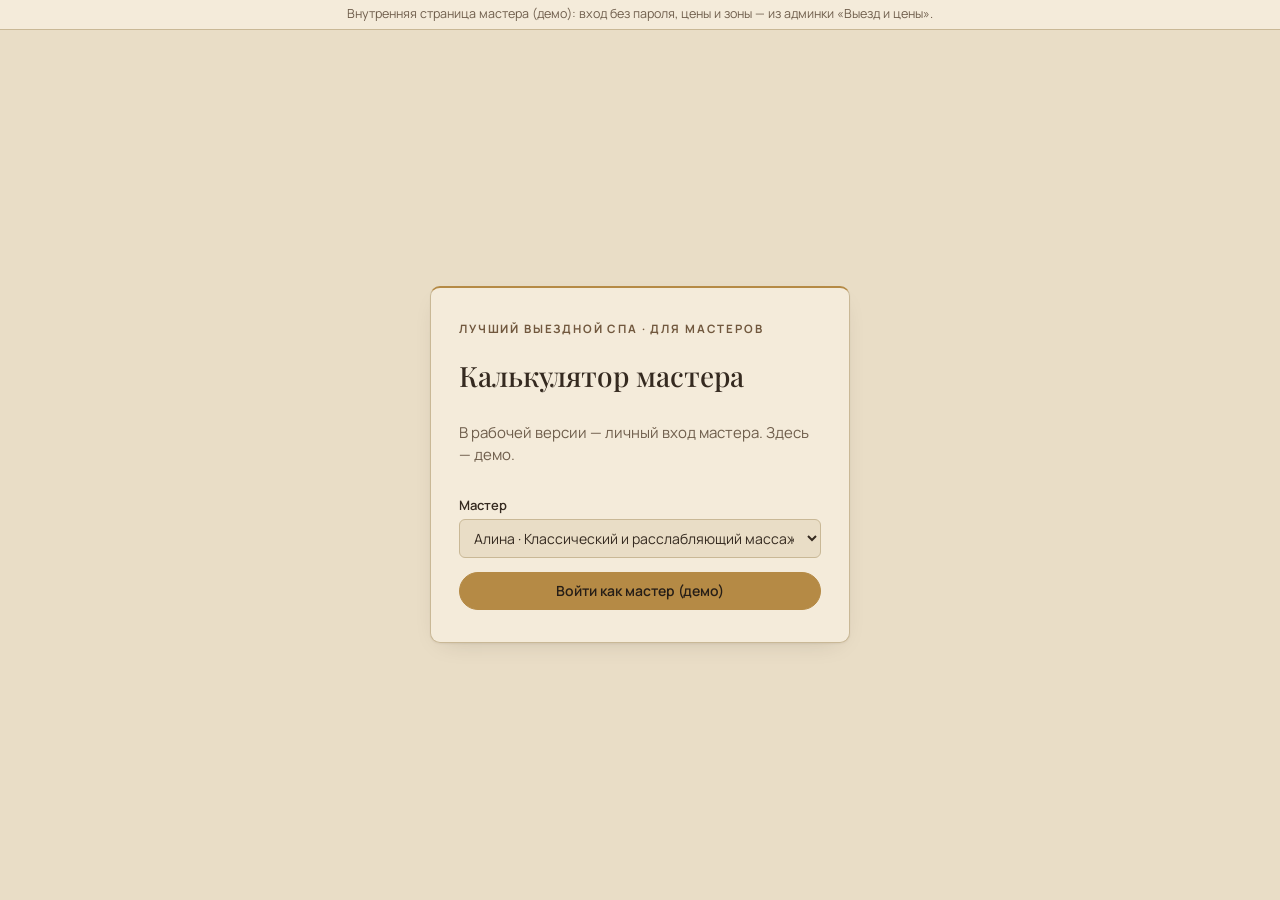
<file: master/index.html>
<!doctype html>
<html lang="ru">
<head>
<meta charset="utf-8">
<meta name="viewport" content="width=device-width, initial-scale=1">
<title>Калькулятор мастера (демо) — Лучший выездной спа в Казани</title>
<meta name="robots" content="noindex, nofollow">
<link rel="icon" href="data:,">
<link rel="preconnect" href="https://fonts.googleapis.com">
<link rel="preconnect" href="https://fonts.gstatic.com" crossorigin>
<link href="https://fonts.googleapis.com/css2?family=Manrope:wght@400;500;600;700&family=Playfair+Display:wght@500;600&display=swap" rel="stylesheet">
<link rel="stylesheet" href="../css/admin.css">
</head>
<body class="master">
<div class="demo-bar" role="note">Внутренняя страница мастера (демо): вход без пароля, цены и зоны — из админки «Выезд и цены».</div>

<section class="login" id="login" hidden aria-labelledby="loginTitle">
  <form class="login__card" id="loginForm">
    <p class="eyebrow">Лучший выездной спа · для мастеров</p>
    <h1 id="loginTitle">Калькулятор мастера</h1>
    <p class="muted">В рабочей версии — личный вход мастера. Здесь — демо.</p>
    <div class="field"><label for="who">Мастер</label><select id="who"></select></div>
    <button class="btn btn--gold" id="loginBtn" type="submit">Войти как мастер (демо)</button>
  </form>
</section>

<div id="app" hidden>
  <header class="topbar">
    <span class="topbar__title">Калькулятор мастера <span class="muted">(демо)</span></span>
    <span class="topbar__user" id="whoName"></span>
    <button type="button" class="btn btn--sm" id="logoutBtn">Выйти</button>
  </header>
  <main class="main" id="main" style="max-width:1100px;margin:0 auto">
    <div class="page-head"><div><h1>Расчёт визита</h1><p id="baseNote"></p></div></div>
    <div class="mc">
      <div>
        <section class="panel"><h2>Услуги</h2><div class="mc-svc" id="mSvc"></div></section>
        <section class="panel">
          <h2>Адрес клиента</h2>
          <div class="field combo">
            <label for="mAddr">Улица или посёлок</label>
            <input id="mAddr" type="text" autocomplete="off" role="combobox" aria-autocomplete="list" aria-expanded="false" aria-controls="mAddrList" placeholder="Например, Победы">
            <ul class="combo__list" id="mAddrList" role="listbox" hidden></ul>
          </div>
          <div class="field"><label for="mHouse">Дом</label><input id="mHouse" type="text" autocomplete="off"></div>
          <p class="small muted">Подсказки — тот же демо-справочник улиц, что в форме на сайте (координаты приблизительные).</p>
        </section>
        <section class="panel"><h2>Дополнительно</h2><label class="check"><input type="checkbox" id="mCouch"> <span id="mCouchLbl">Аренда кушетки</span></label></section>
      </div>
      <section class="panel" aria-labelledby="resTitle">
        <h2 id="resTitle">Итог</h2>
        <table class="calc" id="mCalc" aria-live="polite"></table>
        <div class="mc-total"><span>К оплате</span><strong id="mTotal">—</strong></div>
        <div class="actions"><button class="btn btn--gold" type="button" id="mQrBtn" disabled>Сформировать QR-код для оплаты</button></div>
        <div id="mQr"></div>
      </section>
    </div>
  </main>
</div>
<div class="toast" id="toast" role="status" aria-live="polite"></div>

<script src="../js/config.js"></script>
<script src="../js/data.js"></script>
<script src="../js/store.js"></script>
<script src="../js/master.js"></script>
</body>
</html>
</file>
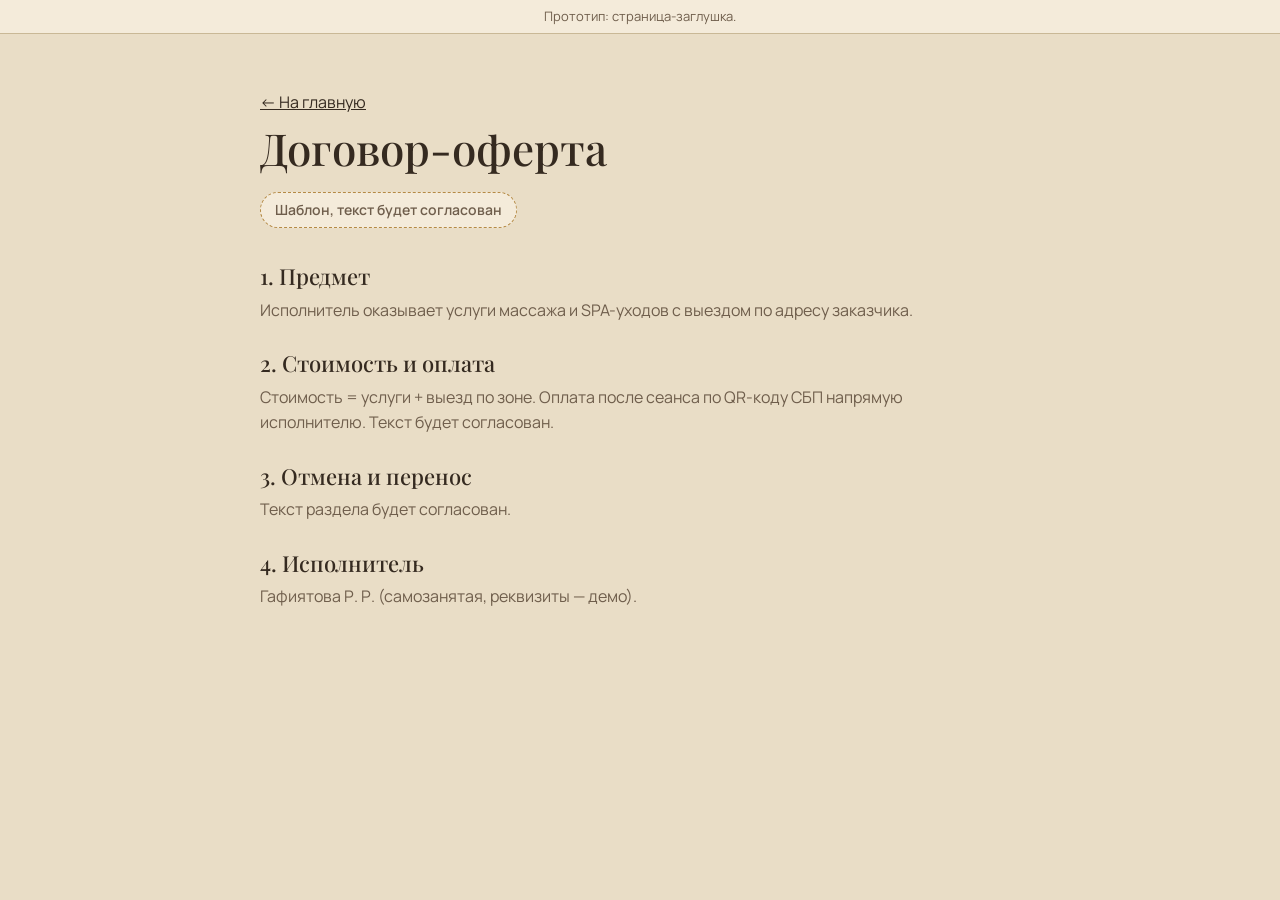
<file: offer.html>
<!doctype html>
<html lang="ru">
<head>
<meta charset="utf-8">
<meta name="viewport" content="width=device-width, initial-scale=1">
<title>Договор-оферта — шаблон (прототип)</title>
<meta name="robots" content="noindex">
<link rel="icon" href="data:,">
<link href="https://fonts.googleapis.com/css2?family=Manrope:wght@400;500;600;700&family=Playfair+Display:ital,wght@0,500;0,600;1,500&display=swap" rel="stylesheet">
<link rel="stylesheet" href="css/style.css">
<style>.doc{padding:56px 0 80px}.doc h1{font-size:clamp(30px,5vw,44px);margin:8px 0 18px}.doc .h3{font-size:22px;margin:28px 0 8px}.doc p{max-width:66ch;color:var(--muted)}.doc__tag{display:inline-block;margin-bottom:8px;padding:6px 14px;border:var(--bw) dashed var(--primary);border-radius:var(--radius-btn);background:var(--surface);font-size:14px;font-weight:600}</style>
</head>
<body>
<div class="demo-bar" role="note">Прототип: страница-заглушка.</div>
<main class="container container--narrow doc">
  <a href="./">← На главную</a>
  <h1>Договор-оферта</h1>
  <p class="doc__tag">Шаблон, текст будет согласован</p>
  <h2 class="h3">1. Предмет</h2><p>Исполнитель оказывает услуги массажа и SPA-уходов с выездом по адресу заказчика.</p><h2 class="h3">2. Стоимость и оплата</h2><p>Стоимость = услуги + выезд по зоне. Оплата после сеанса по QR-коду СБП напрямую исполнителю. Текст будет согласован.</p><h2 class="h3">3. Отмена и перенос</h2><p>Текст раздела будет согласован.</p><h2 class="h3">4. Исполнитель</h2><p>Гафиятова Р. Р. (самозанятая, реквизиты — демо).</p>
</main>
</body>
</html>
</file>
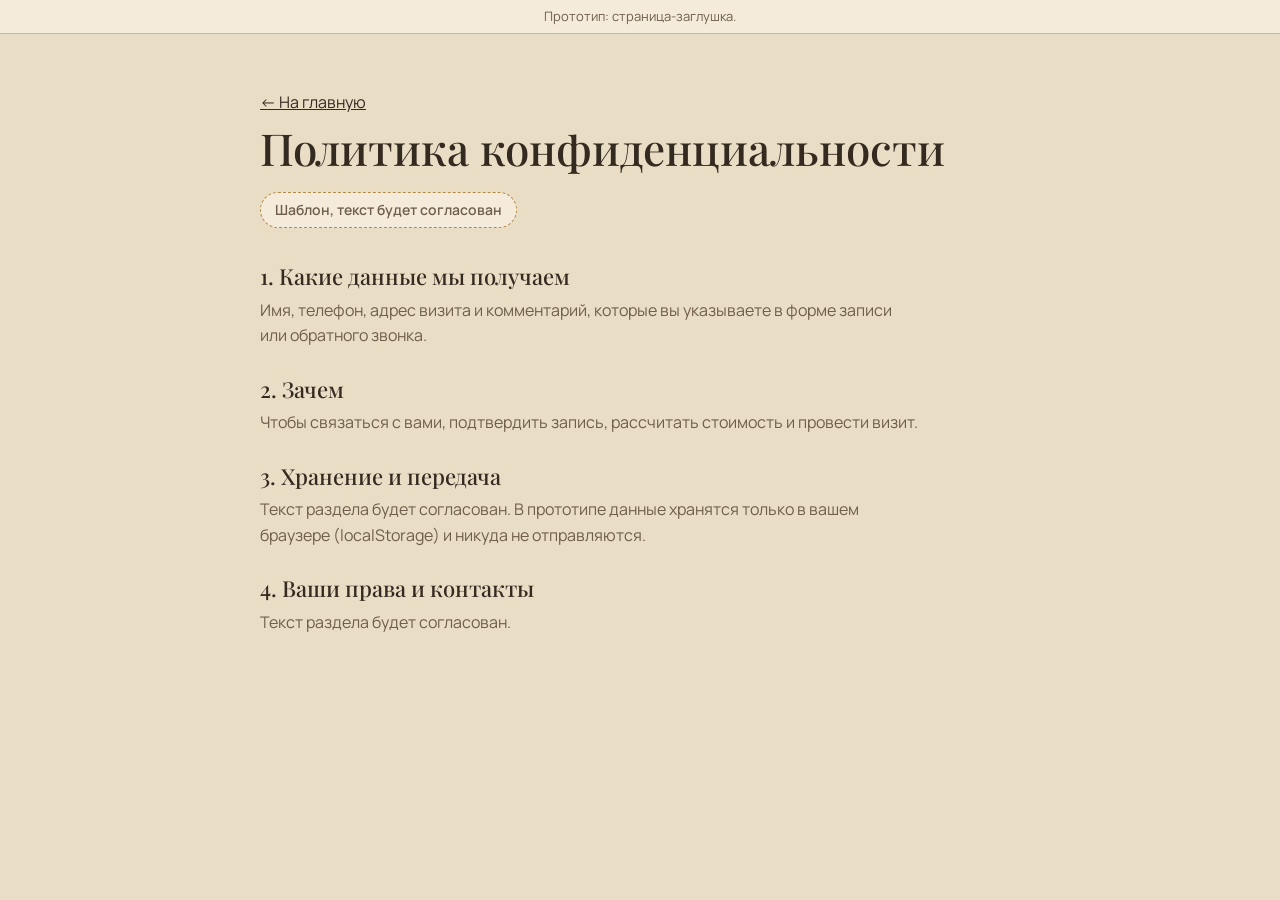
<file: privacy.html>
<!doctype html>
<html lang="ru">
<head>
<meta charset="utf-8">
<meta name="viewport" content="width=device-width, initial-scale=1">
<title>Политика конфиденциальности — шаблон (прототип)</title>
<meta name="robots" content="noindex">
<link rel="icon" href="data:,">
<link href="https://fonts.googleapis.com/css2?family=Manrope:wght@400;500;600;700&family=Playfair+Display:ital,wght@0,500;0,600;1,500&display=swap" rel="stylesheet">
<link rel="stylesheet" href="css/style.css">
<style>.doc{padding:56px 0 80px}.doc h1{font-size:clamp(30px,5vw,44px);margin:8px 0 18px}.doc .h3{font-size:22px;margin:28px 0 8px}.doc p{max-width:66ch;color:var(--muted)}.doc__tag{display:inline-block;margin-bottom:8px;padding:6px 14px;border:var(--bw) dashed var(--primary);border-radius:var(--radius-btn);background:var(--surface);font-size:14px;font-weight:600}</style>
</head>
<body>
<div class="demo-bar" role="note">Прототип: страница-заглушка.</div>
<main class="container container--narrow doc">
  <a href="./">← На главную</a>
  <h1>Политика конфиденциальности</h1>
  <p class="doc__tag">Шаблон, текст будет согласован</p>
  <h2 class="h3">1. Какие данные мы получаем</h2><p>Имя, телефон, адрес визита и комментарий, которые вы указываете в форме записи или обратного звонка.</p><h2 class="h3">2. Зачем</h2><p>Чтобы связаться с вами, подтвердить запись, рассчитать стоимость и провести визит.</p><h2 class="h3">3. Хранение и передача</h2><p>Текст раздела будет согласован. В прототипе данные хранятся только в вашем браузере (localStorage) и никуда не отправляются.</p><h2 class="h3">4. Ваши права и контакты</h2><p>Текст раздела будет согласован.</p>
</main>
</body>
</html>
</file>
<file: css/style.css>
/* Vintage Gold — токены строго по ТЗ */
:root{
  --bg:#E9DDC6; --surface:#F4EBDA; --text:#352A20; --muted:#6F5E4C;
  --primary:#B58A45; --accent:#8A6B4B; --accent2:#6F7A58; --border:#C9B896;
  --radius:6px; --radius-btn:999px; --radius-card:10px; --bw:1px;
  --shadow:0 1px 2px rgba(53,42,32,.06),0 10px 30px -12px rgba(53,42,32,.22);
  --container:1080px; --display:57px; --base:16px;
  --serif:"Playfair Display",Georgia,serif; --sans:"Manrope",system-ui,-apple-system,"Segoe UI",sans-serif;
}
*,*::before,*::after{box-sizing:border-box}
html{scroll-behavior:smooth}
body{margin:0;background:var(--bg);color:var(--text);font:400 var(--base)/1.6 var(--sans);-webkit-font-smoothing:antialiased}
img{max-width:100%;display:block}
a{color:inherit}
h1,h2,h3{font-family:var(--serif);font-weight:500;line-height:1.15;margin:0}
p{margin:0}
.muted{color:var(--muted)}
.container{max-width:var(--container);margin:0 auto;padding:0 20px}
.container--narrow{max-width:760px}
:focus-visible{outline:2px solid var(--accent);outline-offset:3px;border-radius:4px}
.skip{position:absolute;left:-9999px;top:8px;background:var(--surface);padding:8px 14px;border:var(--bw) solid var(--primary);border-radius:var(--radius);z-index:100}
.skip:focus{left:8px}
.demo-bar{background:var(--surface);border-bottom:var(--bw) solid var(--border);color:var(--muted);font-size:13px;text-align:center;padding:6px 16px}

/* header */
.header{position:sticky;top:0;z-index:20;background:rgba(233,221,198,.92);backdrop-filter:blur(8px);border-bottom:var(--bw) solid var(--border)}
.header__inner{display:flex;align-items:center;gap:20px;height:64px}
.wordmark{font-family:var(--serif);font-size:20px;text-decoration:none;white-space:nowrap}
.wordmark span{color:var(--accent);font-style:italic}
.nav{display:none;gap:24px;margin-left:auto;font-size:15px}
.nav a{text-decoration:none;color:var(--muted);padding:4px 0;border-bottom:var(--bw) solid transparent}
.nav a:hover{color:var(--text);border-bottom-color:var(--primary)}
.header .btn{margin-left:auto}
@media(min-width:860px){.nav{display:flex}.header .btn{margin-left:0}}

/* buttons + shine */
.btn{position:relative;overflow:hidden;display:inline-flex;align-items:center;justify-content:center;gap:8px;min-height:48px;padding:0 26px;border-radius:var(--radius-btn);font:600 15px/1 var(--sans);letter-spacing:.02em;text-decoration:none;cursor:pointer;border:var(--bw) solid var(--primary);transition:transform .2s ease,box-shadow .2s ease,background-color .2s ease;isolation:isolate}
.btn--sm{min-height:40px;padding:0 18px;font-size:14px}
/* Золотой CTA: заливка primary, по кромке бежит светлый блик (вращающийся conic-градиент через @property),
   на hover блик расширяется и появляется мягкое внутреннее свечение; поверх — косой sweep (::after). */
@property --cta-angle{syntax:"<angle>";initial-value:0deg;inherits:false}
@property --cta-spread{syntax:"<percentage>";initial-value:7%;inherits:false}
@property --cta-glow{syntax:"<number>";initial-value:0;inherits:false}
.btn--gold{
  color:var(--text);border:var(--bw) solid transparent;
  background:
    linear-gradient(180deg,color-mix(in srgb,var(--primary) 78%,var(--surface)) 0%,var(--primary) 48%,color-mix(in srgb,var(--primary) 86%,var(--accent)) 100%) padding-box,
    conic-gradient(from var(--cta-angle),var(--accent) 0%,var(--accent) calc(50% - var(--cta-spread)),var(--surface) 50%,var(--accent) calc(50% + var(--cta-spread)),var(--accent) 100%) border-box;
  box-shadow:var(--shadow),inset 0 1px 0 rgba(244,235,218,.45),inset 0 -10px 22px -12px rgba(138,107,75,calc(.25 + var(--cta-glow) * .35)),inset 0 0 18px rgba(244,235,218,calc(var(--cta-glow) * .35));
  animation:ctaSpin 4.5s linear infinite;
  transition:--cta-spread .7s cubic-bezier(.25,1,.5,1),--cta-glow .7s cubic-bezier(.25,1,.5,1),transform .2s ease;
}
.btn--gold:hover,.btn--gold:focus-visible{--cta-spread:22%;--cta-glow:1;transform:translateY(-1px)}
.btn--gold:active{transform:translateY(1px)}
@keyframes ctaSpin{to{--cta-angle:360deg}}
.btn--line{background:transparent;color:var(--text);border-color:var(--border)}
.btn--line:hover{border-color:var(--primary)}
.btn--ghost-light{background:transparent;color:var(--surface);border-color:rgba(244,235,218,.6)}
.btn--ghost-light:hover{border-color:var(--primary)}
.btn[disabled]{opacity:.45;cursor:not-allowed;transform:none}
.btn::after{content:"";position:absolute;inset:-2px auto -2px -60%;width:45%;background:linear-gradient(100deg,transparent 0%,rgba(244,235,218,.0) 15%,rgba(244,235,218,.65) 50%,rgba(244,235,218,0) 85%,transparent 100%);transform:skewX(-20deg);z-index:-1;pointer-events:none;opacity:0}
.btn:hover::after,.btn:focus-visible::after{animation:shine .9s ease forwards}
.btn--shine::after{animation:shineLoop 5s ease 1s infinite}
.btn--shine:hover::after,.btn--shine:focus-visible::after{animation:shine .9s ease forwards}
@keyframes shine{0%{left:-60%;opacity:1}100%{left:130%;opacity:1}}
@keyframes shineLoop{0%{left:-60%;opacity:1}22%{left:130%;opacity:1}100%{left:130%;opacity:1}}
@media (prefers-reduced-motion:reduce){
  html{scroll-behavior:auto}
  .btn,.btn::after{animation:none!important;transition:none}
  .btn::after{display:none}
  .btn--gold{--cta-angle:200deg;transition:none}
}

/* hero */
.hero{position:relative;min-height:min(88vh,760px);display:flex;align-items:flex-end;color:var(--surface);overflow:hidden}
.hero picture,.hero__img{position:absolute;inset:0;width:100%;height:100%}
.hero__img{object-fit:cover;object-position:center}
.hero__shade{position:absolute;inset:0;background:linear-gradient(90deg,rgba(53,42,32,.55) 0%,rgba(53,42,32,.15) 70%),linear-gradient(180deg,rgba(53,42,32,.4) 0%,rgba(53,42,32,.5) 45%,rgba(53,42,32,.85) 100%)}
.hero__content{position:relative;padding-top:120px;padding-bottom:56px;width:100%}
.display{font-size:clamp(38px,8vw,var(--display));max-width:12ch;letter-spacing:-.01em}
.hero__lead{max-width:560px;margin-top:18px;font-size:17px;color:rgba(244,235,218,.9)}
.hero__actions{display:flex;flex-wrap:wrap;gap:12px;margin-top:28px}
.hero__facts{list-style:none;margin:36px 0 0;padding:20px 0 0;border-top:var(--bw) solid rgba(181,138,69,.7);display:grid;gap:8px;font-size:14px;color:rgba(244,235,218,.85)}
.hero__facts li::before{content:"";display:inline-block;width:18px;height:1px;background:var(--primary);vertical-align:middle;margin-right:10px}
@media(min-width:720px){.hero__facts{grid-template-columns:repeat(3,auto);justify-content:start;gap:32px}}

/* sections */
.section{padding:72px 0}
.section--surface{background:var(--surface);border-top:var(--bw) solid var(--border);border-bottom:var(--bw) solid var(--border)}
.eyebrow{font-size:12px;letter-spacing:.18em;text-transform:uppercase;color:var(--accent);font-weight:600;display:flex;align-items:center;gap:12px;margin-bottom:14px}
.eyebrow::before{content:"";width:28px;height:1px;background:var(--primary)}
.eyebrow--light{color:var(--primary)}
.h2{font-size:clamp(28px,4.4vw,40px);max-width:20ch}
.h3{font-size:26px}
.note{margin-top:12px;color:var(--muted);font-size:14px}

/* steps */
.steps{list-style:none;padding:0;margin:40px 0 0;display:grid;gap:14px;grid-template-columns:1fr}
.step{background:var(--surface);border:var(--bw) solid var(--border);border-radius:var(--radius-card);padding:22px;position:relative}
.step__n{display:inline-grid;place-items:center;width:34px;height:34px;border:var(--bw) solid var(--primary);border-radius:50%;font-family:var(--serif);color:var(--accent);margin-bottom:12px}
.step h3{font-size:20px;margin-bottom:6px}
.step p{color:var(--muted);font-size:15px}
@media(min-width:620px){.steps{grid-template-columns:repeat(2,1fr)}}
@media(min-width:960px){.steps{grid-template-columns:repeat(3,1fr)}}

/* specialists */
.spec-grid{display:grid;gap:18px;margin-top:32px;grid-template-columns:1fr}
@media(min-width:600px){.spec-grid{grid-template-columns:repeat(2,1fr)}}
@media(min-width:960px){.spec-grid{grid-template-columns:repeat(3,1fr)}}
.spec{background:var(--bg);border:var(--bw) solid var(--border);border-radius:var(--radius-card);overflow:hidden;display:flex;flex-direction:column;box-shadow:var(--shadow)}
.spec__media{position:relative;aspect-ratio:4/5;background:var(--border)}
.spec__media img{width:100%;height:100%;object-fit:cover}
.spec__media::after{content:"";position:absolute;inset:10px;border:var(--bw) solid rgba(181,138,69,.75);border-radius:6px;pointer-events:none}
.badge{position:absolute;left:18px;top:18px;background:rgba(244,235,218,.92);color:var(--muted);font-size:12px;padding:3px 10px;border-radius:var(--radius-btn);border:var(--bw) solid var(--border);z-index:1}
.spec__body{padding:20px 20px 22px;display:flex;flex-direction:column;gap:8px;flex:1}
.spec__name{font-size:24px}
.spec__role{color:var(--accent);font-weight:600;font-size:14px}
.spec__text{color:var(--muted);font-size:15px}
.spec__meta{font-size:13px;color:var(--muted)}
.tags{display:flex;flex-wrap:wrap;gap:6px;list-style:none;padding:0;margin:4px 0 0}
.tags li{font-size:12px;border:var(--bw) solid var(--border);border-radius:var(--radius-btn);padding:2px 10px;color:var(--text)}
.spec__next{font-size:13px;color:var(--accent2);margin-top:auto;padding-top:8px}
.spec .btn{margin-top:10px;align-self:flex-start}

/* ritual */
.ritual__inner{display:grid;gap:32px;align-items:center}
.ritual__media{border-radius:var(--radius-card);overflow:hidden;border:var(--bw) solid var(--border);position:relative}
.ritual__media::after{content:"";position:absolute;inset:12px;border:var(--bw) solid rgba(181,138,69,.8);border-radius:6px}
.ticks{list-style:none;padding:0;margin:24px 0 0;display:grid;gap:12px}
.ticks li{padding-left:28px;position:relative}
.ticks li::before{content:"";position:absolute;left:0;top:.75em;width:16px;height:1px;background:var(--primary)}
@media(min-width:860px){.ritual__inner{grid-template-columns:480px 1fr;gap:56px}}

/* services */
.svc-list{list-style:none;padding:0;margin:32px 0 0;border-top:var(--bw) solid var(--border)}
.svc{display:grid;grid-template-columns:1fr auto;gap:4px 20px;padding:20px 0;border-bottom:var(--bw) solid var(--border)}
.svc h3{font-size:21px}
.svc p{grid-column:1/-1;color:var(--muted);font-size:15px;max-width:60ch}
.svc__price{font-family:var(--serif);font-size:20px;color:var(--accent);white-space:nowrap;text-align:right}
.svc__price small{display:block;font:500 13px var(--sans);color:var(--muted)}

/* booking */
.booking{display:grid;gap:24px;margin-top:32px;align-items:start}
@media(min-width:960px){.booking{grid-template-columns:1fr 340px}}
.wizard{background:var(--bg);border:var(--bw) solid var(--border);border-radius:var(--radius-card);padding:20px;box-shadow:var(--shadow)}
@media(min-width:620px){.wizard{padding:28px}}
.progress{list-style:none;display:flex;gap:6px;padding:0;margin:0 0 24px;counter-reset:p;overflow-x:auto}
.progress li{flex:1;min-width:58px;font-size:12px;color:var(--muted);padding-top:10px;border-top:2px solid var(--border);counter-increment:p}
.progress li::before{content:counter(p) ". "}
.progress li.is-done{border-top-color:var(--accent)}
.progress li.is-current{border-top-color:var(--primary);color:var(--text);font-weight:600}
.panel{border:0;padding:0;margin:0;min-width:0}
.panel__title{font-family:var(--serif);font-size:24px;padding:0;margin-bottom:18px;outline:none}
.choice-list{display:grid;gap:10px}
.choice{display:flex;gap:14px;align-items:center;padding:12px 14px;border:var(--bw) solid var(--border);border-radius:var(--radius-card);background:var(--surface);cursor:pointer;transition:border-color .15s}
.choice:hover{border-color:var(--accent)}
.choice input{position:absolute;opacity:0;pointer-events:none}
.choice__mark{flex:none;width:20px;height:20px;border:var(--bw) solid var(--accent);border-radius:50%;display:grid;place-items:center}
.choice--check .choice__mark{border-radius:4px}
.choice input:checked ~ .choice__mark::after{content:"";width:10px;height:10px;background:var(--accent);border-radius:inherit}
.choice:has(input:checked){border-color:var(--primary);box-shadow:inset 0 0 0 1px var(--primary)}
.choice:has(input:focus-visible){outline:2px solid var(--accent);outline-offset:2px}
.choice:has(input:disabled){opacity:.5;cursor:not-allowed}
.choice__img{width:52px;height:52px;border-radius:50%;object-fit:cover;flex:none;border:var(--bw) solid var(--border)}
.choice__main{flex:1;min-width:0}
.choice__title{font-weight:600}
.choice__sub{font-size:13px;color:var(--muted)}
.choice__price{font-family:var(--serif);color:var(--accent);white-space:nowrap}
.field{display:grid;gap:6px;margin-bottom:16px;position:relative}
.field label{font-weight:600;font-size:14px}
input[type=text],input[type=tel],textarea{width:100%;font:inherit;color:var(--text);background:var(--surface);border:var(--bw) solid var(--border);border-radius:var(--radius);padding:12px 14px;min-height:48px}
input:focus,textarea:focus{outline:none;border-color:var(--primary);box-shadow:0 0 0 3px rgba(181,138,69,.25)}
input[aria-invalid=true],textarea[aria-invalid=true]{border-color:var(--accent)}
.field--check{grid-template-columns:auto 1fr;align-items:start;gap:10px}
.field--check input{width:20px;height:20px;margin:2px 0 0;accent-color:var(--accent)}
.field--check label{font-weight:400;font-size:14px;color:var(--muted)}
.hint{font-size:13px;color:var(--muted)}
.row3{display:grid;gap:0 12px;grid-template-columns:1fr 1fr}
.row3 .field:last-child{grid-column:1/-1}
@media(min-width:620px){.row3{grid-template-columns:1fr 1fr 1.4fr}.row3 .field:last-child{grid-column:auto}}
.combo__list{position:absolute;left:0;right:0;top:78px;z-index:5;list-style:none;margin:0;padding:6px;background:var(--surface);border:var(--bw) solid var(--primary);border-radius:var(--radius);box-shadow:var(--shadow);max-height:260px;overflow:auto}
.combo__list li{padding:10px 12px;border-radius:4px;cursor:pointer;display:flex;justify-content:space-between;gap:12px}
.combo__list li span{font-size:13px;color:var(--muted)}
.combo__list li[aria-selected=true],.combo__list li:hover{background:var(--bg)}
.distance{margin-top:4px}
.distance__card{border:var(--bw) solid var(--border);border-left:3px solid var(--accent2);border-radius:var(--radius);padding:12px 14px;background:var(--surface);font-size:14px}
.distance__card--out{border-left-color:var(--accent)}
.days{display:flex;gap:8px;overflow-x:auto;padding:2px 2px 10px;margin-bottom:12px;scroll-snap-type:x mandatory}
.day{flex:none;scroll-snap-align:start;min-width:66px;padding:8px 6px;text-align:center;border:var(--bw) solid var(--border);border-radius:var(--radius);background:var(--surface);cursor:pointer;font:inherit;color:var(--text)}
.day b{display:block;font-family:var(--serif);font-size:20px;font-weight:500}
.day small{font-size:12px;color:var(--muted)}
.day[aria-checked=true]{border-color:var(--primary);box-shadow:inset 0 0 0 1px var(--primary)}
.slots{display:grid;grid-template-columns:repeat(auto-fill,minmax(78px,1fr));gap:8px}
.slot{min-height:44px;border:var(--bw) solid var(--border);border-radius:var(--radius);background:var(--surface);font:500 15px var(--sans);color:var(--text);cursor:pointer}
.slot:hover:not(:disabled){border-color:var(--accent)}
.slot[aria-checked=true]{border-color:var(--primary);box-shadow:inset 0 0 0 1px var(--primary);font-weight:700}
.slot:disabled{cursor:not-allowed;color:var(--muted);text-decoration:line-through;background:transparent}
.slot.is-hold:disabled{border-style:dashed;text-decoration:none}
.legend-line{font-size:12px;color:var(--muted);margin-top:12px;display:flex;flex-wrap:wrap;align-items:center;gap:6px 10px}
.dot{display:inline-block;width:12px;height:12px;border-radius:3px;border:var(--bw) solid var(--border);vertical-align:middle;margin-right:4px}
.dot--free{background:var(--surface)}
.dot--busy{background:transparent;position:relative}
.dot--busy::after{content:"";position:absolute;left:1px;right:1px;top:5px;height:1px;background:var(--muted)}
.dot--hold{border-style:dashed}
.error{color:var(--accent);font-size:14px;font-weight:600;min-height:1.4em;margin-top:6px}
.wizard__nav{display:flex;justify-content:space-between;gap:12px;margin-top:20px;padding-top:20px;border-top:var(--bw) solid var(--border)}
.summary{background:var(--bg);border:var(--bw) solid var(--border);border-radius:var(--radius-card);padding:22px;position:relative}
.summary::before{content:"";position:absolute;left:22px;right:22px;top:0;height:2px;background:var(--primary)}
@media(min-width:960px){.summary{position:sticky;top:84px}}
.summary__title{font-size:22px;margin-bottom:14px}
.summary__list{margin:0;display:grid;gap:10px;font-size:14px}
.summary__list div{display:grid;grid-template-columns:auto 1fr;gap:12px;justify-content:space-between}
.summary__list dt{color:var(--muted)}
.summary__list dd{margin:0;text-align:right}
.summary__total{display:flex;justify-content:space-between;align-items:baseline;margin-top:16px;padding-top:16px;border-top:var(--bw) solid var(--primary)}
.summary__total strong{font-family:var(--serif);font-size:28px;font-weight:500}
.formula{margin-top:14px;font-size:13px}
.formula summary{cursor:pointer;color:var(--accent);font-weight:600}
.formula p{margin-top:8px}

/* faq */
.faq{margin-top:28px;border-top:var(--bw) solid var(--border)}
.faq details{border-bottom:var(--bw) solid var(--border)}
.faq summary{list-style:none;cursor:pointer;padding:18px 36px 18px 0;font-family:var(--serif);font-size:19px;position:relative}
.faq summary::-webkit-details-marker{display:none}
.faq summary::after{content:"+";position:absolute;right:4px;top:14px;font-size:24px;color:var(--primary);transition:transform .2s}
.faq details[open] summary::after{transform:rotate(45deg)}
.faq details p{padding:0 0 18px;color:var(--muted);max-width:62ch}

/* contacts/footer */
.contacts{display:grid;gap:28px}
@media(min-width:860px){.contacts{grid-template-columns:1fr 1fr;align-items:end}}
.contacts__list{margin:0;display:grid;gap:0;border-top:var(--bw) solid var(--border)}
.contacts__list div{display:flex;justify-content:space-between;gap:16px;padding:14px 0;border-bottom:var(--bw) solid var(--border)}
.contacts__list dt{color:var(--muted)}
.contacts__list dd{margin:0;text-align:right}
.footer{padding:28px 0;font-size:14px}
.footer__inner{display:flex;flex-wrap:wrap;justify-content:space-between;gap:8px;border-top:var(--bw) solid var(--primary);padding-top:20px}

/* modal */
.modal{position:fixed;inset:0;z-index:50;display:grid;place-items:center;padding:16px}
.modal[hidden]{display:none}
.modal__backdrop{position:absolute;inset:0;background:rgba(53,42,32,.6)}
.modal__box{position:relative;background:var(--surface);border:var(--bw) solid var(--primary);border-radius:var(--radius-card);box-shadow:var(--shadow);padding:28px 22px;max-width:560px;width:100%;max-height:calc(100vh - 32px);overflow:auto;outline:none}
.modal__x{position:absolute;right:10px;top:8px;width:40px;height:40px;border:0;background:none;font-size:28px;color:var(--muted);cursor:pointer;border-radius:50%}
.modal__box .h3{margin:4px 0 8px;padding-right:30px}
.timeline{list-style:none;padding:0;margin:20px 0;display:grid;gap:0}
.timeline li{position:relative;padding:0 0 16px 30px;color:var(--muted);font-size:14px}
.timeline li::before{content:"";position:absolute;left:5px;top:6px;width:11px;height:11px;border-radius:50%;border:var(--bw) solid var(--border);background:var(--surface)}
.timeline li::after{content:"";position:absolute;left:10px;top:18px;bottom:0;width:1px;background:var(--border)}
.timeline li:last-child::after{display:none}
.timeline li.is-done{color:var(--text)}
.timeline li.is-done::before{background:var(--accent2);border-color:var(--accent2)}
.timeline li.is-current{color:var(--text);font-weight:600}
.timeline li.is-current::before{border-color:var(--primary);box-shadow:0 0 0 3px rgba(181,138,69,.3)}
.modal__actions{display:flex;flex-wrap:wrap;gap:10px;margin-top:22px;justify-content:flex-end}
body.no-scroll{overflow:hidden}
.section,.hero{scroll-margin-top:64px}
.choice{scroll-margin:90px 0 20px}
.booking>*{min-width:0}
.wizard__total{margin-top:16px;display:flex;justify-content:space-between;align-items:baseline;font-size:14px;color:var(--muted)}
.wizard__total strong{font-family:var(--serif);font-size:22px;font-weight:500;color:var(--text)}
@media(min-width:960px){.wizard__total{display:none}}

/* ===== v2: полосы светлая/тёмная, тёмные секции, аватарки, подвал ===== */
:root{
  --dark-1:color-mix(in srgb,var(--text) 72%,#000);   /* тёмный оттенок text */
  --dark-2:var(--text);
  --dark-3:color-mix(in srgb,var(--text) 62%,var(--accent)); /* text → accent */
  --on-dark:var(--surface);
  --on-dark-muted:rgba(233,221,198,.82);
  --line-dark:rgba(201,184,150,.32);
}
.section--dark{
  background:
    radial-gradient(120% 80% at 85% 0%,color-mix(in srgb,var(--accent) 38%,transparent) 0%,transparent 60%),
    linear-gradient(165deg,var(--dark-1) 0%,var(--dark-2) 55%,var(--dark-3) 100%);
  color:var(--on-dark);
  border-top:var(--bw) solid var(--primary);border-bottom:var(--bw) solid var(--primary);
}
.section--dark .eyebrow{color:var(--bg)}
.section--dark .note{color:var(--on-dark-muted)}
.section--dark .h2{color:var(--on-dark)}
/* светлые карточки/формы внутри тёмных секций остаются тёмным текстом */
.section--dark .spec,.section--dark .wizard,.section--dark .summary{color:var(--text)}
.section--dark .spec{border-color:color-mix(in srgb,var(--primary) 60%,var(--border));box-shadow:0 18px 40px -20px rgba(0,0,0,.55)}
.section--dark .wizard,.section--dark .summary{background:var(--surface);border-color:var(--primary);box-shadow:0 18px 40px -20px rgba(0,0,0,.55)}
.section--dark .wizard .choice,.section--dark .wizard input[type=text],.section--dark .wizard input[type=tel],.section--dark .wizard textarea,.section--dark .day,.section--dark .slot:not(:disabled),.section--dark .distance__card{background:var(--bg)}
.section--dark .summary__total{border-top-color:var(--primary)}
/* FAQ на тёмном */
.section--dark .faq{border-top-color:var(--line-dark)}
.section--dark .faq details{border-bottom-color:var(--line-dark)}
.section--dark .faq summary{color:var(--on-dark)}
.section--dark .faq details p{color:var(--on-dark-muted)}
/* сетка 5 карточек: неполный ряд по центру */
.spec-grid{display:flex;flex-wrap:wrap;justify-content:center}
.spec-grid>.spec{flex:0 1 100%}
@media(min-width:600px){.spec-grid>.spec{flex-basis:calc((100% - 18px)/2)}}
@media(min-width:960px){.spec-grid>.spec{flex-basis:calc((100% - 36px)/3)}}
/* выбранная специалистка: имя + аватарка */
.who{display:inline-flex;align-items:center;gap:8px;vertical-align:middle}
.who img{width:32px;height:32px;border-radius:50%;object-fit:cover;border:var(--bw) solid var(--primary);flex:none}
.summary__list dd .who{justify-content:flex-end}
.picked{display:flex;align-items:center;gap:12px;margin:-4px 0 18px;padding:10px 12px;border:var(--bw) solid var(--border);border-radius:var(--radius-card);background:var(--bg)}
.picked[hidden]{display:none}
.picked img{width:48px;height:48px;border-radius:50%;object-fit:cover;border:var(--bw) solid var(--primary);flex:none}
.picked__txt{flex:1;min-width:0;font-size:14px;color:var(--muted);line-height:1.35}
.picked__txt b{display:block;font-family:var(--serif);font-weight:500;font-size:19px;color:var(--text)}
.picked button{font:600 13px var(--sans);color:var(--accent);background:none;border:0;border-bottom:var(--bw) solid var(--primary);padding:2px 0;cursor:pointer}
.choice__img{width:56px;height:56px;border-color:var(--primary)}
/* подвал: тёмный, с затемнённой картинкой */
.footer{position:relative;overflow:hidden;color:var(--on-dark);padding:64px 0 28px;background:var(--dark-1);border-top:var(--bw) solid var(--primary);font-size:15px}
.footer__bg{position:absolute;inset:0;background:linear-gradient(180deg,rgba(53,42,32,.86) 0%,rgba(36,28,21,.95) 100%);}
.footer.is-bg .footer__bg{background:linear-gradient(180deg,rgba(53,42,32,.84) 0%,rgba(36,28,21,.94) 100%),url("../images/footer-bg-1200.webp") center/cover no-repeat}
.footer__inner{position:relative;display:grid;gap:28px;border-top:0;padding-top:0;align-items:start}
@media(min-width:860px){.footer__inner{grid-template-columns:1.3fr 1.4fr auto;align-items:center}}
.wordmark--light{color:var(--on-dark);font-size:24px}
.wordmark--light span{color:var(--bg)}
.footer__brand p{margin-top:8px;color:var(--on-dark-muted);max-width:34ch}
.footer__nav{display:flex;flex-wrap:wrap;gap:10px 22px}
.footer__nav a{color:var(--on-dark-muted);text-decoration:none;border-bottom:var(--bw) solid transparent}
.footer__nav a:hover{color:var(--on-dark);border-bottom-color:var(--primary)}
.footer__bottom{position:relative;display:flex;flex-wrap:wrap;justify-content:space-between;gap:8px;margin-top:36px;padding-top:18px;border-top:var(--bw) solid var(--line-dark);font-size:13px;color:var(--on-dark-muted)}
.footer :focus-visible,.section--dark .faq :focus-visible{outline-color:var(--bg)}
.display{max-width:14ch}
/* контраст AA: мелкий текст акцентом — тёмный оттенок accent; текст на золоте — тёмный оттенок text */
:root{--accent-ink:color-mix(in srgb,var(--accent) 70%,var(--text))}
.eyebrow,.spec__role,.error,.formula summary,.svc__price,.choice__price,.picked button,.step__n{color:var(--accent-ink)}
.spec__next{color:var(--muted)}
.spec__next::before{content:"";display:inline-block;width:8px;height:8px;border-radius:50%;background:var(--accent2);margin-right:8px;vertical-align:middle}
.btn--gold{color:var(--dark-1)}
.section--dark .eyebrow{color:var(--bg)}
.hero .eyebrow--light{color:var(--bg)}
@media(max-width:619px){.progress li{min-width:0;white-space:nowrap}.progress li:not(.is-current){font-size:0;flex:0 0 34px}.progress li:not(.is-current)::before{font-size:12px;content:counter(p)}.progress li.is-current{flex:1}}
.footer__admin{color:var(--on-dark-muted);margin-left:10px}
.ph-photo{width:100%;height:100%;display:grid;place-items:center;font:500 72px var(--serif);color:var(--accent-ink);background:var(--bg)}
</file>
<file: css/v2.css>
/* ===== v3 главная (12 блоков): шапка, категории, акции, галерея, отзывы, основатель, лид-форма, диалоги =====
   Только токены Vintage Gold и их оттенки из style.css, новых цветов нет. */
html{scroll-padding-top:72px}
@media(min-width:1024px){html{scroll-padding-top:116px}}
.section,.hero{scroll-margin-top:0}
html.dlg-open{overflow:hidden}

/* --- шапка --- */
.header__inner{gap:12px;height:60px}
.header .btn{margin-left:0}
.header .wordmark{display:none}
.hphone{display:inline-flex;align-items:center;gap:6px;text-decoration:none;font-weight:600;font-size:15px;white-space:nowrap;color:var(--text)}
.hphone svg{color:var(--accent-ink);flex:none}
.hphone small{font-size:11px;font-weight:600;color:var(--muted);border:var(--bw) solid var(--border);border-radius:var(--radius-btn);padding:1px 6px}
.hsoc,.hcert{display:none}
.hbook{margin-left:auto!important;white-space:nowrap}
.soc{display:inline-grid;place-items:center;width:38px;height:38px;border-radius:50%;border:var(--bw) solid var(--border);color:var(--accent-ink);text-decoration:none}
.soc:hover{border-color:var(--primary);color:var(--text)}
.soc.is-noted{border-color:var(--primary);box-shadow:0 0 0 3px rgba(181,138,69,.25)}
.burger{flex:none;width:42px;height:42px;border:var(--bw) solid var(--border);border-radius:50%;background:transparent;cursor:pointer;display:grid;place-items:center;padding:0}
.burger span,.burger span::before,.burger span::after{display:block;width:18px;height:1.5px;background:var(--text);position:relative;transition:transform .2s}
.burger span::before,.burger span::after{content:"";position:absolute;left:0}
.burger span::before{top:-6px}.burger span::after{top:6px}
.burger[aria-expanded=true] span{background:transparent}
.burger[aria-expanded=true] span::before{transform:translateY(6px) rotate(45deg)}
.burger[aria-expanded=true] span::after{transform:translateY(-6px) rotate(-45deg)}
.nav{display:none;margin:0;position:absolute;left:0;right:0;top:100%;background:var(--surface);border-bottom:var(--bw) solid var(--primary);box-shadow:var(--shadow);max-height:calc(100vh - 100px);overflow:auto}
.nav.is-open{display:block}
.nav__inner{display:grid;gap:0;padding-top:8px;padding-bottom:16px}
.nav__inner>a{color:var(--text);font-size:16px;padding:12px 0;border-bottom:var(--bw) solid var(--border)}
.nav__extra{display:flex;flex-wrap:wrap;align-items:center;gap:12px;padding-top:14px}
.nav__soc{display:flex;gap:8px}
.nav__soc .soc{width:auto;padding:0 14px;border-radius:var(--radius-btn);font-size:14px;height:40px}
@media(max-width:380px){.hphone small{display:none}}
@media(min-width:600px){.header .wordmark{display:block}}
@media(min-width:1024px){
  .burger{display:none}
  .header__inner{height:64px;gap:16px}
  .hphone{margin-left:auto}
  .hsoc{display:flex;gap:6px}
  .hcert{display:inline-flex}
  .hbook{margin-left:0!important}
  .nav,.nav.is-open{display:block;position:static;background:transparent;box-shadow:none;border-bottom:0;border-top:var(--bw) solid var(--border);max-height:none;overflow:visible}
  .nav__inner{display:flex;flex-wrap:wrap;gap:4px 22px;padding-top:0;padding-bottom:0;height:42px;align-items:center}
  .nav__inner>a{font-size:14px;padding:4px 0;border-bottom:var(--bw) solid transparent;color:var(--muted)}
  .nav__inner>a:hover{color:var(--text);border-bottom-color:var(--primary)}
  .nav__extra{display:none}
}
@media(min-width:600px) and (max-width:1023px){.header .wordmark{margin-right:auto}.hbook{margin-left:0!important}}

/* --- hero --- */
.display{max-width:16ch}
.hero__promo{display:inline-flex;align-items:baseline;gap:10px;margin-top:20px;padding:8px 16px;border:var(--bw) solid var(--primary);border-radius:var(--radius-btn);background:rgba(36,28,21,.62);color:var(--surface);font-size:16px}
.hero__promo b{font-family:var(--serif);font-size:24px;font-weight:600;color:var(--bg)}
.hero__promo small{font-size:12px;color:rgba(244,235,218,.9)}

/* --- услуги: двухколоночный заголовок и фото-карточки --- */
.split-head{display:grid;gap:18px 48px;align-items:end}
.split-head__side p{color:var(--muted);max-width:46ch;margin-bottom:16px}
@media(min-width:860px){.split-head{grid-template-columns:1.1fr 1fr}}
.btn--caps{text-transform:uppercase;letter-spacing:.12em}
.cats{display:grid;gap:14px;margin-top:36px;grid-template-columns:repeat(2,1fr)}
@media(min-width:860px){.cats{grid-template-columns:repeat(4,1fr);gap:18px}}
.cat{position:relative;display:block;padding:0;border:var(--bw) solid var(--border);border-radius:var(--radius-card);overflow:hidden;aspect-ratio:4/5;cursor:pointer;background:var(--dark-1);font:inherit;color:var(--surface);text-align:left;box-shadow:var(--shadow)}
.cat img{width:100%;height:100%;object-fit:cover;transition:transform .5s ease}
.cat::before{content:"";position:absolute;inset:0;background:linear-gradient(180deg,rgba(36,28,21,0) 35%,rgba(36,28,21,.88) 100%);z-index:1}
.cat::after{content:"";position:absolute;inset:8px;border:var(--bw) solid rgba(181,138,69,.75);border-radius:6px;z-index:1;pointer-events:none}
.cat__txt{position:absolute;left:16px;right:16px;bottom:16px;z-index:2;display:grid;gap:2px}
.cat__t{font-family:var(--serif);font-size:clamp(19px,2.4vw,24px);letter-spacing:.08em;text-transform:uppercase}
.cat__s{font-size:13px;color:rgba(244,235,218,.88)}
.cat:hover img,.cat:focus-visible img{transform:scale(1.04)}
.cat:focus-visible{outline:2px solid var(--accent);outline-offset:3px}
@media (prefers-reduced-motion:reduce){.cat img{transition:none}.cat:hover img{transform:none}}

/* --- акции --- */
.promos{display:grid;gap:16px;margin-top:32px}
@media(min-width:860px){.promos{grid-template-columns:repeat(3,1fr);gap:18px}}
.promo{background:var(--surface);color:var(--text);border:var(--bw) solid color-mix(in srgb,var(--primary) 60%,var(--border));border-radius:var(--radius-card);padding:24px;display:flex;flex-direction:column;gap:10px;box-shadow:0 18px 40px -20px rgba(0,0,0,.55)}
.promo__big{font:500 44px/1 var(--serif);color:var(--accent-ink)}
.promo h3{font-size:22px}
.promo p:not(.promo__big){color:var(--muted);font-size:15px}
.promo .btn{margin-top:auto;align-self:flex-start}

/* --- как работаем --- */
@media(min-width:960px){.steps--4{grid-template-columns:repeat(4,1fr)}}
.bring{margin-top:40px}
@media(min-width:860px){.bring{grid-template-columns:420px 1fr}}
.bring .h3{font-size:28px}

/* --- мастера --- */
.spec .btn--gold{align-self:stretch}

/* --- галерея --- */
.gallery{display:grid;gap:28px}
.gallery__text p:not(.eyebrow):not(.note){margin-top:14px;color:var(--muted);max-width:52ch}
.gallery__text .h2{margin-bottom:4px}
.gallery__grid{display:grid;gap:10px;grid-template-columns:repeat(2,1fr)}
.gallery__grid img{width:100%;height:100%;object-fit:cover;border-radius:var(--radius-card);border:var(--bw) solid var(--border);aspect-ratio:4/3}
.gallery__grid .g1{grid-column:1/-1;aspect-ratio:16/10}
@media(min-width:960px){
  .gallery{grid-template-columns:360px 1fr;gap:48px;align-items:center}
  .gallery__grid{grid-template-columns:1.1fr 1fr 1fr;grid-template-rows:repeat(2,180px)}
  .gallery__grid img{aspect-ratio:auto}
  .gallery__grid .g1{grid-column:1;grid-row:1/3;aspect-ratio:auto}
}

/* --- отзывы: карусель --- */
.carousel{margin-top:32px;outline:none}
.carousel:focus-visible{outline:2px solid var(--bg);outline-offset:6px;border-radius:var(--radius-card)}
.carousel__track{display:grid;grid-auto-flow:column;grid-auto-columns:100%;gap:18px;overflow-x:auto;scroll-snap-type:x mandatory;scrollbar-width:none;overscroll-behavior-x:contain}
.carousel__track::-webkit-scrollbar{display:none}
@media(min-width:860px){.carousel__track{grid-auto-columns:calc((100% - 18px)/2)}}
.review{scroll-snap-align:start;background:var(--surface);color:var(--text);border:var(--bw) solid color-mix(in srgb,var(--primary) 60%,var(--border));border-radius:var(--radius-card);padding:24px;display:flex;flex-direction:column;gap:14px;min-height:220px}
.review__tag{align-self:flex-start;font-size:12px;font-weight:600;color:var(--muted);border:var(--bw) dashed var(--border);border-radius:var(--radius-btn);padding:3px 10px}
.review blockquote{margin:0;font:italic 500 19px/1.5 var(--serif);color:var(--text)}
.review blockquote::before{content:"«"}.review blockquote::after{content:"»"}
.review__who{margin-top:auto;font-size:14px;color:var(--muted)}
.src{font-weight:700;color:var(--accent-ink)}
.carousel__nav{display:flex;align-items:center;justify-content:center;gap:14px;margin-top:18px}
.cbtn{width:44px;height:44px;border-radius:50%;border:var(--bw) solid var(--primary);background:transparent;color:var(--on-dark);font-size:18px;cursor:pointer}
.cbtn:disabled{opacity:.4;cursor:default}
.cbtn:focus-visible,.dots button:focus-visible{outline:2px solid var(--bg);outline-offset:3px}
.dots{display:flex;gap:4px}
.dots button{width:24px;height:24px;border:0;background:transparent;cursor:pointer;padding:0;display:grid;place-items:center}
.dots button::before{content:"";width:9px;height:9px;border-radius:50%;border:var(--bw) solid var(--bg)}
.dots button[aria-current=true]::before{background:var(--primary);border-color:var(--primary)}
.videos__title{margin-top:48px;color:var(--on-dark)}
.videos{display:grid;gap:14px;margin-top:16px}
@media(min-width:720px){.videos{grid-template-columns:repeat(3,1fr);gap:18px}}
.vthumb{margin:0}
.vthumb button{position:relative;display:block;width:100%;aspect-ratio:16/9;border:var(--bw) solid color-mix(in srgb,var(--primary) 60%,var(--border));border-radius:var(--radius-card);background:var(--dark-1) center/cover no-repeat;cursor:pointer;overflow:hidden}
.vthumb button::before{content:"";position:absolute;inset:0;background:rgba(36,28,21,.55)}
.play{position:absolute;left:50%;top:50%;width:58px;height:58px;margin:-29px 0 0 -29px;border-radius:50%;border:var(--bw) solid var(--primary);background:rgba(36,28,21,.55)}
.play::after{content:"";position:absolute;left:23px;top:18px;border-style:solid;border-width:11px 0 11px 17px;border-color:transparent transparent transparent var(--surface)}
.vthumb button:hover .play,.vthumb button:focus-visible .play{background:var(--primary)}
.vthumb figcaption{margin-top:8px;font-size:14px;color:var(--on-dark-muted)}
.section--dark #videoNote{min-height:1.4em}

/* --- основатель --- */
.founder{display:grid;gap:32px;align-items:center}
@media(min-width:860px){.founder{grid-template-columns:380px 1fr;gap:56px}}
.founder__media{position:relative;border-radius:var(--radius-card);overflow:hidden;border:var(--bw) solid var(--border);aspect-ratio:4/5;max-width:420px}
.founder__media img{width:100%;height:100%;object-fit:cover}
.founder__media::after{content:"";position:absolute;inset:12px;border:var(--bw) solid rgba(181,138,69,.8);border-radius:6px}
.founder__text p:not(.eyebrow):not(.note){margin-top:16px;max-width:60ch;font-size:17px}
.founder__sign{font:italic 500 24px var(--serif)!important;color:var(--accent-ink)}

/* --- лид-форма --- */
.leadbox{display:grid;gap:24px;background:var(--surface);border:var(--bw) solid var(--primary);border-radius:var(--radius-card);padding:28px 22px;box-shadow:var(--shadow);position:relative}
.leadbox::before{content:"";position:absolute;left:24px;right:24px;top:0;height:2px;background:var(--primary)}
@media(min-width:860px){.leadbox{grid-template-columns:1.2fr 1fr;gap:48px;padding:40px;align-items:center}}
.leadbox .h2{font-size:clamp(24px,3.4vw,32px);max-width:24ch}
.leadform .btn{width:100%}
.leadform__ok{margin-top:12px;padding:12px 14px;border-left:3px solid var(--accent2);background:var(--bg);border-radius:var(--radius);font-size:14px}
.field--check a{color:var(--text)}

/* --- подвал --- */
@media(min-width:860px){.footer__inner--v2{grid-template-columns:1.2fr 1.1fr 1fr;align-items:start}}
.footer__h{font:600 12px var(--sans);letter-spacing:.18em;text-transform:uppercase;color:var(--bg);margin-bottom:12px}
.footer__exec{margin-top:14px!important;font-size:14px}
.footer__contacts{border-top-color:var(--line-dark)}
.footer__contacts div{border-bottom-color:var(--line-dark);padding:9px 0}
.footer__contacts dt{color:var(--on-dark-muted)}
.footer__contacts dd{color:var(--on-dark)}
.footer__cta{margin-top:18px}
.footer__bottom a{color:var(--on-dark)}

/* --- диалоги --- */
.dlg{border:var(--bw) solid var(--primary);border-radius:var(--radius-card);background:var(--surface);color:var(--text);padding:0;width:min(640px,calc(100vw - 24px));max-height:calc(100dvh - 24px);box-shadow:0 30px 60px -20px rgba(0,0,0,.5);overflow:auto;overscroll-behavior:contain}
.dlg--wide{width:min(1040px,calc(100vw - 24px))}
.dlg::backdrop{background:rgba(36,28,21,.62)}
.dlg__head{position:sticky;top:0;z-index:6;display:flex;justify-content:space-between;align-items:flex-start;gap:12px;padding:18px 20px 14px;background:var(--surface);border-bottom:var(--bw) solid var(--border)}
.dlg__head .eyebrow{margin-bottom:4px}
.dlg__x{flex:none;width:42px;height:42px;border:var(--bw) solid var(--border);border-radius:50%;background:transparent;font-size:24px;line-height:1;color:var(--text);cursor:pointer}
.dlg__x:hover{border-color:var(--primary)}
.dlg>.svc-list,.dlg>.ptabs,.dlg>.note,.dlg>form,.dlg>section,.dlg__foot{margin-left:20px;margin-right:20px}
.dlg__foot{display:flex;justify-content:flex-end;gap:10px;padding:16px 0 20px}
.dlg form .dlg__foot{margin:0}
.dlg>form{padding:16px 0 4px}
.dlg .booking{margin:16px 0 20px}
.dlg .summary{position:static}
@media(min-width:960px){.dlg .summary{position:sticky;top:96px}}
.dlg .wizard{box-shadow:none}
@media(max-width:619px){
  .dlg,.dlg--wide{width:100vw;max-width:100vw;max-height:100dvh;height:100dvh;border-radius:0;border-width:0;margin:0}
  .dlg>.svc-list,.dlg>.ptabs,.dlg>.note,.dlg>form,.dlg>section,.dlg__foot{margin-left:14px;margin-right:14px}
  .dlg .wizard{padding:16px}
}
.ptabs{display:flex;flex-wrap:wrap;gap:8px;margin-top:16px}
.ptabs button{min-height:38px;padding:0 16px;border-radius:var(--radius-btn);border:var(--bw) solid var(--border);background:transparent;font:600 14px var(--sans);color:var(--text);cursor:pointer}
.ptabs button[aria-pressed=true]{border-color:var(--primary);background:var(--bg);box-shadow:inset 0 0 0 1px var(--primary)}
.dlg .svc-list{margin-top:14px}
.svc__go{grid-column:1/-1;justify-self:start;margin-top:6px}
.nominals{border:0;padding:0;margin:0 0 16px;display:flex;flex-wrap:wrap;gap:8px}
.nominals legend{font-weight:600;font-size:14px;margin-bottom:8px;padding:0}
.nominals label{position:relative}
.nominals input{position:absolute;opacity:0}
.nominals span{display:inline-flex;align-items:center;min-height:44px;padding:0 18px;border:var(--bw) solid var(--border);border-radius:var(--radius-btn);background:var(--bg);font-weight:600;cursor:pointer}
.nominals input:checked+span{border-color:var(--primary);box-shadow:inset 0 0 0 1px var(--primary)}
.nominals input:focus-visible+span{outline:2px solid var(--accent);outline-offset:2px}
@media(max-width:479px){
  .header__inner{gap:8px}
  .header .container{padding-left:14px;padding-right:14px}
  .hbook__more{display:none}
  .hphone{font-size:14px;gap:4px}
  .hphone small{border:0;padding:0;font-size:10px;align-self:flex-start}
  .hbook{padding:0 16px}
}
</file>
<file: css/admin.css>
/* Админка: те же токены Vintage Gold, рабочий светлый интерфейс */
:root{
  --bg:#E9DDC6; --surface:#F4EBDA; --text:#352A20; --muted:#6F5E4C;
  --primary:#B58A45; --accent:#8A6B4B; --accent2:#6F7A58; --border:#C9B896;
  --radius:6px; --radius-btn:999px; --radius-card:10px; --bw:1px;
  --shadow:0 1px 2px rgba(53,42,32,.06),0 8px 24px -14px rgba(53,42,32,.25);
  --dark-1:color-mix(in srgb,var(--text) 72%,#000);
  --accent-ink:color-mix(in srgb,var(--accent) 70%,var(--text));
  --accent2-ink:color-mix(in srgb,var(--accent2) 65%,var(--text));
  --serif:"Playfair Display",Georgia,serif; --sans:"Manrope",system-ui,-apple-system,"Segoe UI",sans-serif;
}
*,*::before,*::after{box-sizing:border-box}
html,body{margin:0}
body{background:var(--bg);color:var(--text);font:400 15px/1.5 var(--sans);-webkit-font-smoothing:antialiased}
h1,h2,h3{font-family:var(--serif);font-weight:500;line-height:1.2;margin:0}
a{color:var(--accent-ink)}
.muted{color:var(--muted)} .small{font-size:13px}
:focus-visible{outline:2px solid var(--accent);outline-offset:2px;border-radius:4px}
.demo-bar{background:var(--surface);border-bottom:var(--bw) solid var(--border);color:var(--muted);font-size:12.5px;text-align:center;padding:5px 12px}
.eyebrow{font-size:11.5px;letter-spacing:.16em;text-transform:uppercase;color:var(--accent-ink);font-weight:700;margin:0 0 8px}
[hidden]{display:none!important}

/* buttons: без бликов и анимаций */
.btn{display:inline-flex;align-items:center;justify-content:center;gap:6px;min-height:38px;padding:0 16px;border-radius:var(--radius-btn);font:600 14px/1 var(--sans);cursor:pointer;border:var(--bw) solid var(--border);background:var(--surface);color:var(--text);text-decoration:none;white-space:nowrap}
.btn:hover{border-color:var(--accent)}
.btn--gold{background:var(--primary);border-color:var(--primary);color:var(--dark-1)}
.btn--gold:hover{border-color:var(--accent)}
.btn--line{background:transparent}
.btn--sm{min-height:32px;padding:0 12px;font-size:13px}
.btn--danger{color:var(--accent-ink);border-color:var(--accent)}
.btn[disabled]{opacity:.5;cursor:not-allowed}
.link{background:none;border:0;padding:0;font:inherit;color:var(--accent-ink);cursor:pointer;text-decoration:underline;text-underline-offset:3px;text-align:left}

/* login */
.login{min-height:calc(100vh - 30px);display:grid;place-items:center;padding:20px}
.login__card{background:var(--surface);border:var(--bw) solid var(--border);border-top:2px solid var(--primary);border-radius:var(--radius-card);box-shadow:var(--shadow);padding:32px 28px;max-width:420px;width:100%;display:grid;gap:14px}
.login__card h1{font-size:28px}

/* layout */
.app{display:grid;grid-template-columns:232px 1fr;min-height:calc(100vh - 30px)}
.topbar{display:none}
.sidebar{background:var(--surface);border-right:var(--bw) solid var(--border);padding:18px 12px;display:flex;flex-direction:column;gap:2px;position:sticky;top:0;height:calc(100vh - 30px);overflow:auto}
.sidebar__brand{font-family:var(--serif);font-size:18px;padding:4px 10px 16px;border-bottom:var(--bw) solid var(--primary);margin-bottom:10px}
.sidebar__brand em{color:var(--accent-ink)}
.sidebar__brand small{display:block;font:500 12px var(--sans);color:var(--muted);margin-top:2px}
.sidebar a[data-nav]{display:flex;justify-content:space-between;align-items:center;padding:9px 10px;border-radius:var(--radius);text-decoration:none;color:var(--text);font-weight:500;border-left:2px solid transparent}
.sidebar a[data-nav]:hover{background:var(--bg)}
.sidebar a[aria-current=page]{background:var(--bg);border-left-color:var(--primary);font-weight:700}
.count{min-width:22px;padding:0 7px;border-radius:999px;border:var(--bw) dashed var(--accent);font-size:12px;text-align:center;color:var(--accent-ink);font-weight:700}
.count:empty{display:none}
.sidebar__foot{margin-top:auto;display:grid;gap:10px;padding:16px 10px 4px;border-top:var(--bw) solid var(--border);font-size:14px}
.main{padding:22px 26px 60px;min-width:0;outline:none}
.page-head{display:flex;flex-wrap:wrap;align-items:flex-end;justify-content:space-between;gap:12px;margin-bottom:16px}
.page-head h1{font-size:28px}
.page-head p{margin:4px 0 0;color:var(--muted);font-size:14px}
@media(max-width:860px){
  .app{grid-template-columns:1fr}
  .topbar{display:flex;align-items:center;gap:12px;padding:8px 14px;background:var(--surface);border-bottom:var(--bw) solid var(--border);position:sticky;top:0;z-index:20}
  .topbar__title{font-family:var(--serif);font-size:18px;flex:1}
  .topbar__user{font-size:12px;color:var(--muted)}
  .burger{width:40px;height:40px;border:var(--bw) solid var(--border);border-radius:var(--radius);background:var(--bg);font-size:18px;cursor:pointer;color:var(--text)}
  .sidebar{position:fixed;z-index:30;top:0;left:0;bottom:0;height:auto;width:min(280px,85vw);transform:translateX(-102%);transition:transform .2s ease;box-shadow:var(--shadow)}
  .sidebar.is-open{transform:none}
  .main{padding:16px 14px 60px}
}
@media(prefers-reduced-motion:reduce){.sidebar{transition:none}}
@media(min-width:861px){.topbar__user{display:none}}

/* panels, forms */
.panel{background:var(--surface);border:var(--bw) solid var(--border);border-radius:var(--radius-card);padding:16px 18px;box-shadow:var(--shadow)}
.panel h2{font-size:19px;margin-bottom:10px}
.panel+.panel{margin-top:14px}
.grid2{display:grid;gap:14px}
@media(min-width:1000px){.grid2{grid-template-columns:1.25fr 1fr;align-items:start}}
.form{display:grid;gap:12px;grid-template-columns:repeat(auto-fill,minmax(220px,1fr))}
.field{display:grid;gap:4px;align-content:start}
.field--wide{grid-column:1/-1}
.field label,.field .lbl{font-weight:600;font-size:13px}
.field .hint{font-size:12.5px;color:var(--muted)}
input[type=text],input[type=tel],input[type=number],input[type=time],input[type=date],input[type=search],select,textarea{font:inherit;font-size:14px;color:var(--text);background:#fff0;background-color:var(--bg);border:var(--bw) solid var(--border);border-radius:var(--radius);padding:8px 10px;min-height:38px;width:100%}
input:focus,select:focus,textarea:focus{outline:none;border-color:var(--primary);box-shadow:0 0 0 3px rgba(181,138,69,.25)}
.check{display:flex;gap:8px;align-items:center;font-size:14px}
.check input{width:18px;height:18px;accent-color:var(--accent)}
.checks{display:grid;gap:6px;grid-template-columns:repeat(auto-fill,minmax(200px,1fr))}
.actions{display:flex;flex-wrap:wrap;gap:8px;margin-top:14px}

/* status chips */
.chip{display:inline-flex;align-items:center;gap:6px;padding:2px 9px;border-radius:999px;border:var(--bw) solid var(--border);font-size:12px;font-weight:700;letter-spacing:.03em;white-space:nowrap;color:var(--text);background:var(--surface)}
.chip::before{content:"";width:7px;height:7px;border-radius:50%;background:var(--border)}
.st-hold{border-style:dashed;border-color:var(--accent);color:var(--accent-ink)} .st-hold::before{background:var(--primary)}
.st-confirmed{border-color:var(--accent2);color:var(--accent2-ink)} .st-confirmed::before{background:var(--accent2)}
.st-done{border-color:var(--accent);color:var(--accent-ink)} .st-done::before{background:var(--accent)}
.st-paid{border-color:var(--accent2);background:var(--bg);color:var(--accent2-ink)} .st-paid::before{background:var(--accent2);box-shadow:0 0 0 2px var(--bg),0 0 0 3px var(--accent2)}
.st-cancelled,.st-expired{color:var(--muted)} .st-cancelled::before,.st-expired::before{background:var(--muted)}
.timer{font-variant-numeric:tabular-nums;font-size:12px;color:var(--accent-ink);font-weight:700;margin-left:6px}

/* filters */
.filters{display:flex;flex-wrap:wrap;gap:6px;margin-bottom:12px;align-items:center}
.fbtn{border:var(--bw) solid var(--border);background:var(--surface);border-radius:999px;padding:5px 12px;font:600 13px var(--sans);color:var(--text);cursor:pointer}
.fbtn[aria-pressed=true]{border-color:var(--primary);box-shadow:inset 0 0 0 1px var(--primary);background:var(--bg)}
.fbtn span{color:var(--muted);font-weight:500;margin-left:4px}
.filters input[type=search]{max-width:260px;margin-left:auto}

/* table */
.table{width:100%;border-collapse:collapse;background:var(--surface);border:var(--bw) solid var(--border);border-radius:var(--radius-card);overflow:hidden;font-size:14px}
.table th{text-align:left;font-size:12px;font-weight:700;letter-spacing:.04em;text-transform:uppercase;color:var(--muted);padding:10px 12px;border-bottom:var(--bw) solid var(--primary);background:var(--surface)}
.table td{padding:10px 12px;border-bottom:var(--bw) solid var(--border);vertical-align:middle}
.table tbody tr{cursor:pointer}
.table tbody tr:hover,.table tbody tr:focus-within{background:var(--bg)}
.table tr:last-child td{border-bottom:0}
.table .num{text-align:right;font-variant-numeric:tabular-nums;white-space:nowrap}
.who{display:inline-flex;align-items:center;gap:8px}
.who img,.ava{width:30px;height:30px;border-radius:50%;object-fit:cover;border:var(--bw) solid var(--primary);flex:none;background:var(--bg)}
.ava--lg{width:56px;height:56px}
.ava--xl{width:96px;height:120px;border-radius:var(--radius)}
.rowlink{color:var(--text);text-decoration:none;font-weight:700}
@media(max-width:760px){
  .table thead{display:none}
  .table,.table tbody,.table tr,.table td{display:block;width:100%}
  .table tr{padding:10px 12px;border-bottom:var(--bw) solid var(--border)}
  .table td{border:0;padding:2px 0}
  .table td[data-l]::before{content:attr(data-l) ": ";color:var(--muted);font-size:12px}
  .table .num{text-align:left}
  .filters input[type=search]{max-width:none;margin-left:0}
}

/* request card */
.kv{display:grid;grid-template-columns:auto 1fr;gap:6px 14px;margin:0;font-size:14px}
.kv dt{color:var(--muted)} .kv dd{margin:0}
.calc{width:100%;border-collapse:collapse;font-size:14px}
.calc td{padding:6px 0;border-bottom:var(--bw) dashed var(--border)}
.calc td:last-child{text-align:right;font-variant-numeric:tabular-nums;white-space:nowrap}
.calc tr.total td{border-bottom:0;border-top:var(--bw) solid var(--primary);padding-top:10px;font-family:var(--serif);font-size:20px}
.calc .sub{color:var(--muted);font-size:12.5px}
.history{list-style:none;padding:0;margin:0;font-size:13.5px;display:grid;gap:6px}
.history time{color:var(--muted);margin-right:8px;font-variant-numeric:tabular-nums}
.warn{border:var(--bw) solid var(--accent);border-left-width:3px;background:var(--bg);padding:8px 10px;border-radius:var(--radius);font-size:13.5px;margin-top:10px}
.back{display:inline-block;margin-bottom:10px;font-size:14px}

/* calendar */
.cal-tools{display:flex;flex-wrap:wrap;gap:8px;align-items:center;margin-bottom:12px}
.seg{display:inline-flex;border:var(--bw) solid var(--border);border-radius:999px;overflow:hidden}
.seg button{border:0;background:var(--surface);padding:7px 14px;font:600 13px var(--sans);color:var(--text);cursor:pointer}
.seg button[aria-pressed=true]{background:var(--bg);box-shadow:inset 0 -2px 0 var(--primary)}
.cal-wrap{overflow-x:auto;border:var(--bw) solid var(--border);border-radius:var(--radius-card);background:var(--surface)}
.cal{display:grid;min-width:720px;position:relative}
.cal__head{position:sticky;top:0;z-index:2;background:var(--surface);border-bottom:var(--bw) solid var(--primary);padding:8px 6px;font-size:13px;font-weight:700;display:flex;align-items:center;gap:6px;min-height:48px}
.cal__head small{display:block;font-weight:500;color:var(--muted)}
.cal__times{position:relative;border-right:var(--bw) solid var(--border)}
.cal__times span{position:absolute;right:6px;font-size:11.5px;color:var(--muted);transform:translateY(-50%)}
.cal__col{position:relative;border-right:var(--bw) solid var(--border);background:repeating-linear-gradient(180deg,transparent 0,transparent 59px,var(--border) 59px,var(--border) 60px)}
.cal__col:last-child{border-right:0}
.cal__off{position:absolute;left:0;right:0;background:repeating-linear-gradient(135deg,rgba(201,184,150,.25) 0 6px,transparent 6px 12px)}
.ev{position:absolute;left:4px;right:4px;border-radius:5px;padding:3px 6px;font-size:12px;line-height:1.3;overflow:hidden;cursor:pointer;border:var(--bw) solid var(--accent2);background:var(--bg);color:var(--text);text-align:left;font-family:inherit}
.ev b{display:block;font-size:12px}
.ev__buf{position:absolute;left:0;right:0;bottom:0;background:repeating-linear-gradient(135deg,rgba(111,122,88,.18) 0 4px,transparent 4px 8px);border-top:var(--bw) dashed var(--accent2);font-size:10.5px;color:var(--muted);padding:0 6px}
.ev.is-hold{border-style:dashed;border-color:var(--accent);background:var(--surface)}
.ev.is-hold .ev__buf{border-top-color:var(--accent)}
.ev.is-done,.ev.is-paid{border-color:var(--border);color:var(--muted)}
.ev.is-block{border-color:var(--muted);background:repeating-linear-gradient(135deg,var(--bg) 0 6px,var(--surface) 6px 12px)}
.legend{display:flex;flex-wrap:wrap;gap:12px;font-size:12.5px;color:var(--muted);margin-top:10px}
.legend i{display:inline-block;width:14px;height:12px;border-radius:3px;border:var(--bw) solid var(--accent2);background:var(--bg);vertical-align:middle;margin-right:5px}
.legend .l-hold{border-style:dashed;border-color:var(--accent);background:var(--surface)}
.legend .l-buf{background:repeating-linear-gradient(135deg,rgba(111,122,88,.3) 0 3px,transparent 3px 6px)}
.legend .l-block{border-color:var(--muted);background:repeating-linear-gradient(135deg,var(--bg) 0 3px,var(--surface) 3px 6px)}

/* specialists */
.cards{display:grid;gap:12px;grid-template-columns:repeat(auto-fill,minmax(280px,1fr))}
.scard{display:flex;gap:12px;align-items:flex-start}
.scard h3{font-size:18px}
.scard p{margin:2px 0;font-size:13.5px;color:var(--muted)}
.photo-edit{display:flex;gap:14px;align-items:center;flex-wrap:wrap}
.photo-edit img,.photo-edit .ph{width:96px;height:120px;object-fit:cover;border-radius:var(--radius);border:var(--bw) solid var(--primary);background:var(--bg);display:grid;place-items:center;font:500 36px var(--serif)}
.svc-row{display:grid;grid-template-columns:1fr 120px;gap:8px;align-items:center}

/* services table inputs */
.svc-table td{cursor:default}
.svc-table input{min-height:34px;padding:6px 8px}
.svc-table .ord{display:flex;gap:4px}
.svc-table .ord button{width:30px;height:30px;border:var(--bw) solid var(--border);background:var(--surface);border-radius:var(--radius);cursor:pointer;color:var(--text)}

/* pricing preview */
.preview{background:var(--bg);border:var(--bw) solid var(--border);border-radius:var(--radius);padding:12px}

/* qr */
.qr{display:grid;justify-items:center;gap:8px;text-align:center}
.qr canvas{border:var(--bw) solid var(--border);border-radius:var(--radius);background:#fff0;background-color:var(--surface);image-rendering:pixelated;width:200px;height:200px}
.qr__tag{font-size:12px;font-weight:700;letter-spacing:.1em;color:var(--accent-ink);text-transform:uppercase}

/* dialog, toast */
.dlg{border:var(--bw) solid var(--primary);border-radius:var(--radius-card);padding:0;max-width:520px;width:calc(100% - 24px);background:var(--surface);color:var(--text);box-shadow:var(--shadow)}
.dlg::backdrop{background:rgba(53,42,32,.5)}
.dlg__form{padding:20px;display:grid;gap:12px;max-height:85vh;overflow:auto}
.dlg h2{font-size:22px}
.dlg__actions{display:flex;justify-content:flex-end;gap:8px;margin-top:4px}
.toast{position:fixed;right:16px;bottom:16px;z-index:60;background:var(--dark-1);color:var(--surface);padding:10px 14px;border-radius:var(--radius);font-size:14px;opacity:0;transform:translateY(8px);transition:opacity .2s,transform .2s;pointer-events:none;max-width:calc(100% - 32px)}
.toast.is-on{opacity:1;transform:none}
@media(prefers-reduced-motion:reduce){.toast{transition:none}}
.empty{padding:24px;text-align:center;color:var(--muted);background:var(--surface);border:var(--bw) dashed var(--border);border-radius:var(--radius-card)}
.ev__main{display:block;overflow:hidden}
.cal__times span:first-child{transform:translateY(2px)}
.cal__times span:last-child{transform:translateY(-110%)}
@media(min-width:861px){.app{background:linear-gradient(90deg,var(--surface) 231px,var(--border) 231px,var(--border) 232px,transparent 232px)}.sidebar{border-right:0}}

/* выезд по зонам */
.modes{display:flex;flex-wrap:wrap;gap:8px 18px;margin-bottom:12px}
.zfs{border:var(--bw) solid var(--border);border-radius:8px;padding:10px 14px 14px;margin:12px 0;min-width:0}
.zfs legend{padding:0 6px}
.zfs.is-off{opacity:.55}
.ztable input{width:100%;min-width:70px}
@media(max-width:760px){
  .ztable thead{display:table-header-group}
  .ztable{display:table}.ztable tbody{display:table-row-group}.ztable tr{display:table-row;padding:0}
  .ztable td{display:table-cell;width:auto;padding:4px 6px}
  .ztable td[data-l]::before{content:none}
}

/* калькулятор мастера (/master/) */
.mc{display:grid;gap:18px;align-items:start}
@media(min-width:900px){.mc{grid-template-columns:1.2fr 1fr}}
.mc .panel h2{margin-bottom:10px}
.mc-svc{display:grid;gap:8px}
.mc-svc label{display:flex;align-items:center;gap:10px;padding:10px 12px;border:var(--bw) solid var(--border);border-radius:8px;background:var(--surface);cursor:pointer}
.mc-svc label:has(input:checked){border-color:var(--primary);box-shadow:inset 0 0 0 1px var(--primary)}
.mc-svc input{width:18px;height:18px;accent-color:var(--accent)}
.mc-svc .t{flex:1}
.mc-svc .p{font-weight:700;white-space:nowrap}
.combo{position:relative}
.combo__list{position:absolute;left:0;right:0;top:100%;z-index:5;list-style:none;margin:4px 0 0;padding:6px;background:var(--surface);border:var(--bw) solid var(--primary);border-radius:6px;box-shadow:var(--shadow);max-height:240px;overflow:auto}
.combo__list li{padding:9px 10px;border-radius:4px;cursor:pointer;display:flex;justify-content:space-between;gap:10px}
.combo__list li span{font-size:12px;color:var(--muted)}
.combo__list li[aria-selected=true],.combo__list li:hover{background:var(--bg)}
.mc-total{display:flex;justify-content:space-between;align-items:baseline;margin-top:12px;padding-top:12px;border-top:2px solid var(--primary)}
.mc-total strong{font:500 30px var(--serif)}
.mc .qr{margin-top:14px}
.login__who{display:grid;gap:8px;margin:14px 0}
.master .topbar{display:flex;align-items:center;gap:12px;padding:10px 20px;background:var(--surface);border-bottom:var(--bw) solid var(--border);position:sticky;top:0;z-index:20}
.master .topbar__user{margin-left:auto}
.master .main{padding:24px 20px 48px}
.master .calc .sub{font-size:12px;color:var(--muted)}
@media(max-width:600px){.master .topbar__title .muted{display:none}.master .topbar{padding:8px 14px}.master .topbar__user{font-size:12px}}
.master .topbar__user{display:inline!important;color:var(--muted);font-size:14px}
</file>
<file: anketa/anketa.css>
/* Опросник: поверх Vintage Gold (css/style.css) */
body.anketa{
  padding-bottom:calc(132px + env(safe-area-inset-bottom,0px));
}
.anketa .header{position:sticky;top:0;z-index:20;background:rgba(233,221,198,.94);backdrop-filter:blur(8px);border-bottom:var(--bw) solid var(--border)}
.anketa .header__inner{display:flex;align-items:center;gap:12px;height:56px}
.anketa .wordmark{font-size:18px;margin-right:auto}
.anketa .header__tag{font-size:13px;color:var(--muted);white-space:nowrap}
.anketa .header .btn{margin-left:0}

.notice{
  background:var(--surface);border:var(--bw) solid var(--border);border-left:3px solid var(--accent);
  border-radius:var(--radius-card);padding:16px 18px;margin:20px 0 8px;box-shadow:var(--shadow);
}
.notice p+p{margin-top:8px}
.notice strong{font-weight:700}

.intro{padding:28px 0 8px}
.intro h1{font-size:clamp(28px,7vw,40px);max-width:16ch;margin-bottom:12px}
.intro .lead{font-size:16px;max-width:42em}
.intro .lead+p{margin-top:10px}

.toc{display:flex;gap:8px;overflow-x:auto;padding:4px 0 12px;margin:16px 0 8px;position:sticky;top:56px;z-index:15;background:linear-gradient(var(--bg) 70%,transparent);scrollbar-width:thin}
.toc a{
  flex:none;display:inline-flex;align-items:center;min-height:40px;padding:0 14px;
  border:var(--bw) solid var(--border);border-radius:var(--radius-btn);background:var(--surface);
  text-decoration:none;font:600 13px/1 var(--sans);color:var(--text);white-space:nowrap;
}
.toc a:hover{border-color:var(--primary)}

.sec{
  background:var(--surface);border:var(--bw) solid var(--border);border-radius:var(--radius-card);
  padding:22px 18px 10px;margin:20px 0;box-shadow:var(--shadow);
}
@media(min-width:620px){.sec{padding:28px 28px 14px}}
.sec__head{margin-bottom:18px}
.sec__head h2{font-size:26px;margin-bottom:8px}
.subh{font-family:var(--serif);font-size:20px;font-weight:500;margin:22px 0 12px;padding-top:8px;border-top:var(--bw) solid var(--border)}
.sec .subh:first-of-type{border-top:0;padding-top:0;margin-top:0}

.q{margin:0 0 20px}
.q legend,.q__label{font-weight:600;font-size:15px;margin-bottom:8px;display:block;padding:0}
.q fieldset{border:0;margin:0;padding:0;min-width:0}
.star{color:var(--accent);font-weight:700;margin-left:2px}
.known{font-size:13px;color:var(--muted);margin:0 0 8px;font-weight:400}

.opts{display:grid;gap:8px}
.anketa .choice{position:relative}
.anketa .choice input{position:absolute;opacity:0;pointer-events:none}
.other{display:none;margin-top:8px}
.q:has(input[value="__other__"]:checked) .other{display:block}

.anketa input[type=email],
.anketa input[type=url],
.anketa input[type=number],
.anketa input[type=search],
.anketa select,
.anketa textarea{
  width:100%;font:inherit;font-size:16px;color:var(--text);background:var(--surface);
  border:var(--bw) solid var(--border);border-radius:var(--radius);padding:12px 14px;min-height:48px;
}
.anketa input[type=text],
.anketa input[type=tel],
.anketa input[type=email]{background:#fff;background-color:#fffdf8}
.anketa textarea{min-height:96px;resize:vertical;line-height:1.45}
.anketa input:focus,
.anketa select:focus,
.anketa textarea:focus{outline:none;border-color:var(--primary);box-shadow:0 0 0 3px rgba(181,138,69,.25)}
.grid2,.grid3{display:grid;gap:0 14px}
@media(min-width:620px){
  .grid2{grid-template-columns:1fr 1fr}
  .grid3{grid-template-columns:1fr 1fr 1fr}
}

.photo-note{
  background:var(--bg);border:var(--bw) dashed var(--primary);border-radius:var(--radius);
  padding:12px 14px;margin:0 0 18px;font-size:14px;
}

.card.staff{
  border:var(--bw) solid var(--border);border-radius:var(--radius-card);
  padding:14px 14px 4px;margin:0 0 14px;background:var(--bg);
}
.staff__head{display:flex;align-items:center;gap:10px;margin-bottom:10px}
.staff__head h3{font-size:18px;flex:1}
.staff-actions{display:flex;flex-wrap:wrap;gap:8px;margin:4px 0 16px}

.zones{
  width:100%;border-collapse:collapse;font-size:14px;margin:0 0 12px;
  background:var(--bg);border-radius:var(--radius);overflow:hidden;
}
.zones th,.zones td{border:var(--bw) solid var(--border);padding:8px 10px;text-align:left}
.zones th{font-weight:600;background:color-mix(in srgb,var(--surface) 70%,var(--primary) 8%)}

.svc-table{width:100%;border-collapse:separate;border-spacing:0 8px;margin:0 0 8px}
.svc-table th{font-size:12px;color:var(--muted);font-weight:600;text-align:left;padding:0 8px}
.svc-table td{padding:0 4px;vertical-align:middle}
.svc-table input{min-height:44px;width:100%;font:inherit;font-size:16px;color:var(--text);background:#fffdf8;border:var(--bw) solid var(--border);border-radius:var(--radius);padding:8px 10px}
.svc-table .col-dur,.svc-table .col-price{width:96px}
.svc-table .col-del{width:44px}
.svc-del{min-width:40px;min-height:40px;padding:0;border:var(--bw) solid var(--border);border-radius:var(--radius);background:transparent;color:var(--muted);cursor:pointer;font:600 16px var(--sans)}
.svc-del:hover{border-color:var(--accent);color:var(--text)}
@media(max-width:619px){
  .svc-table thead{display:none}
  .svc-table,.svc-table tbody,.svc-table tr,.svc-table td{display:block;width:100%}
  .svc-table tr{background:var(--bg);border:var(--bw) solid var(--border);border-radius:var(--radius);padding:10px;margin:0 0 10px}
  .svc-table td{padding:4px 0}
  .svc-table .col-dur,.svc-table .col-price,.svc-table .col-del{width:auto;display:inline-block}
  .svc-table .col-dur,.svc-table .col-price{width:calc(50% - 24px)}
  .svc-table .col-del{width:auto;float:right}
}

.actions-bar{
  position:fixed;left:0;right:0;bottom:0;z-index:30;
  background:rgba(244,235,218,.96);backdrop-filter:blur(8px);
  border-top:var(--bw) solid var(--border);
  padding:10px 16px calc(10px + env(safe-area-inset-bottom,0px));
  box-shadow:0 -8px 24px -12px rgba(53,42,32,.3);
}
.actions-bar__inner{max-width:var(--container);margin:0 auto;display:grid;grid-template-columns:1fr 1fr;gap:8px;align-items:center}
.actions-bar .btn{min-width:0;width:100%;min-height:44px;padding:0 14px}
.actions-bar #btnDownload{grid-column:1/-1}
.save-state{font-size:12px;color:var(--muted);grid-column:1/-1;margin:0;line-height:1.35}
@media(min-width:720px){
  .actions-bar__inner{display:flex;flex-wrap:wrap}
  .actions-bar .btn{width:auto;min-width:160px}
  .actions-bar #btnDownload{grid-column:auto}
  .save-state{width:auto;margin-left:auto}
}

.toast{
  position:fixed;left:50%;bottom:calc(128px + env(safe-area-inset-bottom,0px));
  transform:translateX(-50%) translateY(12px);z-index:40;
  background:var(--text);color:var(--surface);padding:10px 16px;border-radius:var(--radius-btn);
  font:600 14px var(--sans);opacity:0;pointer-events:none;transition:opacity .2s,transform .2s;
  max-width:calc(100% - 32px);
}
.toast.is-on{opacity:1;transform:translateX(-50%) translateY(0)}

.anketa-foot{text-align:center;padding:8px 0 16px;font-size:13px;color:var(--muted)}
.anketa-foot a{color:var(--accent)}
</file>
